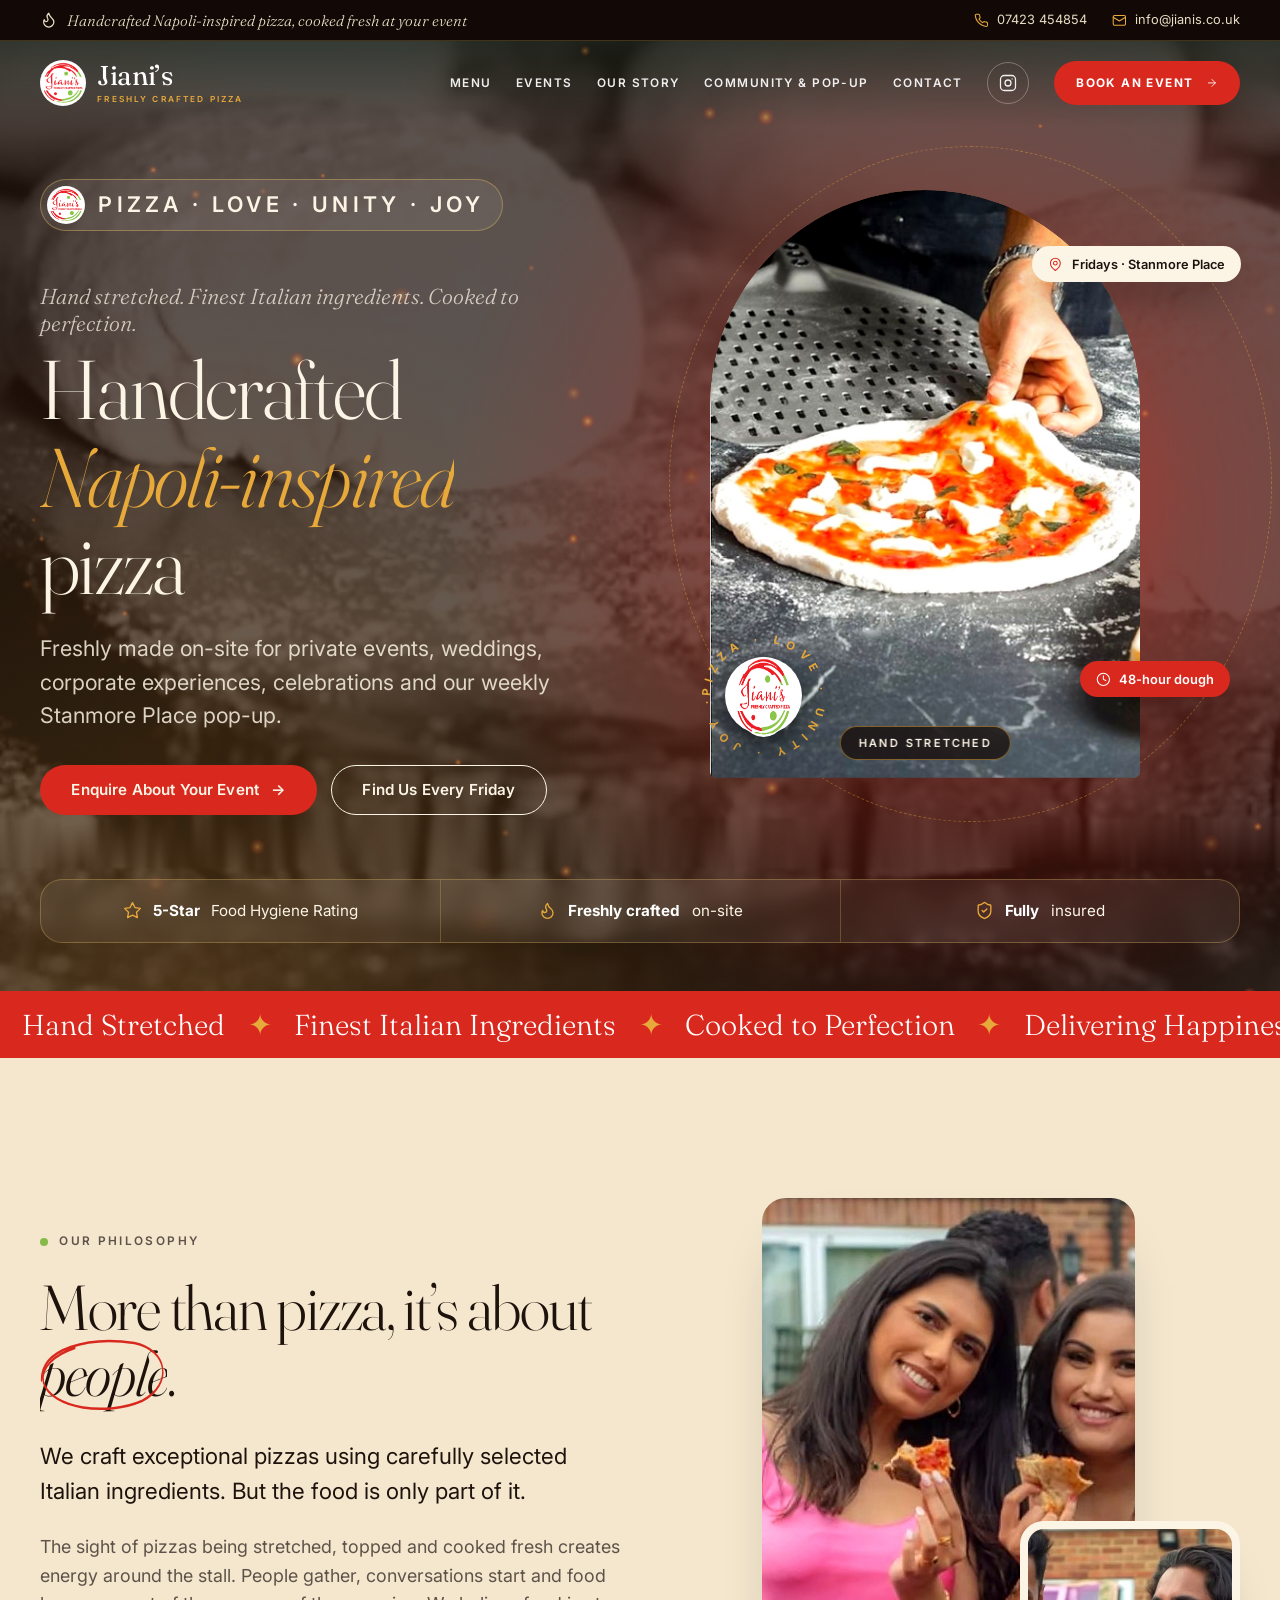
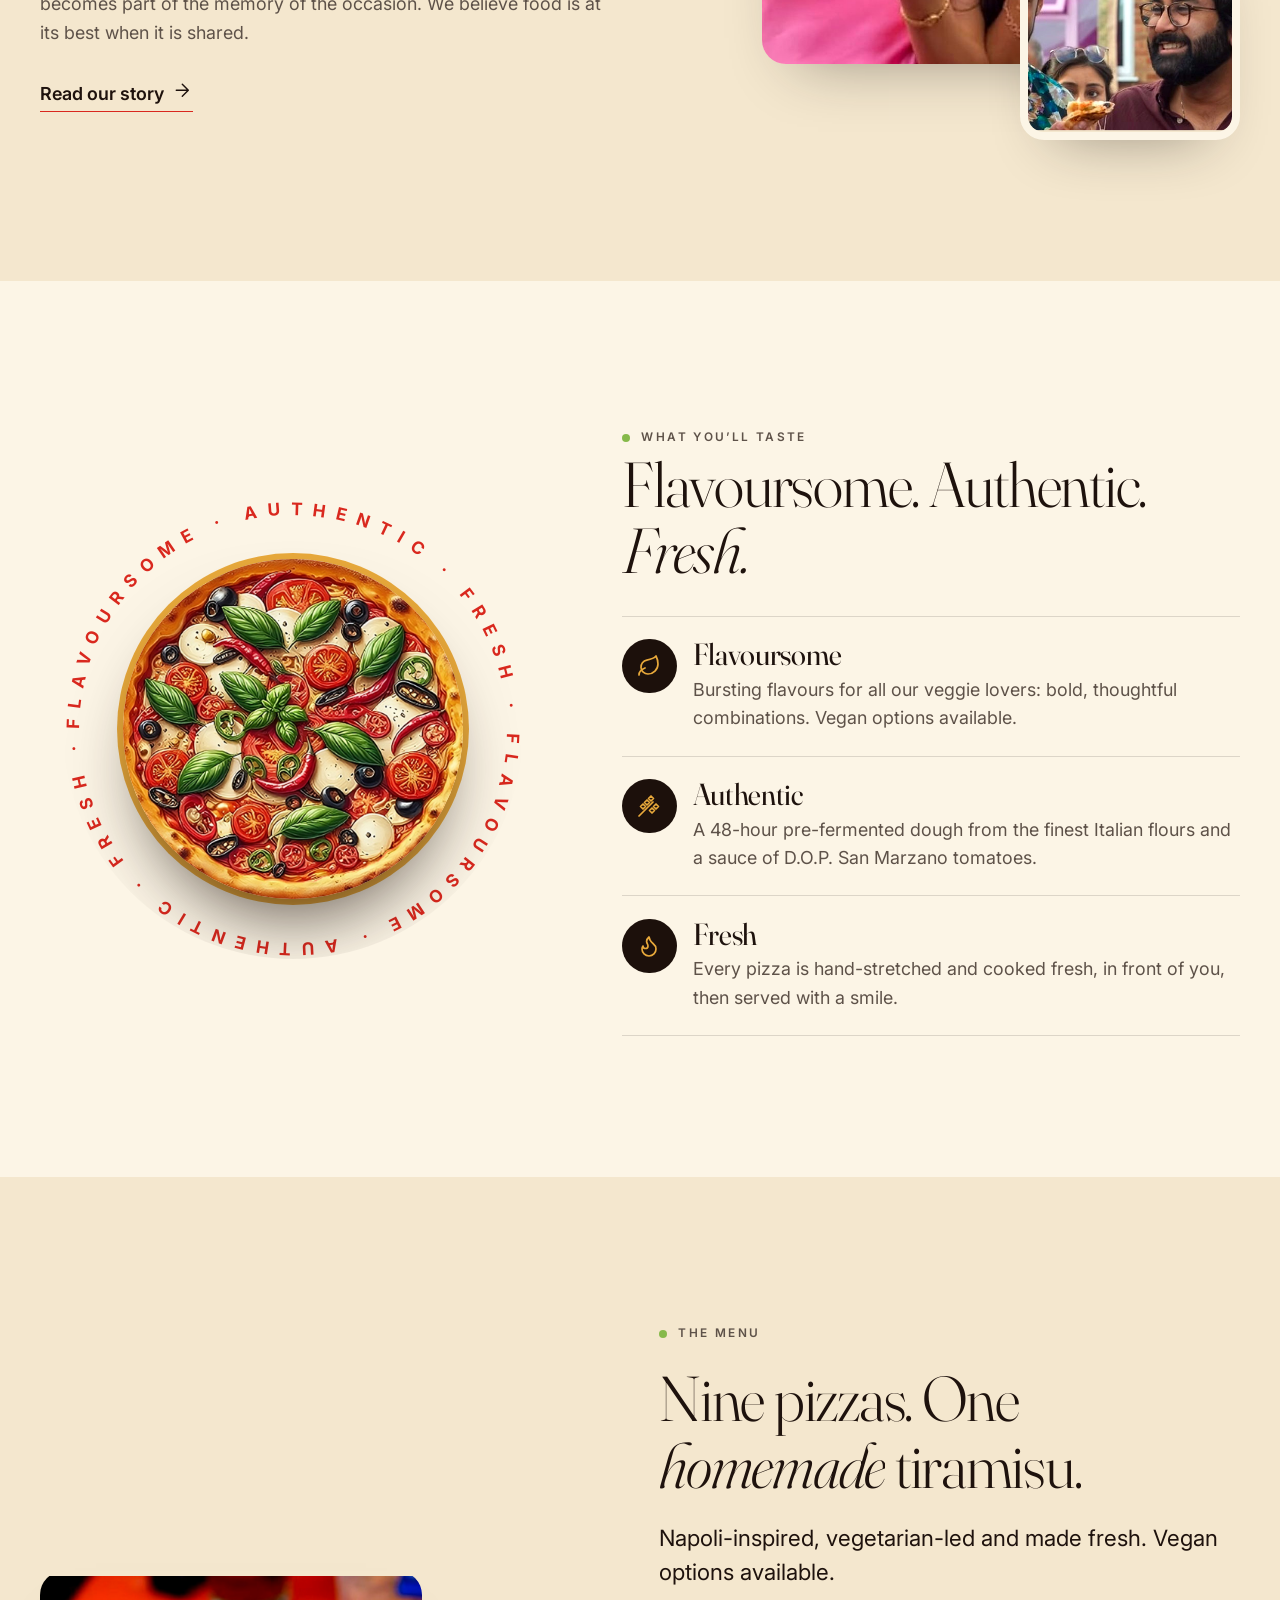
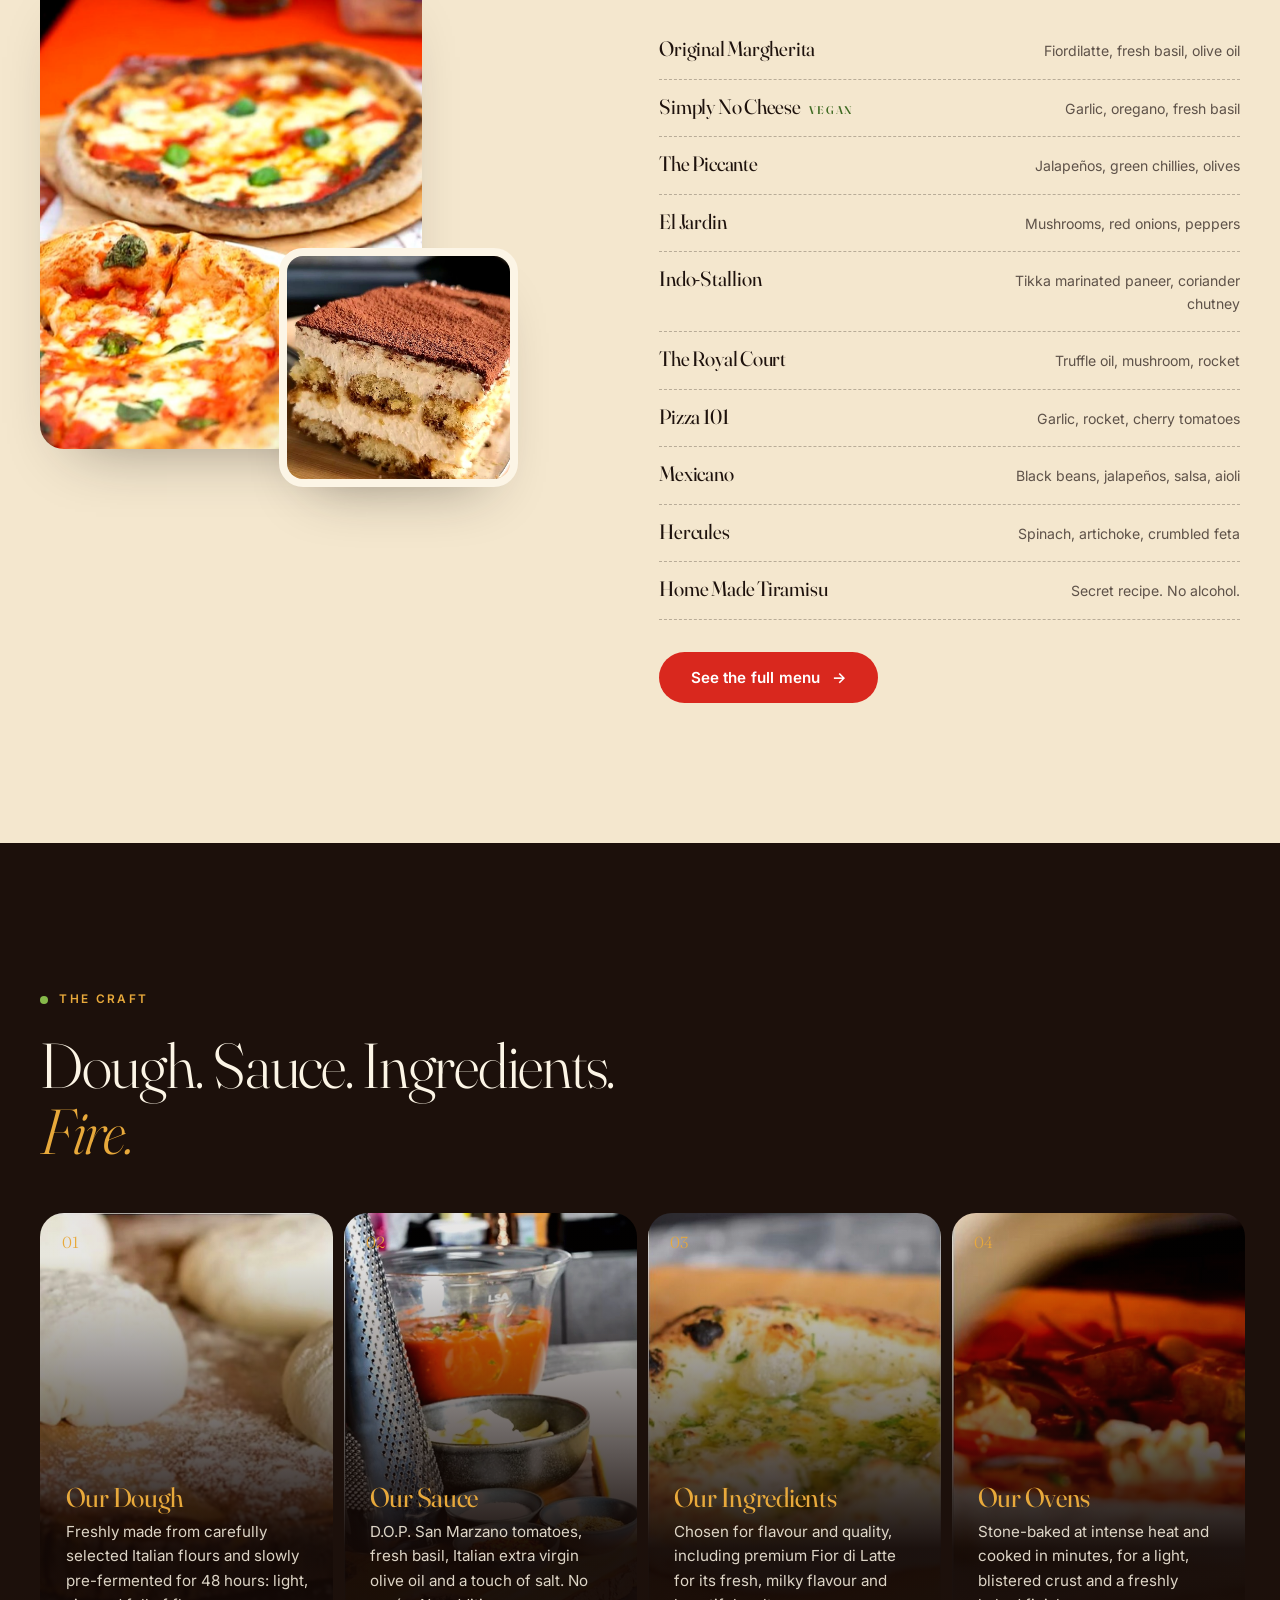
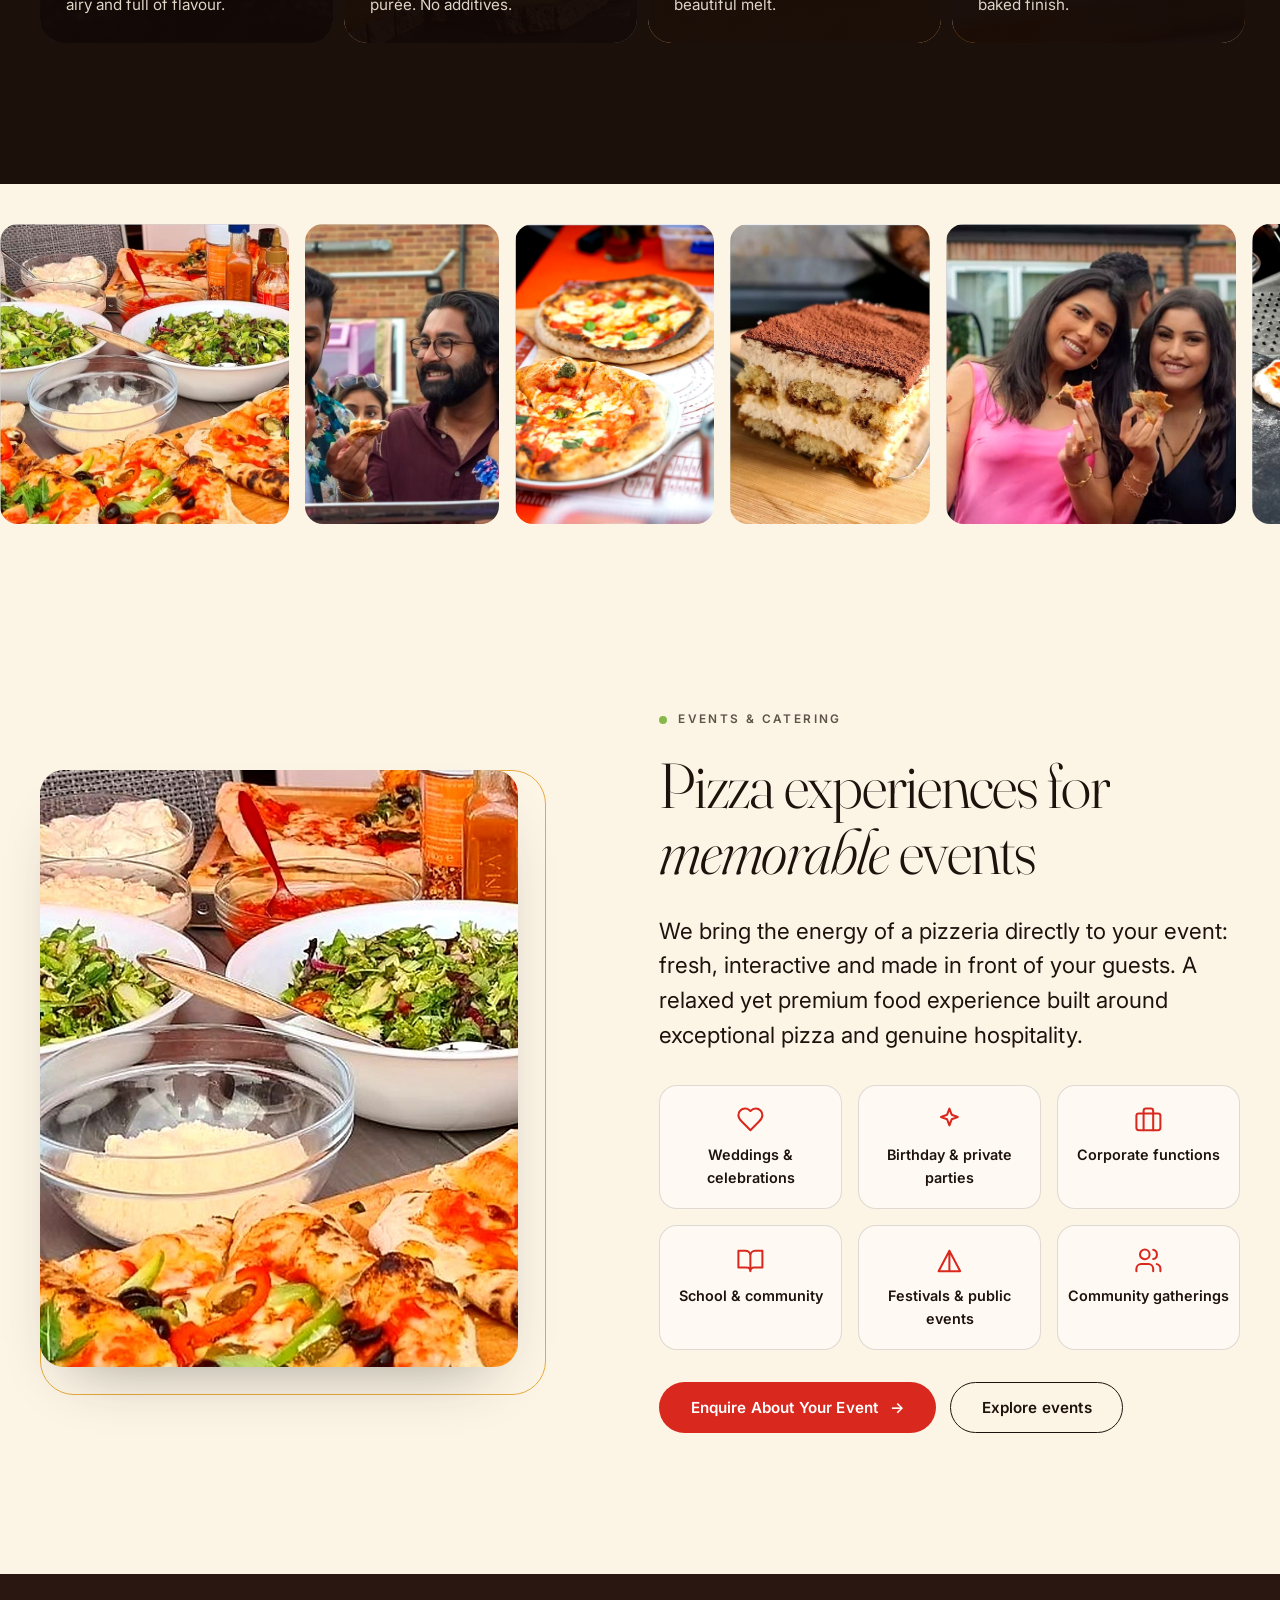
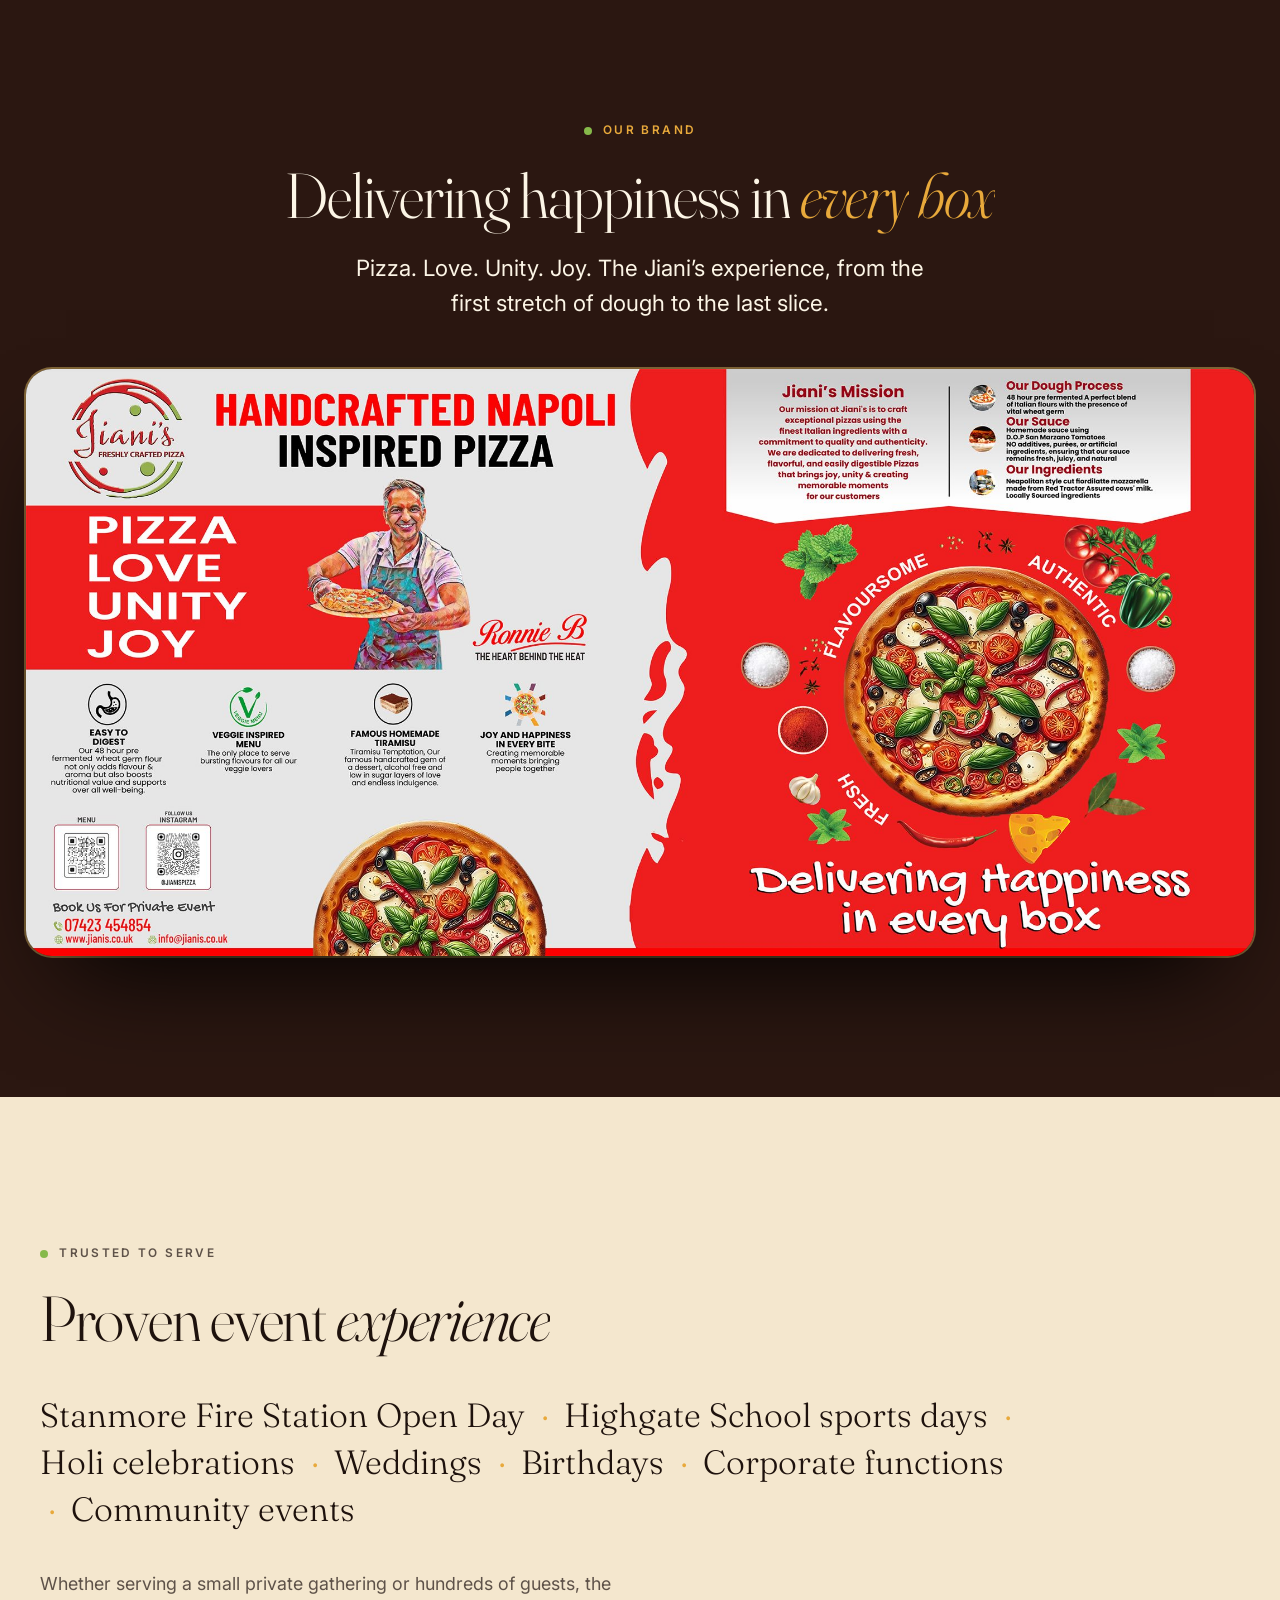
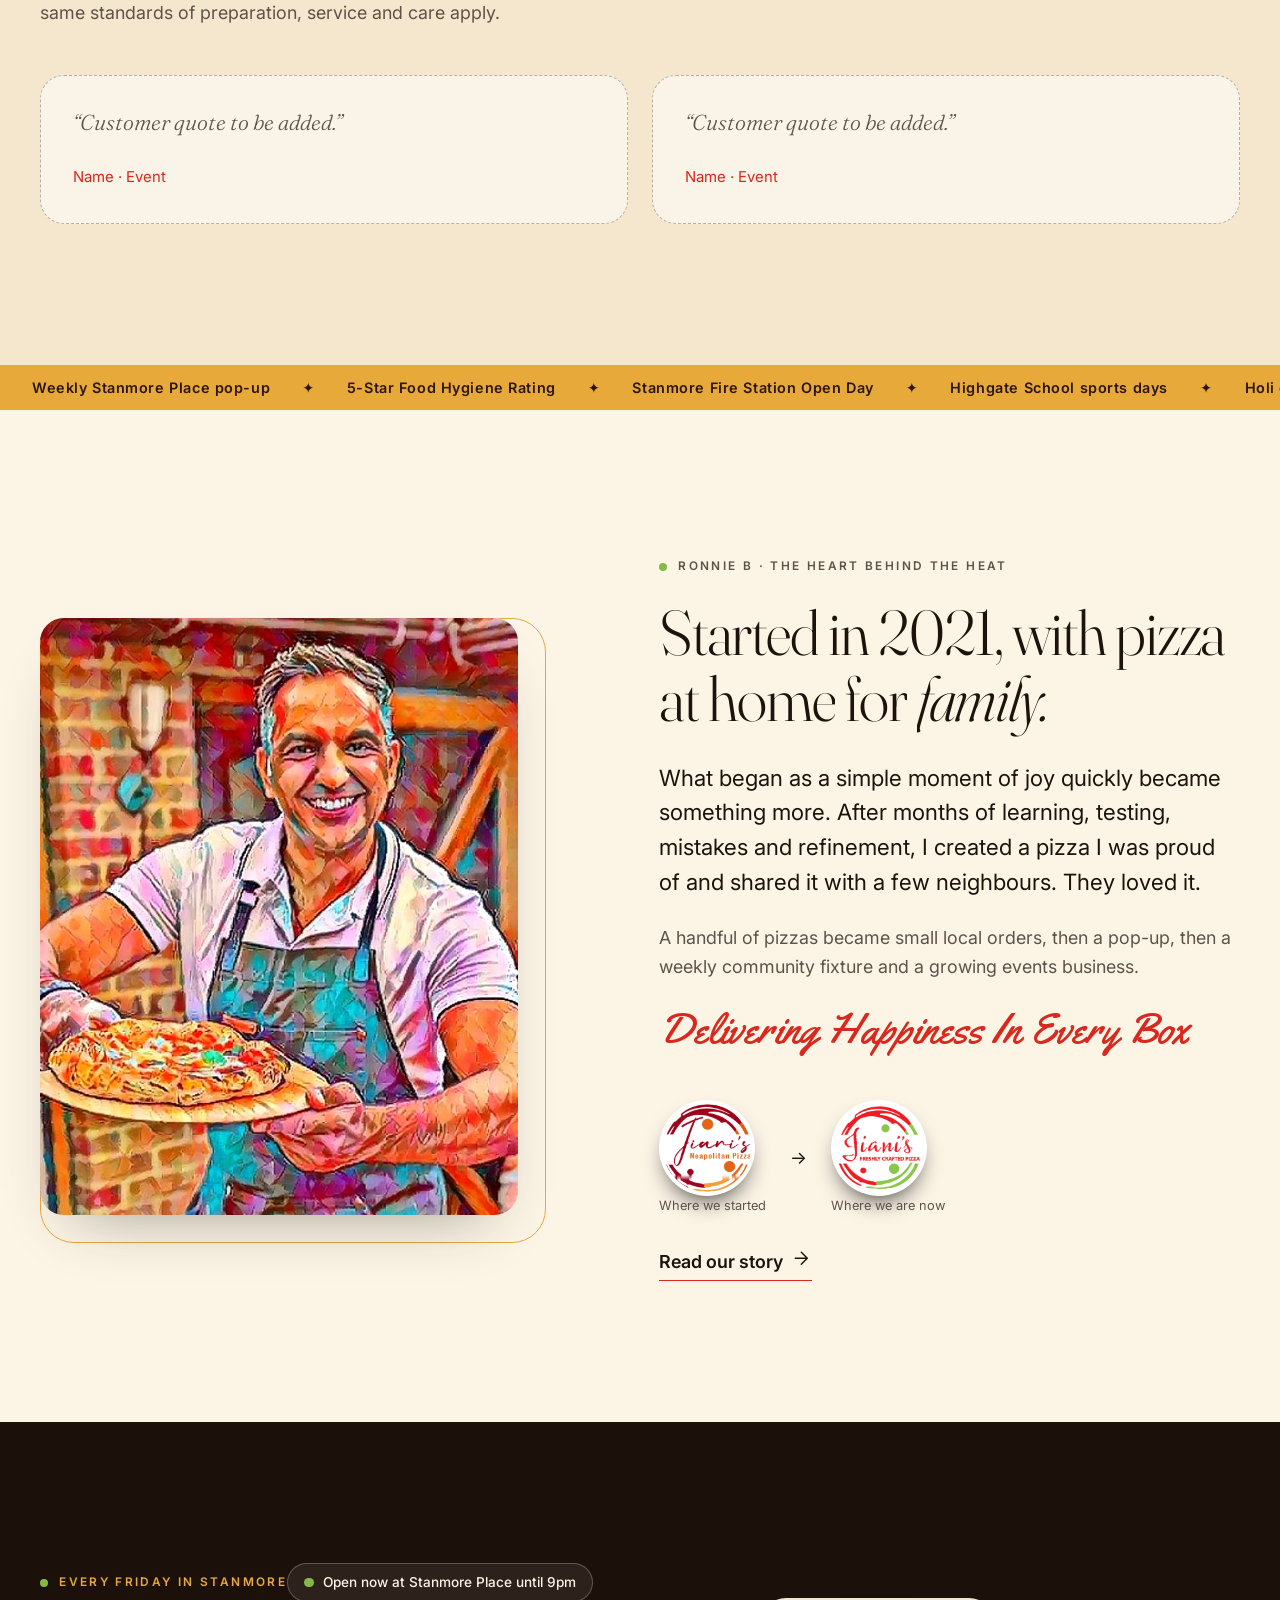
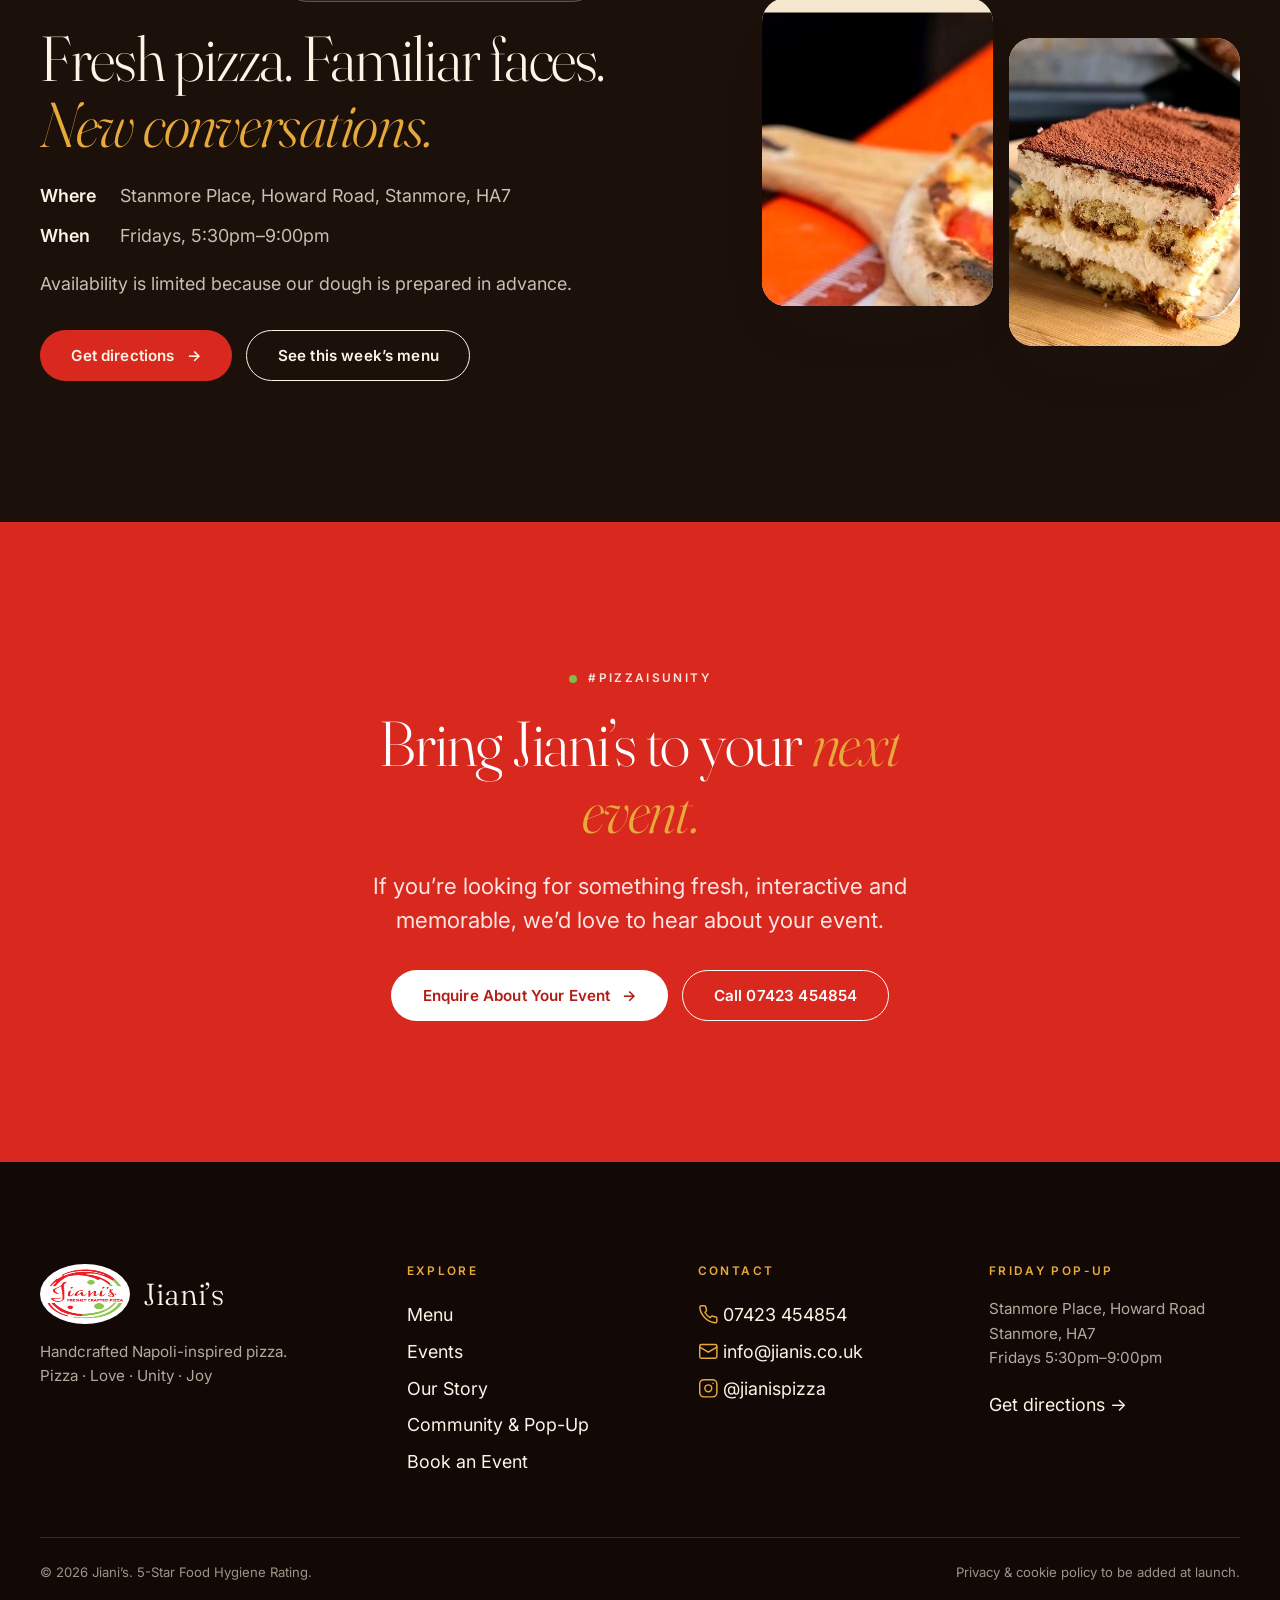
<file: index.html>
<!DOCTYPE html>
<html lang="en-GB"><head><meta charset="utf-8"><meta name="viewport" content="width=device-width,initial-scale=1">
<title>Jiani’s | Handcrafted Napoli-Inspired Pizza Catering, London</title><meta name="description" content="Freshly made Napoli-inspired pizza for weddings, private parties and corporate events across North West London, plus a weekly Friday pop-up in Stanmore.">
<meta property="og:type" content="website"><meta property="og:title" content="Jiani’s | Handcrafted Napoli-Inspired Pizza Catering, London"><meta property="og:description" content="Freshly made Napoli-inspired pizza for weddings, private parties and corporate events across North West London, plus a weekly Friday pop-up in Stanmore."><meta property="og:image" content="assets/og.jpg"><meta property="og:locale" content="en_GB"><meta name="theme-color" content="#FBF7F0">
<link rel="icon" href="assets/favicon.png"><link rel="preconnect" href="https://fonts.googleapis.com"><link rel="preconnect" href="https://fonts.gstatic.com" crossorigin>
<link href="https://fonts.googleapis.com/css2?family=Fraunces:ital,opsz,wght@0,9..144,300;0,9..144,400;1,9..144,300&family=Inter:wght@400;500;600&family=Yellowtail&display=swap" rel="stylesheet">
<link rel="stylesheet" href="css/style.css"><script type="application/ld+json">{"@context": "https://schema.org", "@type": "FoodEstablishment", "name": "Jiani’s", "description": "Handcrafted Napoli-inspired pizza, cooked fresh on-site for private events, weddings, corporate functions and a weekly Friday pop-up.", "servesCuisine": "Pizza", "telephone": "+44 7423 454854", "email": "info@jianis.co.uk", "url": "https://www.jianis.co.uk/", "image": "https://www.jianis.co.uk/assets/og.jpg", "sameAs": ["https://www.instagram.com/jianispizza/"], "address": {"@type": "PostalAddress", "streetAddress": "Stanmore Place, Howard Road", "addressLocality": "Stanmore", "addressRegion": "London", "postalCode": "HA7", "addressCountry": "GB"}, "openingHoursSpecification": [{"@type": "OpeningHoursSpecification", "dayOfWeek": "Friday", "opens": "17:30", "closes": "21:00"}], "areaServed": "North West London and Hertfordshire"}</script></head>
<body><svg width="0" height="0" style="position:absolute" aria-hidden="true"><symbol id="i-phone" viewBox="0 0 24 24"><path d="M22 16.9v3a2 2 0 0 1-2.2 2 19.8 19.8 0 0 1-8.6-3.1 19.5 19.5 0 0 1-6-6A19.8 19.8 0 0 1 2.1 4.2 2 2 0 0 1 4.1 2h3a2 2 0 0 1 2 1.7c.1 1 .4 1.9.7 2.8a2 2 0 0 1-.5 2.1L8.1 9.9a16 16 0 0 0 6 6l1.3-1.3a2 2 0 0 1 2.1-.4c.9.3 1.8.6 2.8.7a2 2 0 0 1 1.7 2z"/></symbol><symbol id="i-mail" viewBox="0 0 24 24"><rect x="2" y="4" width="20" height="16" rx="2"/><path d="m22 7-10 6L2 7"/></symbol><symbol id="i-pin" viewBox="0 0 24 24"><path d="M20 10c0 6-8 12-8 12S4 16 4 10a8 8 0 0 1 16 0z"/><circle cx="12" cy="10" r="3"/></symbol><symbol id="i-insta" viewBox="0 0 24 24"><rect x="2" y="2" width="20" height="20" rx="5"/><circle cx="12" cy="12" r="4"/><path d="M17.5 6.5h.01"/></symbol><symbol id="i-flame" viewBox="0 0 24 24"><path d="M8.5 14.5A2.5 2.5 0 0 0 11 12c0-1.4-.5-2-1-3-1-2.1-.3-3.9 2-6 .5 2.5 2 4.9 4 6.5 2 1.6 3 3.5 3 5.5a7 7 0 1 1-14 0c0-1.2.4-2.4 1-3 0 1.4.8 2.5 2.5 2.5z"/></symbol><symbol id="i-leaf" viewBox="0 0 24 24"><path d="M11 20A7 7 0 0 1 9.8 6.1C15.5 5 17 4.5 19 2c1 2 2 4.2 2 8 0 5.5-4.8 10-10 10z"/><path d="M2 21c0-3 1.9-5.5 6-7"/></symbol><symbol id="i-shield" viewBox="0 0 24 24"><path d="M20 13c0 5-3.5 7.5-7.7 9a1 1 0 0 1-.6 0C7.5 20.5 4 18 4 13V6a1 1 0 0 1 1-1c2 0 4.5-1.2 6.2-2.7a1.2 1.2 0 0 1 1.6 0C14.5 3.8 17 5 19 5a1 1 0 0 1 1 1z"/><path d="m9 12 2 2 4-4"/></symbol><symbol id="i-star" viewBox="0 0 24 24"><path d="m12 2 3.1 6.3 6.9 1-5 4.9 1.2 6.8L12 17.8 5.8 21l1.2-6.8-5-4.9 6.9-1z"/></symbol><symbol id="i-wheat" viewBox="0 0 24 24"><path d="M2 22 16 8"/><path d="M3.5 12.5 6 15l2.5-2.5L6 10zM7.5 8.5 10 11l2.5-2.5L10 6zM11.5 4.5 14 7l2.5-2.5L14 2zM12.5 16.5 15 19l2.5-2.5L15 14zM16.5 12.5 19 15l2.5-2.5L19 10z"/></symbol><symbol id="i-dessert" viewBox="0 0 24 24"><rect x="3" y="9" width="18" height="11" rx="2"/><path d="M3 13.5h18M3 17h18M12 9V5m0 0a1.5 1.5 0 1 0 0-.01"/></symbol><symbol id="i-heart" viewBox="0 0 24 24"><path d="M19 14c1.5-1.5 3-3.2 3-5.5A5.5 5.5 0 0 0 16.5 3c-1.8 0-3 .5-4.5 2-1.5-1.5-2.7-2-4.5-2A5.5 5.5 0 0 0 2 8.5c0 2.3 1.5 4 3 5.5l7 7z"/></symbol><symbol id="i-smile" viewBox="0 0 24 24"><circle cx="12" cy="12" r="10"/><path d="M8 14s1.5 2 4 2 4-2 4-2M9 9h.01M15 9h.01"/></symbol><symbol id="i-arrow" viewBox="0 0 24 24"><path d="M5 12h14M12 5l7 7-7 7"/></symbol><symbol id="i-clock" viewBox="0 0 24 24"><circle cx="12" cy="12" r="10"/><path d="M12 6v6l4 2"/></symbol><symbol id="i-spark" viewBox="0 0 24 24"><path d="M12 3l1.9 5.1L19 10l-5.1 1.9L12 17l-1.9-5.1L5 10l5.1-1.9z"/></symbol><symbol id="i-brief" viewBox="0 0 24 24"><rect x="2" y="7" width="20" height="14" rx="2"/><path d="M16 21V5a2 2 0 0 0-2-2h-4a2 2 0 0 0-2 2v16"/></symbol><symbol id="i-book" viewBox="0 0 24 24"><path d="M2 4h6a4 4 0 0 1 4 4v13a3 3 0 0 0-3-3H2zM22 4h-6a4 4 0 0 0-4 4v13a3 3 0 0 1 3-3h7z"/></symbol><symbol id="i-tent" viewBox="0 0 24 24"><path d="M3 21 12 4l9 17zM12 4v17"/></symbol><symbol id="i-users" viewBox="0 0 24 24"><path d="M16 21v-2a4 4 0 0 0-4-4H6a4 4 0 0 0-4 4v2"/><circle cx="9" cy="7" r="4"/><path d="M22 21v-2a4 4 0 0 0-3-3.9M16 3.1a4 4 0 0 1 0 7.8"/></symbol><symbol id="i-slice" viewBox="0 0 24 24"><path d="M3 7c6-4 12-4 18 0L12 22z"/><circle cx="10" cy="11" r="1"/><circle cx="14" cy="13" r="1"/><circle cx="12" cy="17" r=".8"/></symbol></svg><div class="intro" id="intro" aria-hidden="true"><div class="pc"><div class="iw"><svg viewBox="0 0 100 100"><circle cx="50" cy="50" r="48.5" pathLength="1"/></svg><div class="lg"><img src="assets/logo-new.png" alt=""></div></div><p class="words"><span>Pizza</span><span>Love</span><span>Unity</span><span>Joy</span></p></div></div><script>try{if(sessionStorage.getItem("jv")){document.getElementById("intro").remove()}else{sessionStorage.setItem("jv",1)}}catch(e){}</script><a class="skip" href="#main">Skip to content</a>
<!-- SHARED HEADER -->
<header class="hdr"><div class="topbar"><div class="wrap tb"><p><svg class="i" aria-hidden="true"><use href="#i-flame"/></svg>Handcrafted Napoli-inspired pizza, cooked fresh at your event</p><div class="tbl"><a href="tel:07423454854"><svg class="i" aria-hidden="true"><use href="#i-phone"/></svg>07423 454854</a><a href="mailto:info@jianis.co.uk"><svg class="i" aria-hidden="true"><use href="#i-mail"/></svg>info@jianis.co.uk</a></div></div></div>
<div class="wrap hdr-in"><a class="brand" href="index.html" aria-label="Jiani’s home"><img src="assets/logo-new.png" alt="" width="46" height="46"><span>Jiani’s<small>Freshly crafted pizza</small></span></a>
<button class="burger" aria-label="Menu" aria-expanded="false" aria-controls="nav"><i></i><i></i></button>
<nav class="nav" id="nav" aria-label="Main"><a href="menu.html">Menu</a><a href="events.html">Events</a><a href="story.html">Our Story</a><a href="community.html">Community &amp; Pop-Up</a><a href="contact.html">Contact</a><a class="soc" href="https://www.instagram.com/jianispizza/" target="_blank" rel="noopener" aria-label="Jiani’s on Instagram"><svg class="i" aria-hidden="true"><use href="#i-insta"/></svg></a><a class="btn btn-p" href="contact.html">Book an Event <svg class="i" aria-hidden="true"><use href="#i-arrow"/></svg></a>
<div class="mc"><a href="tel:07423454854"><svg class="i" aria-hidden="true"><use href="#i-phone"/></svg>07423 454854</a><a href="mailto:info@jianis.co.uk"><svg class="i" aria-hidden="true"><use href="#i-mail"/></svg>info@jianis.co.uk</a><a href="https://www.instagram.com/jianispizza/" target="_blank" rel="noopener"><svg class="i" aria-hidden="true"><use href="#i-insta"/></svg>@jianispizza</a></div></nav></div></header>
<main id="main">
<section class="hero dk"><div class="hero-media"><img src="assets/hero-dough.jpg" alt="" width="1800" height="1425" style="object-position:50% 55%" fetchpriority="high"></div><canvas class="embers" aria-hidden="true"></canvas>
<div class="wrap hero-grid"><div><p class="eyebrow pill"><img src="assets/logo-new.png" alt="" width="38" height="38">Pizza · Love · Unity · Joy</p>
<p class="tagline">Hand stretched. Finest Italian ingredients. Cooked to perfection.</p>
<h1 data-split>Handcrafted <em>Napoli-inspired</em> pizza</h1>
<p class="sub lead" style="margin-top:1.5rem">Freshly made on-site for private events, weddings, corporate experiences, celebrations and our weekly Stanmore Place pop-up.</p>
<div class="btns"><a class="btn btn-p" href="contact.html">Enquire About Your Event<span class="ar" aria-hidden="true">→</span></a><a class="btn btn-s" href="community.html">Find Us Every Friday</a></div></div>
<div class="hvis"><figure class="arch" style="margin:0"><img class="on" src="assets/pizza-pair.jpg" alt="Two freshly baked Jiani’s pizzas" width="1000" height="1502" fetchpriority="high"><img src="assets/stretching.jpg" alt="Hand-stretched pizza dough being topped" width="900" height="1345"><img src="assets/tiramisu.jpg" alt="Homemade tiramisu" width="900" height="1350"><figcaption id="archcap">Stone-baked</figcaption></figure>
<div class="seal2"><svg viewBox="0 0 120 120" aria-hidden="true"><defs><path id="sp" d="M60,60 m-50,0 a50,50 0 1,1 100,0 a50,50 0 1,1 -100,0"/></defs><text><textPath href="#sp" textLength="312" lengthAdjust="spacing">PIZZA · LOVE · UNITY · JOY ·</textPath></text></svg><div><img src="assets/logo-new.png" alt="Jiani’s logo" width="80" height="80"></div></div>
<span class="chip c1"><svg class="i" aria-hidden="true"><use href="#i-pin"/></svg>Fridays · Stanmore Place</span><span class="chip c2"><svg class="i" aria-hidden="true"><use href="#i-clock"/></svg>48-hour dough</span></div></div>
<div class="wrap"><ul class="trust"><li><svg class="i" aria-hidden="true"><use href="#i-star"/></svg><b>5-Star</b> Food Hygiene Rating</li><li><svg class="i" aria-hidden="true"><use href="#i-flame"/></svg><b>Freshly crafted</b> on-site</li><li><svg class="i" aria-hidden="true"><use href="#i-shield"/></svg><b>Fully</b> insured</li></ul></div></section>
<div class="band mq" aria-hidden="true"><div><span>Hand Stretched</span><b>✦</b><span>Finest Italian Ingredients</span><b>✦</b><span>Cooked to Perfection</span><b>✦</b><span>Delivering Happiness In Every Box</span><b>✦</b><span>Hand Stretched</span><b>✦</b><span>Finest Italian Ingredients</span><b>✦</b><span>Cooked to Perfection</span><b>✦</b><span>Delivering Happiness In Every Box</span><b>✦</b><span>Hand Stretched</span><b>✦</b><span>Finest Italian Ingredients</span><b>✦</b><span>Cooked to Perfection</span><b>✦</b><span>Delivering Happiness In Every Box</span><b>✦</b></div></div>

<section class="alt"><div class="wrap grid" style="align-items:center">
<div style="grid-column:1/span 6"><p class="eyebrow">Our philosophy</p><h2 data-split>More than pizza, it’s about <span class="circled"><em>people</em><svg class="brush" viewBox="0 0 300 100" preserveAspectRatio="none" aria-hidden="true"><path pathLength="1" d="M20 58 C 18 20, 120 6, 215 14 C 285 22, 298 62, 232 82 C 160 100, 40 92, 24 60 C 18 42, 48 28, 90 20"/></svg></span>.</h2>
<p class="lead rv" style="margin-top:2rem">We craft exceptional pizzas using carefully selected Italian ingredients. But the food is only part of it.</p>
<p class="rv">The sight of pizzas being stretched, topped and cooked fresh creates energy around the stall. People gather, conversations start and food becomes part of the memory of the occasion. We believe food is at its best when it is shared.</p>
<div class="btns rv"><a class="tlink" href="story.html">Read our story <svg class="i" aria-hidden="true"><use href="#i-arrow"/></svg></a></div></div>
<div style="grid-column:8/span 5"><div class="collage"><div class="ph r45 imgrv " data-par><img src="assets/guests-women.jpg" alt="Two guests smiling and enjoying slices of Jiani’s pizza" width="1000" height="1035" style="object-position:50% 30%" loading="lazy" decoding="async"></div><div class="ph sm r11 imgrv" data-par><img src="assets/guests-men.jpg" alt="Guests enjoying pizza at an event" width="900" height="1397" style="object-position:50% 25%" loading="lazy" decoding="async"></div></div></div></div></section>

<section><div class="wrap flav"><div class="fring rv"><svg viewBox="0 0 400 400" aria-hidden="true"><defs><path id="fp" d="M200,200 m-186,0 a186,186 0 1,1 372,0 a186,186 0 1,1 -372,0"/></defs><text><textPath href="#fp" textLength="1160" lengthAdjust="spacing">FLAVOURSOME · AUTHENTIC · FRESH · FLAVOURSOME · AUTHENTIC · FRESH · </textPath></text></svg><div class="pz"><img src="assets/hero-pizza.jpg" alt="A Jiani’s pizza with basil, tomato, olives and mozzarella" width="900" height="900" loading="lazy"></div></div>
<div class="fl3"><p class="eyebrow">What you’ll taste</p><h2 data-split style="margin-bottom:2rem">Flavoursome. Authentic. <em>Fresh.</em></h2>
<div class="row rv"><div class="ic2"><svg class="i" aria-hidden="true"><use href="#i-leaf"/></svg></div><div><h3>Flavoursome</h3><p>Bursting flavours for all our veggie lovers: bold, thoughtful combinations. Vegan options available.</p></div></div>
<div class="row rv"><div class="ic2"><svg class="i" aria-hidden="true"><use href="#i-wheat"/></svg></div><div><h3>Authentic</h3><p>A 48-hour pre-fermented dough from the finest Italian flours and a sauce of D.O.P. San Marzano tomatoes.</p></div></div>
<div class="row rv"><div class="ic2"><svg class="i" aria-hidden="true"><use href="#i-flame"/></svg></div><div><h3>Fresh</h3><p>Every pizza is hand-stretched and cooked fresh, in front of you, then served with a smile.</p></div></div></div></div></section>

<section class="alt"><div class="wrap grid" style="align-items:center"><div style="grid-column:1/span 5"><div class="menuimg"><div class="ph r45 imgrv " data-par><img src="assets/pizza-pair.jpg" alt="Two freshly baked Jiani’s pizzas" width="1000" height="1502" style="object-position:50% 40%" loading="lazy" decoding="async"></div><div class="ph sm r11 imgrv"><img src="assets/tiramisu.jpg" alt="Homemade tiramisu" width="900" height="1350" style="object-position:50% 50%" loading="lazy" decoding="async"></div></div></div>
<div style="grid-column:7/span 6"><p class="eyebrow">The menu</p><h2 data-split>Nine pizzas. One <em>homemade</em> tiramisu.</h2><p class="lead rv" style="margin-top:1.4rem">Napoli-inspired, vegetarian-led and made fresh. Vegan options available.</p>
<div class="glancemenu" style="grid-template-columns:1fr"><div class="gm rv"><h3>Original Margherita</h3><span>Fiordilatte, fresh basil, olive oil</span></div><div class="gm rv"><h3>Simply No Cheese<em>Vegan</em></h3><span>Garlic, oregano, fresh basil</span></div><div class="gm rv"><h3>The Piccante</h3><span>Jalapeños, green chillies, olives</span></div><div class="gm rv"><h3>El Jardin</h3><span>Mushrooms, red onions, peppers</span></div><div class="gm rv"><h3>Indo-Stallion</h3><span>Tikka marinated paneer, coriander chutney</span></div><div class="gm rv"><h3>The Royal Court</h3><span>Truffle oil, mushroom, rocket</span></div><div class="gm rv"><h3>Pizza 101</h3><span>Garlic, rocket, cherry tomatoes</span></div><div class="gm rv"><h3>Mexicano</h3><span>Black beans, jalapeños, salsa, aioli</span></div><div class="gm rv"><h3>Hercules</h3><span>Spinach, artichoke, crumbled feta</span></div><div class="gm rv"><h3>Home Made Tiramisu</h3><span>Secret recipe. No alcohol.</span></div></div><div class="btns rv"><a class="btn btn-p" href="menu.html">See the full menu<span class="ar" aria-hidden="true">→</span></a></div></div></div></section>

<section class="dk"><div class="wrap"><div class="narrow"><p class="eyebrow">The craft</p><h2 data-split>Dough. Sauce. Ingredients. <em>Fire.</em></h2></div>
<div class="panels"><a class="panel rv" href="story.html"><img src="assets/dough.jpg" alt="Pre-fermented pizza dough on a wooden board" width="1200" height="950" loading="lazy"><b>01</b><div><h3>Our Dough</h3><p>Freshly made from carefully selected Italian flours and slowly pre-fermented for 48 hours: light, airy and full of flavour.</p></div></a>
<a class="panel rv" href="menu.html" style="--d:.1s"><img src="assets/sauce.jpg" alt="Homemade sauce and fresh ingredients" width="900" height="1343" loading="lazy"><b>02</b><div><h3>Our Sauce</h3><p>D.O.P. San Marzano tomatoes, fresh basil, Italian extra virgin olive oil and a touch of salt. No purée. No additives.</p></div></a>
<a class="panel rv" href="menu.html" style="--d:.2s"><img src="assets/ingredients.jpg" alt="A garlic and herb pizza" width="900" height="1350" loading="lazy"><b>03</b><div><h3>Our Ingredients</h3><p>Chosen for flavour and quality, including premium Fior di Latte for its fresh, milky flavour and beautiful melt.</p></div></a>
<a class="panel rv" href="events.html" style="--d:.3s"><img src="assets/oven.jpg" alt="A pizza cooking in the oven" width="900" height="2077" loading="lazy"><b>04</b><div><h3>Our Ovens</h3><p>Stone-baked at intense heat and cooked in minutes, for a light, blistered crust and a freshly baked finish.</p></div></a></div></div></section>
<div class="strip mq" aria-hidden="true"><div><img src="assets/catering-spread.jpg" alt="" loading="lazy"><img src="assets/guests-men.jpg" alt="" loading="lazy"><img src="assets/pizza-pair.jpg" alt="" loading="lazy"><img src="assets/tiramisu.jpg" alt="" loading="lazy"><img src="assets/guests-women.jpg" alt="" loading="lazy"><img src="assets/stretching.jpg" alt="" loading="lazy"><img src="assets/pizza-board.jpg" alt="" loading="lazy"><img src="assets/ingredients.jpg" alt="" loading="lazy"></div></div>
<section><div class="wrap grid" style="align-items:center">
<div style="grid-column:1/span 5" class="frame"><div class="ph r45 imgrv " data-par><img src="assets/catering-spread.jpg" alt="A Jiani’s catering spread of pizzas and salads" width="1200" height="1244" style="object-position:50% 40%" loading="lazy" decoding="async"></div></div>
<div style="grid-column:7/span 6"><p class="eyebrow">Events &amp; catering</p><h2 data-split>Pizza experiences for <em>memorable</em> events</h2>
<p class="lead rv" style="margin-top:1.8rem">We bring the energy of a pizzeria directly to your event: fresh, interactive and made in front of your guests. A relaxed yet premium food experience built around exceptional pizza and genuine hospitality.</p>
<div class="evi three rv"><div><svg class="i" aria-hidden="true"><use href="#i-heart"/></svg>Weddings &amp; celebrations</div><div><svg class="i" aria-hidden="true"><use href="#i-spark"/></svg>Birthday &amp; private parties</div><div><svg class="i" aria-hidden="true"><use href="#i-brief"/></svg>Corporate functions</div><div><svg class="i" aria-hidden="true"><use href="#i-book"/></svg>School &amp; community</div><div><svg class="i" aria-hidden="true"><use href="#i-tent"/></svg>Festivals &amp; public events</div><div><svg class="i" aria-hidden="true"><use href="#i-users"/></svg>Community gatherings</div></div>
<div class="btns rv"><a class="btn btn-p" href="contact.html">Enquire About Your Event<span class="ar" aria-hidden="true">→</span></a><a class="btn btn-s" href="events.html" style="color:var(--ink)">Explore events</a></div></div></div></section>

<section class="dk d2"><div class="wrap center"><p class="eyebrow">Our brand</p><h2 data-split>Delivering happiness in <em>every box</em></h2><p class="lead rv mx narrow" style="margin-top:1.4rem">Pizza. Love. Unity. Joy. The Jiani’s experience, from the first stretch of dough to the last slice.</p></div>
<div class="bn rv"><img src="assets/banner-full.jpg" alt="The Jiani’s brand banner: Handcrafted Napoli Inspired Pizza. Pizza, Love, Unity, Joy. Ronnie B, the heart behind the heat. Delivering happiness in every box." width="2200" height="1052" loading="lazy"></div><p class="swipe" aria-hidden="true">Swipe to explore ↔</p></section>

<section class="alt"><div class="wrap"><div class="narrow"><p class="eyebrow">Trusted to serve</p><h2 data-split>Proven event <em>experience</em></h2></div>
<p class="names rv" style="margin-top:2.5rem;max-width:62rem;color:var(--ink)">Stanmore Fire Station Open Day <span>·</span> Highgate School sports days <span>·</span> Holi celebrations <span>·</span> Weddings <span>·</span> Birthdays <span>·</span> Corporate functions <span>·</span> Community events</p>
<p class="rv narrow" style="margin-top:1.5rem">Whether serving a small private gathering or hundreds of guests, the same standards of preparation, service and care apply.</p>
<div class="quotes"><div class="quote rv" style="border-color:rgba(30,18,13,.3);background:rgba(255,255,255,.5)"><p style="color:var(--grey)">“Customer quote to be added.”</p><small style="color:var(--red)">Name · Event</small></div><div class="quote rv" style="--d:.1s;border-color:rgba(30,18,13,.3);background:rgba(255,255,255,.5)"><p style="color:var(--grey)">“Customer quote to be added.”</p><small style="color:var(--red)">Name · Event</small></div></div></div></section>
<div class="glance mq" aria-hidden="true"><div><span>Weekly Stanmore Place pop-up</span><b>✦</b><span>5-Star Food Hygiene Rating</span><b>✦</b><span>Stanmore Fire Station Open Day</span><b>✦</b><span>Highgate School sports days</span><b>✦</b><span>Holi celebrations</span><b>✦</b><span>Young volunteers gaining experience</span><b>✦</b><span>Bringing people together through pizza</span><b>✦</b><span>Weekly Stanmore Place pop-up</span><b>✦</b><span>5-Star Food Hygiene Rating</span><b>✦</b><span>Stanmore Fire Station Open Day</span><b>✦</b><span>Highgate School sports days</span><b>✦</b><span>Holi celebrations</span><b>✦</b><span>Young volunteers gaining experience</span><b>✦</b><span>Bringing people together through pizza</span><b>✦</b></div></div>

<section><div class="wrap grid" style="align-items:center"><div style="grid-column:1/span 5" class="frame"><div class="ph r45 imgrv " data-par><img src="assets/ronnie.jpg" alt="Ronnie B serving a freshly baked pizza" width="1000" height="1279" style="object-position:50% 30%" loading="lazy" decoding="async"></div></div>
<div style="grid-column:7/span 6"><p class="eyebrow">Ronnie B · The heart behind the heat</p><h2 data-split>Started in 2021, with pizza at home for <em>family.</em></h2>
<p class="lead rv" style="margin-top:1.8rem">What began as a simple moment of joy quickly became something more. After months of learning, testing, mistakes and refinement, I created a pizza I was proud of and shared it with a few neighbours. They loved it.</p>
<p class="rv">A handful of pizzas became small local orders, then a pop-up, then a weekly community fixture and a growing events business.</p>
<p class="script sig rv">Delivering Happiness In Every Box</p>
<div class="tn rv"><figure><img src="assets/logo.png" alt="Original Jiani’s Neapolitan Pizza logo" width="96" height="96" loading="lazy"><figcaption>Where we started</figcaption></figure><span aria-hidden="true">→</span><figure><img src="assets/logo-new.png" alt="Current Jiani’s Freshly Crafted Pizza logo" width="96" height="96" loading="lazy"><figcaption>Where we are now</figcaption></figure></div>
<div class="btns rv"><a class="tlink" href="story.html">Read our story <svg class="i" aria-hidden="true"><use href="#i-arrow"/></svg></a></div></div></div></section>

<section class="dk"><div class="wrap grid" style="align-items:center"><div style="grid-column:1/span 6"><p class="eyebrow">Every Friday in Stanmore</p><div class="live"><i></i><span id="lv">Every Friday</span></div><h2 data-split>Fresh pizza. Familiar faces. <em>New conversations.</em></h2>
<dl class="facts rv"><dt>Where</dt><dd>Stanmore Place, Howard Road, Stanmore, HA7</dd><dt>When</dt><dd>Fridays, 5:30pm–9:00pm</dd></dl>
<p class="rv" style="margin-top:1.2rem">Availability is limited because our dough is prepared in advance.</p>
<div class="btns rv"><a class="btn btn-p" href="https://www.google.com/maps/search/?api=1&query=Stanmore+Place+Howard+Road+Stanmore+HA7">Get directions<span class="ar" aria-hidden="true">→</span></a><a class="btn btn-s" href="menu.html">See this week’s menu</a></div></div>
<div style="grid-column:8/span 5;display:grid;grid-template-columns:1fr 1fr;gap:1rem"><div class="ph r34 imgrv " data-par><img src="assets/pizza-board.jpg" alt="Pizza at the Friday pop-up" width="900" height="1952" style="object-position:50% 30%" loading="lazy" decoding="async"></div><div class="ph r34 imgrv " style="margin-top:2.5rem"><img src="assets/tiramisu.jpg" alt="Homemade tiramisu" width="900" height="1350" style="object-position:50% 50%" loading="lazy" decoding="async"></div></div></div></section>
<section class="final"><div class="wrap center"><p class="eyebrow" style="color:#fff">#PizzaIsUnity</p><h2 data-split>Bring Jiani’s to your <em>next event.</em></h2><p class="lead rv mx narrow" style="margin-top:1.6rem">If you’re looking for something fresh, interactive and memorable, we’d love to hear about your event.</p><div class="btns rv" style="justify-content:center"><a class="btn btn-w" href="contact.html">Enquire About Your Event <span class="ar" aria-hidden="true">→</span></a><a class="btn btn-s" href="tel:07423454854">Call 07423 454854</a></div></div></section>
</main>
<!-- SHARED FOOTER -->
<footer><div class="wrap"><div class="fgrid"><div><div class="fbrand"><img src="assets/logo-new.png" alt="Jiani’s Freshly Crafted Pizza logo" width="60" height="60" loading="lazy">Jiani’s</div><p>Handcrafted Napoli-inspired pizza.<br>Pizza · Love · Unity · Joy</p></div>
<div><h4>Explore</h4><a href="menu.html">Menu</a><a href="events.html">Events</a><a href="story.html">Our Story</a><a href="community.html">Community &amp; Pop-Up</a><a href="contact.html">Book an Event</a></div>
<div><h4>Contact</h4><a href="tel:07423454854"><svg class="i" aria-hidden="true"><use href="#i-phone"/></svg> 07423 454854</a><a href="mailto:info@jianis.co.uk"><svg class="i" aria-hidden="true"><use href="#i-mail"/></svg> info@jianis.co.uk</a><a href="https://www.instagram.com/jianispizza/" target="_blank" rel="noopener"><svg class="i" aria-hidden="true"><use href="#i-insta"/></svg> @jianispizza</a></div>
<div><h4>Friday pop-up</h4><p>Stanmore Place, Howard Road<br>Stanmore, HA7<br>Fridays 5:30pm–9:00pm</p><a href="https://www.google.com/maps/search/?api=1&query=Stanmore+Place+Howard+Road+Stanmore+HA7" target="_blank" rel="noopener">Get directions →</a></div></div>
<div class="legal"><span>© 2026 Jiani’s. 5-Star Food Hygiene Rating.</span><span>Privacy &amp; cookie policy to be added at launch.</span></div></div></footer>
<script src="js/main.js" defer></script></body></html>
</file>
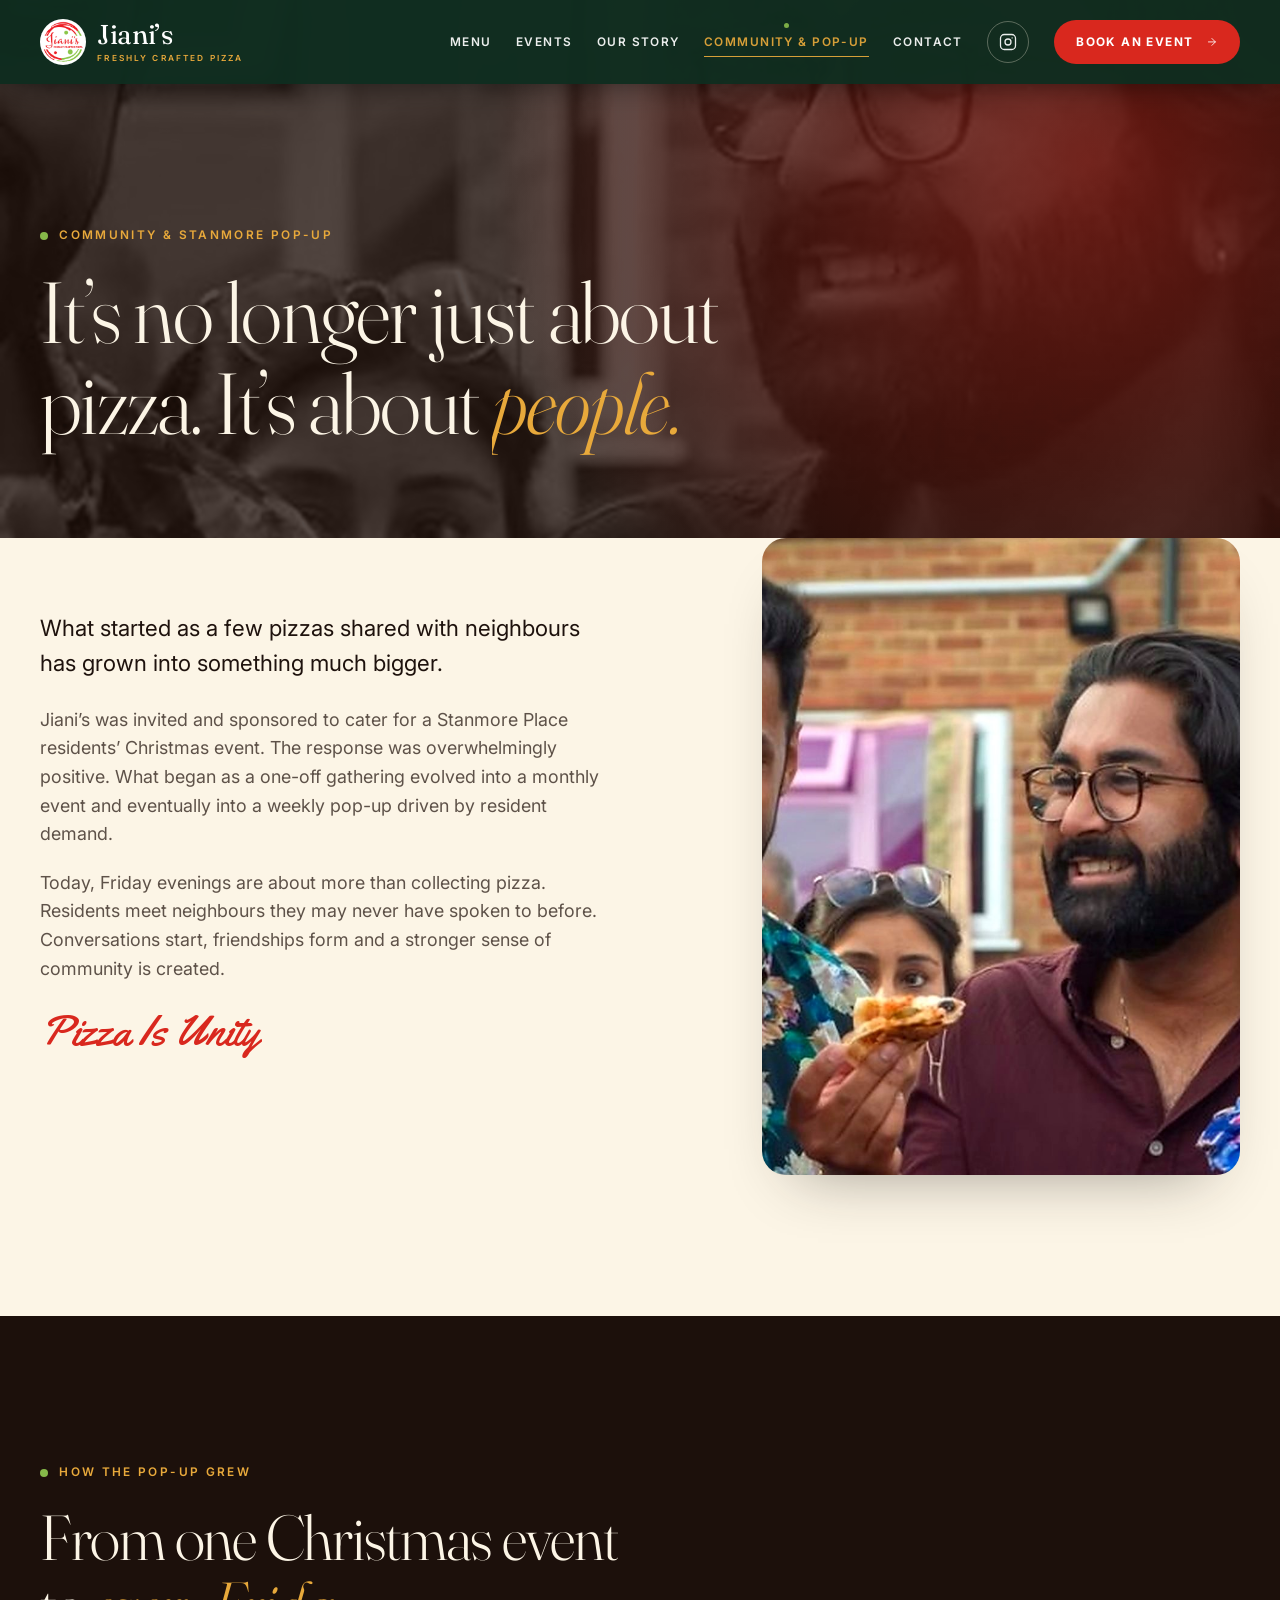
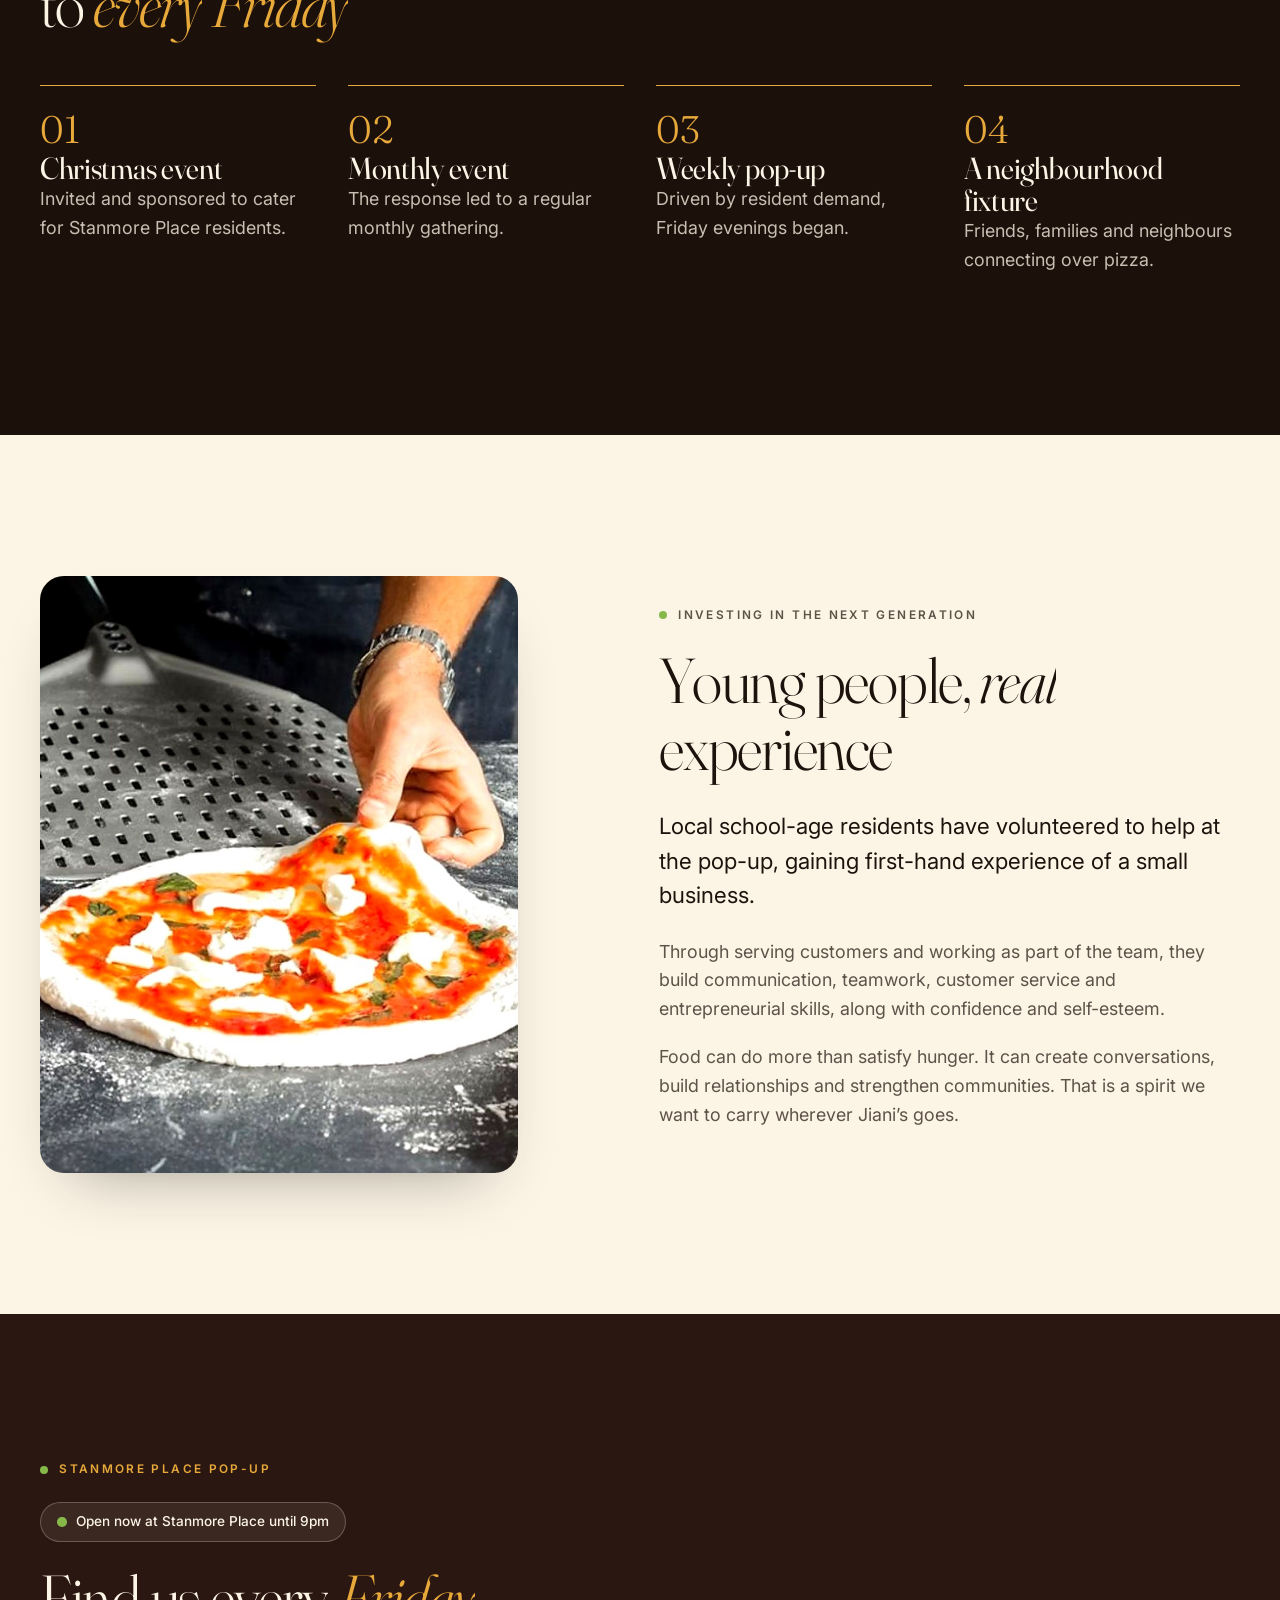
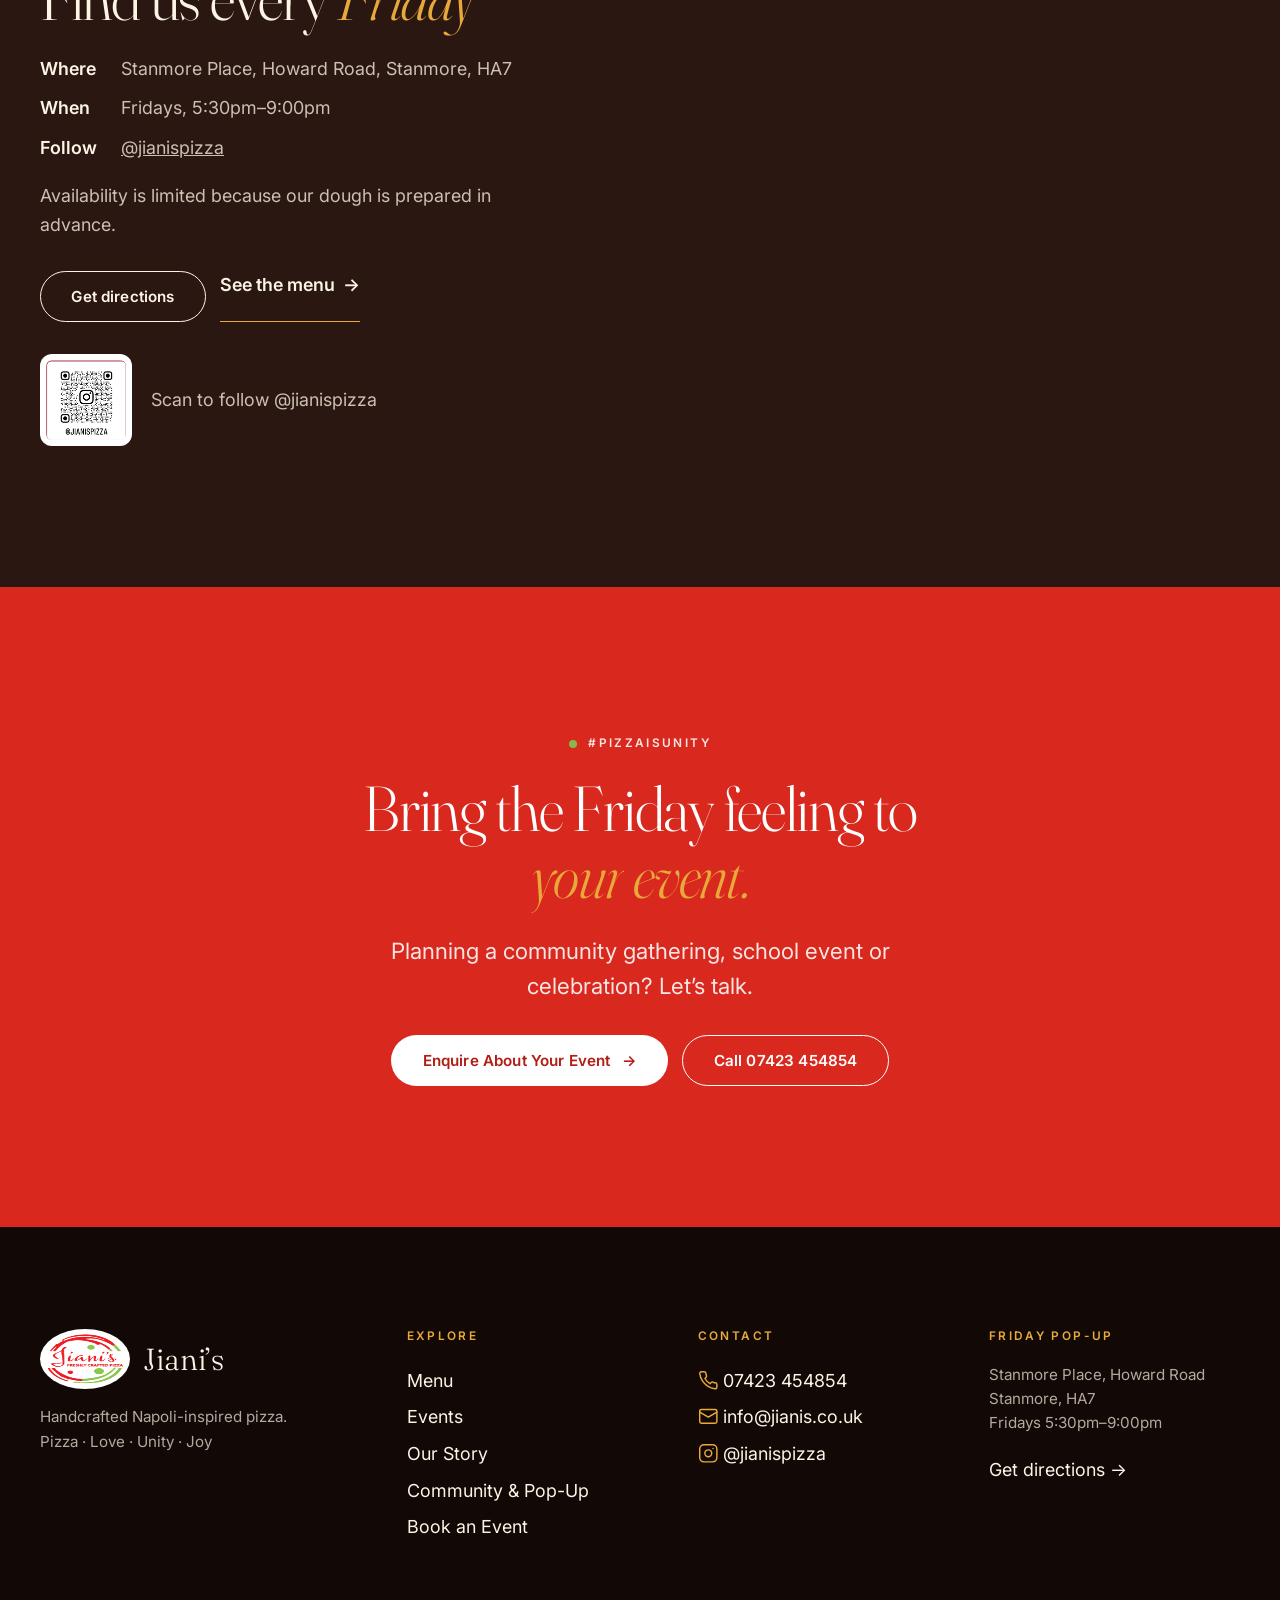
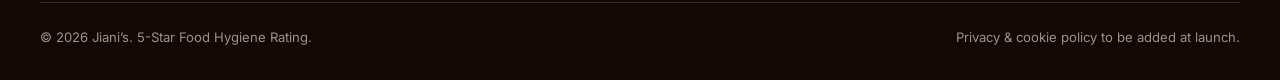
<file: community.html>
<!DOCTYPE html>
<html lang="en-GB"><head><meta charset="utf-8"><meta name="viewport" content="width=device-width,initial-scale=1">
<title>Community & Stanmore Pop-Up | Jiani’s</title><meta name="description" content="Join us every Friday 5:30pm–9pm at Stanmore Place, Howard Road, Stanmore HA7. The story of the Jiani’s community pop-up.">
<meta property="og:type" content="website"><meta property="og:title" content="Community & Stanmore Pop-Up | Jiani’s"><meta property="og:description" content="Join us every Friday 5:30pm–9pm at Stanmore Place, Howard Road, Stanmore HA7. The story of the Jiani’s community pop-up."><meta property="og:image" content="assets/og.jpg"><meta property="og:locale" content="en_GB"><meta name="theme-color" content="#FBF7F0">
<link rel="icon" href="assets/favicon.png"><link rel="preconnect" href="https://fonts.googleapis.com"><link rel="preconnect" href="https://fonts.gstatic.com" crossorigin>
<link href="https://fonts.googleapis.com/css2?family=Fraunces:ital,opsz,wght@0,9..144,300;0,9..144,400;1,9..144,300&family=Inter:wght@400;500;600&family=Yellowtail&display=swap" rel="stylesheet">
<link rel="stylesheet" href="css/style.css"><script type="application/ld+json">{"@context": "https://schema.org", "@type": "FoodEstablishment", "name": "Jiani’s", "description": "Handcrafted Napoli-inspired pizza, cooked fresh on-site for private events, weddings, corporate functions and a weekly Friday pop-up.", "servesCuisine": "Pizza", "telephone": "+44 7423 454854", "email": "info@jianis.co.uk", "url": "https://www.jianis.co.uk/", "image": "https://www.jianis.co.uk/assets/og.jpg", "sameAs": ["https://www.instagram.com/jianispizza/"], "address": {"@type": "PostalAddress", "streetAddress": "Stanmore Place, Howard Road", "addressLocality": "Stanmore", "addressRegion": "London", "postalCode": "HA7", "addressCountry": "GB"}, "openingHoursSpecification": [{"@type": "OpeningHoursSpecification", "dayOfWeek": "Friday", "opens": "17:30", "closes": "21:00"}], "areaServed": "North West London and Hertfordshire"}</script></head>
<body><svg width="0" height="0" style="position:absolute" aria-hidden="true"><symbol id="i-phone" viewBox="0 0 24 24"><path d="M22 16.9v3a2 2 0 0 1-2.2 2 19.8 19.8 0 0 1-8.6-3.1 19.5 19.5 0 0 1-6-6A19.8 19.8 0 0 1 2.1 4.2 2 2 0 0 1 4.1 2h3a2 2 0 0 1 2 1.7c.1 1 .4 1.9.7 2.8a2 2 0 0 1-.5 2.1L8.1 9.9a16 16 0 0 0 6 6l1.3-1.3a2 2 0 0 1 2.1-.4c.9.3 1.8.6 2.8.7a2 2 0 0 1 1.7 2z"/></symbol><symbol id="i-mail" viewBox="0 0 24 24"><rect x="2" y="4" width="20" height="16" rx="2"/><path d="m22 7-10 6L2 7"/></symbol><symbol id="i-pin" viewBox="0 0 24 24"><path d="M20 10c0 6-8 12-8 12S4 16 4 10a8 8 0 0 1 16 0z"/><circle cx="12" cy="10" r="3"/></symbol><symbol id="i-insta" viewBox="0 0 24 24"><rect x="2" y="2" width="20" height="20" rx="5"/><circle cx="12" cy="12" r="4"/><path d="M17.5 6.5h.01"/></symbol><symbol id="i-flame" viewBox="0 0 24 24"><path d="M8.5 14.5A2.5 2.5 0 0 0 11 12c0-1.4-.5-2-1-3-1-2.1-.3-3.9 2-6 .5 2.5 2 4.9 4 6.5 2 1.6 3 3.5 3 5.5a7 7 0 1 1-14 0c0-1.2.4-2.4 1-3 0 1.4.8 2.5 2.5 2.5z"/></symbol><symbol id="i-leaf" viewBox="0 0 24 24"><path d="M11 20A7 7 0 0 1 9.8 6.1C15.5 5 17 4.5 19 2c1 2 2 4.2 2 8 0 5.5-4.8 10-10 10z"/><path d="M2 21c0-3 1.9-5.5 6-7"/></symbol><symbol id="i-shield" viewBox="0 0 24 24"><path d="M20 13c0 5-3.5 7.5-7.7 9a1 1 0 0 1-.6 0C7.5 20.5 4 18 4 13V6a1 1 0 0 1 1-1c2 0 4.5-1.2 6.2-2.7a1.2 1.2 0 0 1 1.6 0C14.5 3.8 17 5 19 5a1 1 0 0 1 1 1z"/><path d="m9 12 2 2 4-4"/></symbol><symbol id="i-star" viewBox="0 0 24 24"><path d="m12 2 3.1 6.3 6.9 1-5 4.9 1.2 6.8L12 17.8 5.8 21l1.2-6.8-5-4.9 6.9-1z"/></symbol><symbol id="i-wheat" viewBox="0 0 24 24"><path d="M2 22 16 8"/><path d="M3.5 12.5 6 15l2.5-2.5L6 10zM7.5 8.5 10 11l2.5-2.5L10 6zM11.5 4.5 14 7l2.5-2.5L14 2zM12.5 16.5 15 19l2.5-2.5L15 14zM16.5 12.5 19 15l2.5-2.5L19 10z"/></symbol><symbol id="i-dessert" viewBox="0 0 24 24"><rect x="3" y="9" width="18" height="11" rx="2"/><path d="M3 13.5h18M3 17h18M12 9V5m0 0a1.5 1.5 0 1 0 0-.01"/></symbol><symbol id="i-heart" viewBox="0 0 24 24"><path d="M19 14c1.5-1.5 3-3.2 3-5.5A5.5 5.5 0 0 0 16.5 3c-1.8 0-3 .5-4.5 2-1.5-1.5-2.7-2-4.5-2A5.5 5.5 0 0 0 2 8.5c0 2.3 1.5 4 3 5.5l7 7z"/></symbol><symbol id="i-smile" viewBox="0 0 24 24"><circle cx="12" cy="12" r="10"/><path d="M8 14s1.5 2 4 2 4-2 4-2M9 9h.01M15 9h.01"/></symbol><symbol id="i-arrow" viewBox="0 0 24 24"><path d="M5 12h14M12 5l7 7-7 7"/></symbol><symbol id="i-clock" viewBox="0 0 24 24"><circle cx="12" cy="12" r="10"/><path d="M12 6v6l4 2"/></symbol><symbol id="i-spark" viewBox="0 0 24 24"><path d="M12 3l1.9 5.1L19 10l-5.1 1.9L12 17l-1.9-5.1L5 10l5.1-1.9z"/></symbol><symbol id="i-brief" viewBox="0 0 24 24"><rect x="2" y="7" width="20" height="14" rx="2"/><path d="M16 21V5a2 2 0 0 0-2-2h-4a2 2 0 0 0-2 2v16"/></symbol><symbol id="i-book" viewBox="0 0 24 24"><path d="M2 4h6a4 4 0 0 1 4 4v13a3 3 0 0 0-3-3H2zM22 4h-6a4 4 0 0 0-4 4v13a3 3 0 0 1 3-3h7z"/></symbol><symbol id="i-tent" viewBox="0 0 24 24"><path d="M3 21 12 4l9 17zM12 4v17"/></symbol><symbol id="i-users" viewBox="0 0 24 24"><path d="M16 21v-2a4 4 0 0 0-4-4H6a4 4 0 0 0-4 4v2"/><circle cx="9" cy="7" r="4"/><path d="M22 21v-2a4 4 0 0 0-3-3.9M16 3.1a4 4 0 0 1 0 7.8"/></symbol><symbol id="i-slice" viewBox="0 0 24 24"><path d="M3 7c6-4 12-4 18 0L12 22z"/><circle cx="10" cy="11" r="1"/><circle cx="14" cy="13" r="1"/><circle cx="12" cy="17" r=".8"/></symbol></svg><div class="intro" id="intro" aria-hidden="true"><div class="pc"><div class="iw"><svg viewBox="0 0 100 100"><circle cx="50" cy="50" r="48.5" pathLength="1"/></svg><div class="lg"><img src="assets/logo-new.png" alt=""></div></div><p class="words"><span>Pizza</span><span>Love</span><span>Unity</span><span>Joy</span></p></div></div><script>try{if(sessionStorage.getItem("jv")){document.getElementById("intro").remove()}else{sessionStorage.setItem("jv",1)}}catch(e){}</script><a class="skip" href="#main">Skip to content</a>
<!-- SHARED HEADER -->
<header class="hdr"><div class="topbar"><div class="wrap tb"><p><svg class="i" aria-hidden="true"><use href="#i-flame"/></svg>Handcrafted Napoli-inspired pizza, cooked fresh at your event</p><div class="tbl"><a href="tel:07423454854"><svg class="i" aria-hidden="true"><use href="#i-phone"/></svg>07423 454854</a><a href="mailto:info@jianis.co.uk"><svg class="i" aria-hidden="true"><use href="#i-mail"/></svg>info@jianis.co.uk</a></div></div></div>
<div class="wrap hdr-in"><a class="brand" href="index.html" aria-label="Jiani’s home"><img src="assets/logo-new.png" alt="" width="46" height="46"><span>Jiani’s<small>Freshly crafted pizza</small></span></a>
<button class="burger" aria-label="Menu" aria-expanded="false" aria-controls="nav"><i></i><i></i></button>
<nav class="nav" id="nav" aria-label="Main"><a href="menu.html">Menu</a><a href="events.html">Events</a><a href="story.html">Our Story</a><a href="community.html" aria-current="page">Community &amp; Pop-Up</a><a href="contact.html">Contact</a><a class="soc" href="https://www.instagram.com/jianispizza/" target="_blank" rel="noopener" aria-label="Jiani’s on Instagram"><svg class="i" aria-hidden="true"><use href="#i-insta"/></svg></a><a class="btn btn-p" href="contact.html">Book an Event <svg class="i" aria-hidden="true"><use href="#i-arrow"/></svg></a>
<div class="mc"><a href="tel:07423454854"><svg class="i" aria-hidden="true"><use href="#i-phone"/></svg>07423 454854</a><a href="mailto:info@jianis.co.uk"><svg class="i" aria-hidden="true"><use href="#i-mail"/></svg>info@jianis.co.uk</a><a href="https://www.instagram.com/jianispizza/" target="_blank" rel="noopener"><svg class="i" aria-hidden="true"><use href="#i-insta"/></svg>@jianispizza</a></div></nav></div></header>
<main id="main">
<section class="pagehead dk"><div class="ph-bg"><img src="assets/guests-men.jpg" alt="" width="900" height="1397" style="object-position:50% 50%" loading="lazy" decoding="async"></div><div class="wrap"><p class="eyebrow">Community &amp; Stanmore pop-up</p><h1 data-split>It’s no longer just about pizza. It’s about <em>people.</em></h1></div></section>
<section style="padding-top:0"><div class="wrap grid" style="align-items:center"><div style="grid-column:1/span 6"><p class="lead rv">What started as a few pizzas shared with neighbours has grown into something much bigger.</p>
<p class="rv">Jiani’s was invited and sponsored to cater for a Stanmore Place residents’ Christmas event. The response was overwhelmingly positive. What began as a one-off gathering evolved into a monthly event and eventually into a weekly pop-up driven by resident demand.</p>
<p class="rv">Today, Friday evenings are about more than collecting pizza. Residents meet neighbours they may never have spoken to before. Conversations start, friendships form and a stronger sense of community is created.</p><p class="script sig rv">Pizza Is Unity</p></div>
<div style="grid-column:8/span 5"><div class="ph r34 imgrv " data-par><img src="assets/guests-men.jpg" alt="Neighbours sharing pizza at a Jiani’s event" width="900" height="1397" style="object-position:50% 20%" loading="lazy" decoding="async"></div></div></div></section>
<section class="dk"><div class="wrap"><div class="narrow"><p class="eyebrow">How the pop-up grew</p><h2 data-split>From one Christmas event to <em>every Friday</em></h2></div>
<div class="steps"><div class="rv"><b>01</b><h3>Christmas event</h3><p>Invited and sponsored to cater for Stanmore Place residents.</p></div><div class="rv" style="--d:.1s"><b>02</b><h3>Monthly event</h3><p>The response led to a regular monthly gathering.</p></div><div class="rv" style="--d:.2s"><b>03</b><h3>Weekly pop-up</h3><p>Driven by resident demand, Friday evenings began.</p></div><div class="rv" style="--d:.3s"><b>04</b><h3>A neighbourhood fixture</h3><p>Friends, families and neighbours connecting over pizza.</p></div></div></div></section>
<section><div class="wrap grid" style="align-items:center"><div style="grid-column:1/span 5"><div class="ph r45 imgrv " data-par><img src="assets/stretching.jpg" alt="Hands stretching pizza dough" width="900" height="1345" style="object-position:50% 40%" loading="lazy" decoding="async"></div></div><div style="grid-column:7/span 6"><p class="eyebrow">Investing in the next generation</p><h2 data-split>Young people, <em>real</em> experience</h2>
<p class="lead rv" style="margin-top:1.8rem">Local school-age residents have volunteered to help at the pop-up, gaining first-hand experience of a small business.</p><p class="rv">Through serving customers and working as part of the team, they build communication, teamwork, customer service and entrepreneurial skills, along with confidence and self-esteem.</p><p class="rv">Food can do more than satisfy hunger. It can create conversations, build relationships and strengthen communities. That is a spirit we want to carry wherever Jiani’s goes.</p></div></div></section>
<section class="dk d2" id="popup"><div class="wrap grid" style="align-items:start"><div style="grid-column:1/span 5"><p class="eyebrow">Stanmore Place pop-up</p><div class="live"><i></i><span id="lv">Every Friday</span></div><h2 data-split>Find us every <em>Friday</em></h2>
<dl class="facts rv"><dt>Where</dt><dd>Stanmore Place, Howard Road, Stanmore, HA7</dd><dt>When</dt><dd>Fridays, 5:30pm–9:00pm</dd><dt>Follow</dt><dd><a href="https://www.instagram.com/jianispizza/" target="_blank" rel="noopener">@jianispizza</a></dd></dl>
<p class="rv" style="margin-top:1.2rem">Availability is limited because our dough is prepared in advance.</p><div class="btns rv"><a class="btn btn-s" href="https://www.google.com/maps/search/?api=1&query=Stanmore+Place+Howard+Road+Stanmore+HA7" target="_blank" rel="noopener">Get directions</a><a class="tlink" href="menu.html">See the menu <span aria-hidden="true">→</span></a></div>
<div class="qr rv" style="margin-top:2rem"><img src="assets/qr-insta.png" alt="QR code to follow Jiani’s on Instagram" width="92" height="92" loading="lazy"><p style="margin:0">Scan to follow @jianispizza</p></div></div>
<div style="grid-column:7/span 6"><iframe class="map rv" title="Map of Stanmore Place, Howard Road, Stanmore" loading="lazy" referrerpolicy="no-referrer-when-downgrade" src="https://www.google.com/maps?q=Stanmore+Place+Howard+Road+Stanmore+HA7&output=embed"></iframe></div></div></section>
<section class="final"><div class="wrap center"><p class="eyebrow" style="color:#fff">#PizzaIsUnity</p><h2 data-split>Bring the Friday feeling to <em>your event.</em></h2><p class="lead rv mx narrow" style="margin-top:1.6rem">Planning a community gathering, school event or celebration? Let’s talk.</p><div class="btns rv" style="justify-content:center"><a class="btn btn-w" href="contact.html">Enquire About Your Event <span class="ar" aria-hidden="true">→</span></a><a class="btn btn-s" href="tel:07423454854">Call 07423 454854</a></div></div></section>
</main>
<!-- SHARED FOOTER -->
<footer><div class="wrap"><div class="fgrid"><div><div class="fbrand"><img src="assets/logo-new.png" alt="Jiani’s Freshly Crafted Pizza logo" width="60" height="60" loading="lazy">Jiani’s</div><p>Handcrafted Napoli-inspired pizza.<br>Pizza · Love · Unity · Joy</p></div>
<div><h4>Explore</h4><a href="menu.html">Menu</a><a href="events.html">Events</a><a href="story.html">Our Story</a><a href="community.html">Community &amp; Pop-Up</a><a href="contact.html">Book an Event</a></div>
<div><h4>Contact</h4><a href="tel:07423454854"><svg class="i" aria-hidden="true"><use href="#i-phone"/></svg> 07423 454854</a><a href="mailto:info@jianis.co.uk"><svg class="i" aria-hidden="true"><use href="#i-mail"/></svg> info@jianis.co.uk</a><a href="https://www.instagram.com/jianispizza/" target="_blank" rel="noopener"><svg class="i" aria-hidden="true"><use href="#i-insta"/></svg> @jianispizza</a></div>
<div><h4>Friday pop-up</h4><p>Stanmore Place, Howard Road<br>Stanmore, HA7<br>Fridays 5:30pm–9:00pm</p><a href="https://www.google.com/maps/search/?api=1&query=Stanmore+Place+Howard+Road+Stanmore+HA7" target="_blank" rel="noopener">Get directions →</a></div></div>
<div class="legal"><span>© 2026 Jiani’s. 5-Star Food Hygiene Rating.</span><span>Privacy &amp; cookie policy to be added at launch.</span></div></div></footer>
<script src="js/main.js" defer></script></body></html>
</file>
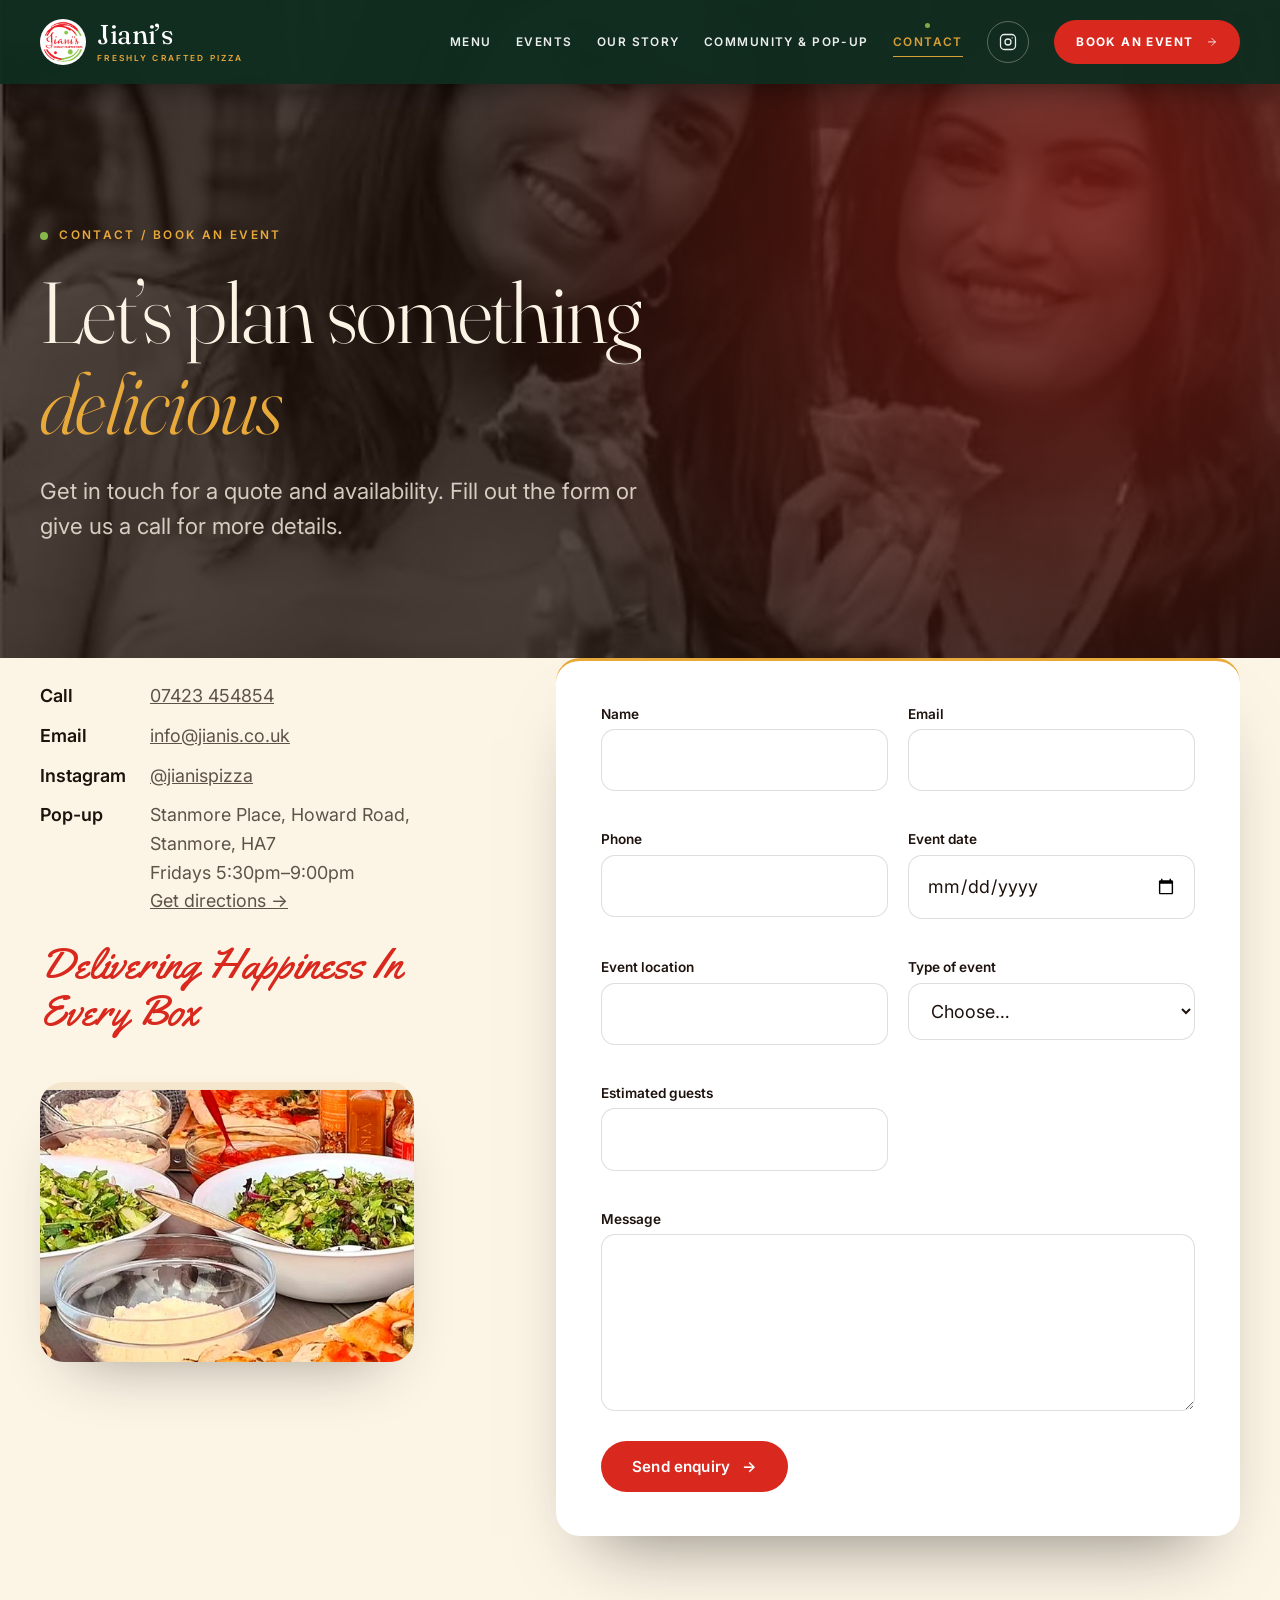
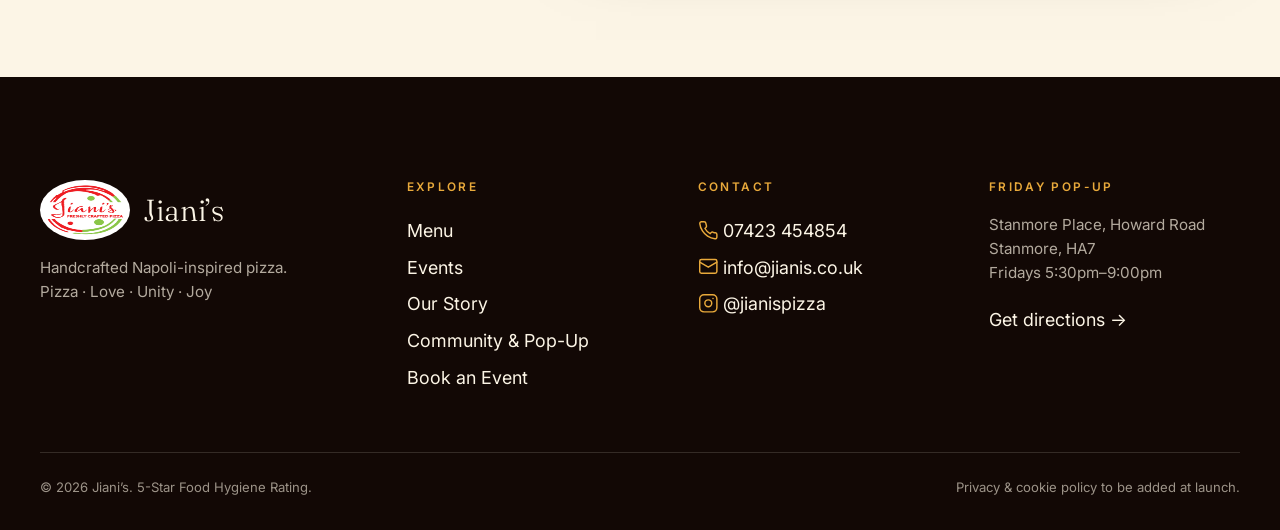
<file: contact.html>
<!DOCTYPE html>
<html lang="en-GB"><head><meta charset="utf-8"><meta name="viewport" content="width=device-width,initial-scale=1">
<title>Book Your Event | Contact Jiani’s</title><meta name="description" content="Enquire about pizza catering for your event. Call 07423 454854 or email info@jianis.co.uk for a quote and availability.">
<meta property="og:type" content="website"><meta property="og:title" content="Book Your Event | Contact Jiani’s"><meta property="og:description" content="Enquire about pizza catering for your event. Call 07423 454854 or email info@jianis.co.uk for a quote and availability."><meta property="og:image" content="assets/og.jpg"><meta property="og:locale" content="en_GB"><meta name="theme-color" content="#FBF7F0">
<link rel="icon" href="assets/favicon.png"><link rel="preconnect" href="https://fonts.googleapis.com"><link rel="preconnect" href="https://fonts.gstatic.com" crossorigin>
<link href="https://fonts.googleapis.com/css2?family=Fraunces:ital,opsz,wght@0,9..144,300;0,9..144,400;1,9..144,300&family=Inter:wght@400;500;600&family=Yellowtail&display=swap" rel="stylesheet">
<link rel="stylesheet" href="css/style.css"><script type="application/ld+json">{"@context": "https://schema.org", "@type": "FoodEstablishment", "name": "Jiani’s", "description": "Handcrafted Napoli-inspired pizza, cooked fresh on-site for private events, weddings, corporate functions and a weekly Friday pop-up.", "servesCuisine": "Pizza", "telephone": "+44 7423 454854", "email": "info@jianis.co.uk", "url": "https://www.jianis.co.uk/", "image": "https://www.jianis.co.uk/assets/og.jpg", "sameAs": ["https://www.instagram.com/jianispizza/"], "address": {"@type": "PostalAddress", "streetAddress": "Stanmore Place, Howard Road", "addressLocality": "Stanmore", "addressRegion": "London", "postalCode": "HA7", "addressCountry": "GB"}, "openingHoursSpecification": [{"@type": "OpeningHoursSpecification", "dayOfWeek": "Friday", "opens": "17:30", "closes": "21:00"}], "areaServed": "North West London and Hertfordshire"}</script></head>
<body><svg width="0" height="0" style="position:absolute" aria-hidden="true"><symbol id="i-phone" viewBox="0 0 24 24"><path d="M22 16.9v3a2 2 0 0 1-2.2 2 19.8 19.8 0 0 1-8.6-3.1 19.5 19.5 0 0 1-6-6A19.8 19.8 0 0 1 2.1 4.2 2 2 0 0 1 4.1 2h3a2 2 0 0 1 2 1.7c.1 1 .4 1.9.7 2.8a2 2 0 0 1-.5 2.1L8.1 9.9a16 16 0 0 0 6 6l1.3-1.3a2 2 0 0 1 2.1-.4c.9.3 1.8.6 2.8.7a2 2 0 0 1 1.7 2z"/></symbol><symbol id="i-mail" viewBox="0 0 24 24"><rect x="2" y="4" width="20" height="16" rx="2"/><path d="m22 7-10 6L2 7"/></symbol><symbol id="i-pin" viewBox="0 0 24 24"><path d="M20 10c0 6-8 12-8 12S4 16 4 10a8 8 0 0 1 16 0z"/><circle cx="12" cy="10" r="3"/></symbol><symbol id="i-insta" viewBox="0 0 24 24"><rect x="2" y="2" width="20" height="20" rx="5"/><circle cx="12" cy="12" r="4"/><path d="M17.5 6.5h.01"/></symbol><symbol id="i-flame" viewBox="0 0 24 24"><path d="M8.5 14.5A2.5 2.5 0 0 0 11 12c0-1.4-.5-2-1-3-1-2.1-.3-3.9 2-6 .5 2.5 2 4.9 4 6.5 2 1.6 3 3.5 3 5.5a7 7 0 1 1-14 0c0-1.2.4-2.4 1-3 0 1.4.8 2.5 2.5 2.5z"/></symbol><symbol id="i-leaf" viewBox="0 0 24 24"><path d="M11 20A7 7 0 0 1 9.8 6.1C15.5 5 17 4.5 19 2c1 2 2 4.2 2 8 0 5.5-4.8 10-10 10z"/><path d="M2 21c0-3 1.9-5.5 6-7"/></symbol><symbol id="i-shield" viewBox="0 0 24 24"><path d="M20 13c0 5-3.5 7.5-7.7 9a1 1 0 0 1-.6 0C7.5 20.5 4 18 4 13V6a1 1 0 0 1 1-1c2 0 4.5-1.2 6.2-2.7a1.2 1.2 0 0 1 1.6 0C14.5 3.8 17 5 19 5a1 1 0 0 1 1 1z"/><path d="m9 12 2 2 4-4"/></symbol><symbol id="i-star" viewBox="0 0 24 24"><path d="m12 2 3.1 6.3 6.9 1-5 4.9 1.2 6.8L12 17.8 5.8 21l1.2-6.8-5-4.9 6.9-1z"/></symbol><symbol id="i-wheat" viewBox="0 0 24 24"><path d="M2 22 16 8"/><path d="M3.5 12.5 6 15l2.5-2.5L6 10zM7.5 8.5 10 11l2.5-2.5L10 6zM11.5 4.5 14 7l2.5-2.5L14 2zM12.5 16.5 15 19l2.5-2.5L15 14zM16.5 12.5 19 15l2.5-2.5L19 10z"/></symbol><symbol id="i-dessert" viewBox="0 0 24 24"><rect x="3" y="9" width="18" height="11" rx="2"/><path d="M3 13.5h18M3 17h18M12 9V5m0 0a1.5 1.5 0 1 0 0-.01"/></symbol><symbol id="i-heart" viewBox="0 0 24 24"><path d="M19 14c1.5-1.5 3-3.2 3-5.5A5.5 5.5 0 0 0 16.5 3c-1.8 0-3 .5-4.5 2-1.5-1.5-2.7-2-4.5-2A5.5 5.5 0 0 0 2 8.5c0 2.3 1.5 4 3 5.5l7 7z"/></symbol><symbol id="i-smile" viewBox="0 0 24 24"><circle cx="12" cy="12" r="10"/><path d="M8 14s1.5 2 4 2 4-2 4-2M9 9h.01M15 9h.01"/></symbol><symbol id="i-arrow" viewBox="0 0 24 24"><path d="M5 12h14M12 5l7 7-7 7"/></symbol><symbol id="i-clock" viewBox="0 0 24 24"><circle cx="12" cy="12" r="10"/><path d="M12 6v6l4 2"/></symbol><symbol id="i-spark" viewBox="0 0 24 24"><path d="M12 3l1.9 5.1L19 10l-5.1 1.9L12 17l-1.9-5.1L5 10l5.1-1.9z"/></symbol><symbol id="i-brief" viewBox="0 0 24 24"><rect x="2" y="7" width="20" height="14" rx="2"/><path d="M16 21V5a2 2 0 0 0-2-2h-4a2 2 0 0 0-2 2v16"/></symbol><symbol id="i-book" viewBox="0 0 24 24"><path d="M2 4h6a4 4 0 0 1 4 4v13a3 3 0 0 0-3-3H2zM22 4h-6a4 4 0 0 0-4 4v13a3 3 0 0 1 3-3h7z"/></symbol><symbol id="i-tent" viewBox="0 0 24 24"><path d="M3 21 12 4l9 17zM12 4v17"/></symbol><symbol id="i-users" viewBox="0 0 24 24"><path d="M16 21v-2a4 4 0 0 0-4-4H6a4 4 0 0 0-4 4v2"/><circle cx="9" cy="7" r="4"/><path d="M22 21v-2a4 4 0 0 0-3-3.9M16 3.1a4 4 0 0 1 0 7.8"/></symbol><symbol id="i-slice" viewBox="0 0 24 24"><path d="M3 7c6-4 12-4 18 0L12 22z"/><circle cx="10" cy="11" r="1"/><circle cx="14" cy="13" r="1"/><circle cx="12" cy="17" r=".8"/></symbol></svg><div class="intro" id="intro" aria-hidden="true"><div class="pc"><div class="iw"><svg viewBox="0 0 100 100"><circle cx="50" cy="50" r="48.5" pathLength="1"/></svg><div class="lg"><img src="assets/logo-new.png" alt=""></div></div><p class="words"><span>Pizza</span><span>Love</span><span>Unity</span><span>Joy</span></p></div></div><script>try{if(sessionStorage.getItem("jv")){document.getElementById("intro").remove()}else{sessionStorage.setItem("jv",1)}}catch(e){}</script><a class="skip" href="#main">Skip to content</a>
<!-- SHARED HEADER -->
<header class="hdr"><div class="topbar"><div class="wrap tb"><p><svg class="i" aria-hidden="true"><use href="#i-flame"/></svg>Handcrafted Napoli-inspired pizza, cooked fresh at your event</p><div class="tbl"><a href="tel:07423454854"><svg class="i" aria-hidden="true"><use href="#i-phone"/></svg>07423 454854</a><a href="mailto:info@jianis.co.uk"><svg class="i" aria-hidden="true"><use href="#i-mail"/></svg>info@jianis.co.uk</a></div></div></div>
<div class="wrap hdr-in"><a class="brand" href="index.html" aria-label="Jiani’s home"><img src="assets/logo-new.png" alt="" width="46" height="46"><span>Jiani’s<small>Freshly crafted pizza</small></span></a>
<button class="burger" aria-label="Menu" aria-expanded="false" aria-controls="nav"><i></i><i></i></button>
<nav class="nav" id="nav" aria-label="Main"><a href="menu.html">Menu</a><a href="events.html">Events</a><a href="story.html">Our Story</a><a href="community.html">Community &amp; Pop-Up</a><a href="contact.html" aria-current="page">Contact</a><a class="soc" href="https://www.instagram.com/jianispizza/" target="_blank" rel="noopener" aria-label="Jiani’s on Instagram"><svg class="i" aria-hidden="true"><use href="#i-insta"/></svg></a><a class="btn btn-p" href="contact.html">Book an Event <svg class="i" aria-hidden="true"><use href="#i-arrow"/></svg></a>
<div class="mc"><a href="tel:07423454854"><svg class="i" aria-hidden="true"><use href="#i-phone"/></svg>07423 454854</a><a href="mailto:info@jianis.co.uk"><svg class="i" aria-hidden="true"><use href="#i-mail"/></svg>info@jianis.co.uk</a><a href="https://www.instagram.com/jianispizza/" target="_blank" rel="noopener"><svg class="i" aria-hidden="true"><use href="#i-insta"/></svg>@jianispizza</a></div></nav></div></header>
<main id="main">
<section class="pagehead dk"><div class="ph-bg"><img src="assets/guests-women.jpg" alt="" width="1000" height="1035" style="object-position:50% 50%" loading="lazy" decoding="async"></div><div class="wrap"><p class="eyebrow">Contact / Book an event</p><h1 data-split>Let’s plan something <em>delicious</em></h1><p class="lead rv">Get in touch for a quote and availability. Fill out the form or give us a call for more details.</p></div></section>
<section style="padding-top:0"><div class="wrap grid"><div style="grid-column:1/span 4"><dl class="facts rv"><dt>Call</dt><dd><a href="tel:07423454854">07423 454854</a></dd><dt>Email</dt><dd><a href="mailto:info@jianis.co.uk">info@jianis.co.uk</a></dd><dt>Instagram</dt><dd><a href="https://www.instagram.com/jianispizza/" target="_blank" rel="noopener">@jianispizza</a></dd><dt>Pop-up</dt><dd>Stanmore Place, Howard Road, Stanmore, HA7<br>Fridays 5:30pm–9:00pm<br><a href="https://www.google.com/maps/search/?api=1&query=Stanmore+Place+Howard+Road+Stanmore+HA7" target="_blank" rel="noopener">Get directions →</a></dd></dl><p class="script sig rv">Delivering Happiness In Every Box</p><div class="ph r43 imgrv " data-par><img src="assets/catering-spread.jpg" alt="Jiani’s catering spread" width="1200" height="1244" style="object-position:50% 40%" loading="lazy" decoding="async"></div></div>
<div style="grid-column:6/span 7" class="formcard"><div id="done" tabindex="-1" role="status"><h3>Thank you.</h3><p style="margin:.8rem 0 0">We’ve received your enquiry and will reply with availability and a quote shortly. If it’s urgent, call <a href="tel:07423454854">07423 454854</a>.</p></div>
<form id="fm" novalidate><p class="hp" aria-hidden="true"><label>Leave blank<input name="website" tabindex="-1" autocomplete="off"></label></p>
<div><label for="name">Name</label><input id="name" name="name" type="text"  aria-describedby="e-name" autocomplete="name"><span class="err" id="e-name" role="alert"></span></div><div><label for="email">Email</label><input id="email" name="email" type="email"  aria-describedby="e-email" autocomplete="email"><span class="err" id="e-email" role="alert"></span></div><div><label for="phone">Phone</label><input id="phone" name="phone" type="tel"  aria-describedby="e-phone" autocomplete="tel"><span class="err" id="e-phone" role="alert"></span></div><div><label for="date">Event date</label><input id="date" name="date" type="date"  aria-describedby="e-date" autocomplete="off"><span class="err" id="e-date" role="alert"></span></div><div><label for="loc">Event location</label><input id="loc" name="loc" type="text"  aria-describedby="e-loc" autocomplete="off"><span class="err" id="e-loc" role="alert"></span></div>
<div><label for="type">Type of event</label><select id="type" name="type" aria-describedby="e-type"><option value="">Choose…</option><option>Wedding or celebration</option><option>Birthday or private party</option><option>Corporate function</option><option>School or community event</option><option>Festival or public event</option><option>Other</option></select><span class="err" id="e-type" role="alert"></span></div>
<div><label for="guests">Estimated guests</label><input id="guests" name="guests" type="number" min="1" aria-describedby="e-guests" autocomplete="off"><span class="err" id="e-guests" role="alert"></span></div>
<div class="f"><label for="msg">Message</label><textarea id="msg" name="msg" rows="5"></textarea></div>
<div class="f"><button class="btn btn-p" type="submit">Send enquiry <span class="ar" aria-hidden="true">→</span></button></div></form></div></div></section>
</main>
<!-- SHARED FOOTER -->
<footer><div class="wrap"><div class="fgrid"><div><div class="fbrand"><img src="assets/logo-new.png" alt="Jiani’s Freshly Crafted Pizza logo" width="60" height="60" loading="lazy">Jiani’s</div><p>Handcrafted Napoli-inspired pizza.<br>Pizza · Love · Unity · Joy</p></div>
<div><h4>Explore</h4><a href="menu.html">Menu</a><a href="events.html">Events</a><a href="story.html">Our Story</a><a href="community.html">Community &amp; Pop-Up</a><a href="contact.html">Book an Event</a></div>
<div><h4>Contact</h4><a href="tel:07423454854"><svg class="i" aria-hidden="true"><use href="#i-phone"/></svg> 07423 454854</a><a href="mailto:info@jianis.co.uk"><svg class="i" aria-hidden="true"><use href="#i-mail"/></svg> info@jianis.co.uk</a><a href="https://www.instagram.com/jianispizza/" target="_blank" rel="noopener"><svg class="i" aria-hidden="true"><use href="#i-insta"/></svg> @jianispizza</a></div>
<div><h4>Friday pop-up</h4><p>Stanmore Place, Howard Road<br>Stanmore, HA7<br>Fridays 5:30pm–9:00pm</p><a href="https://www.google.com/maps/search/?api=1&query=Stanmore+Place+Howard+Road+Stanmore+HA7" target="_blank" rel="noopener">Get directions →</a></div></div>
<div class="legal"><span>© 2026 Jiani’s. 5-Star Food Hygiene Rating.</span><span>Privacy &amp; cookie policy to be added at launch.</span></div></div></footer>
<script src="js/main.js" defer></script></body></html>
</file>
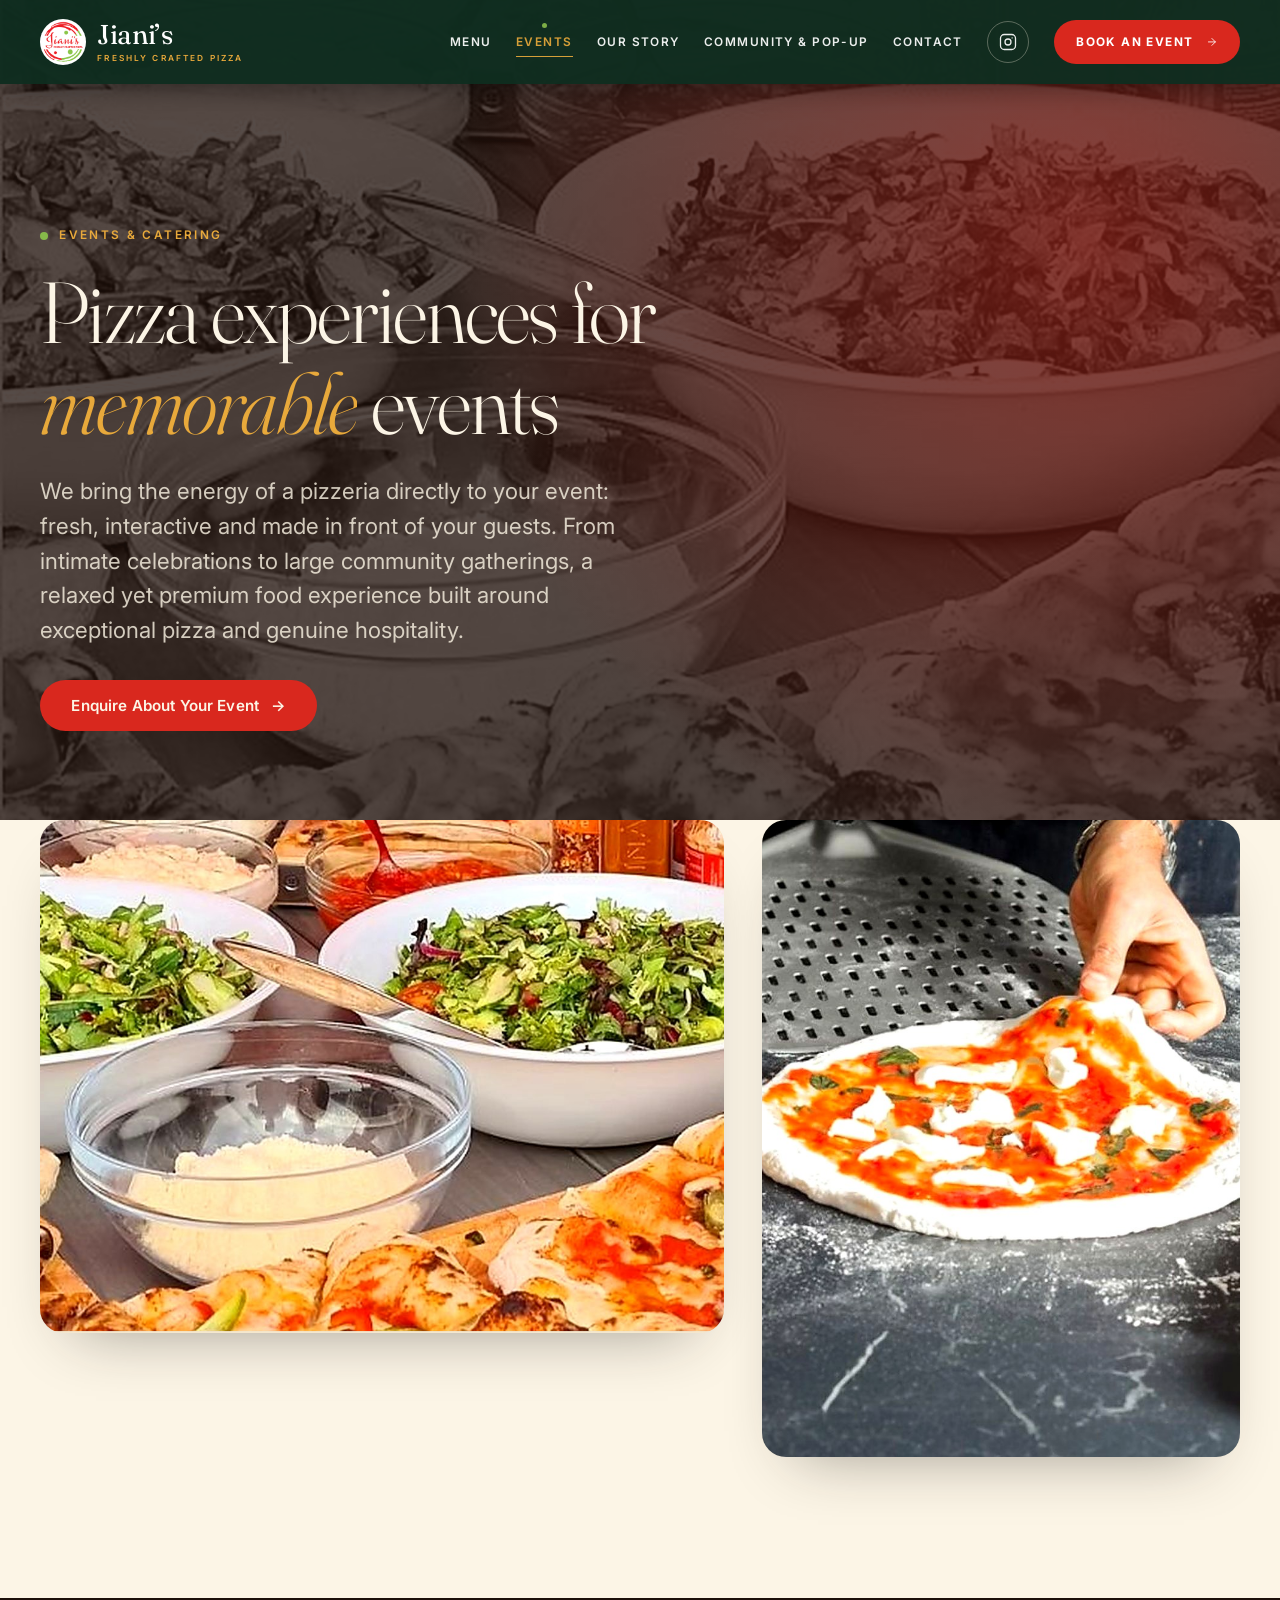
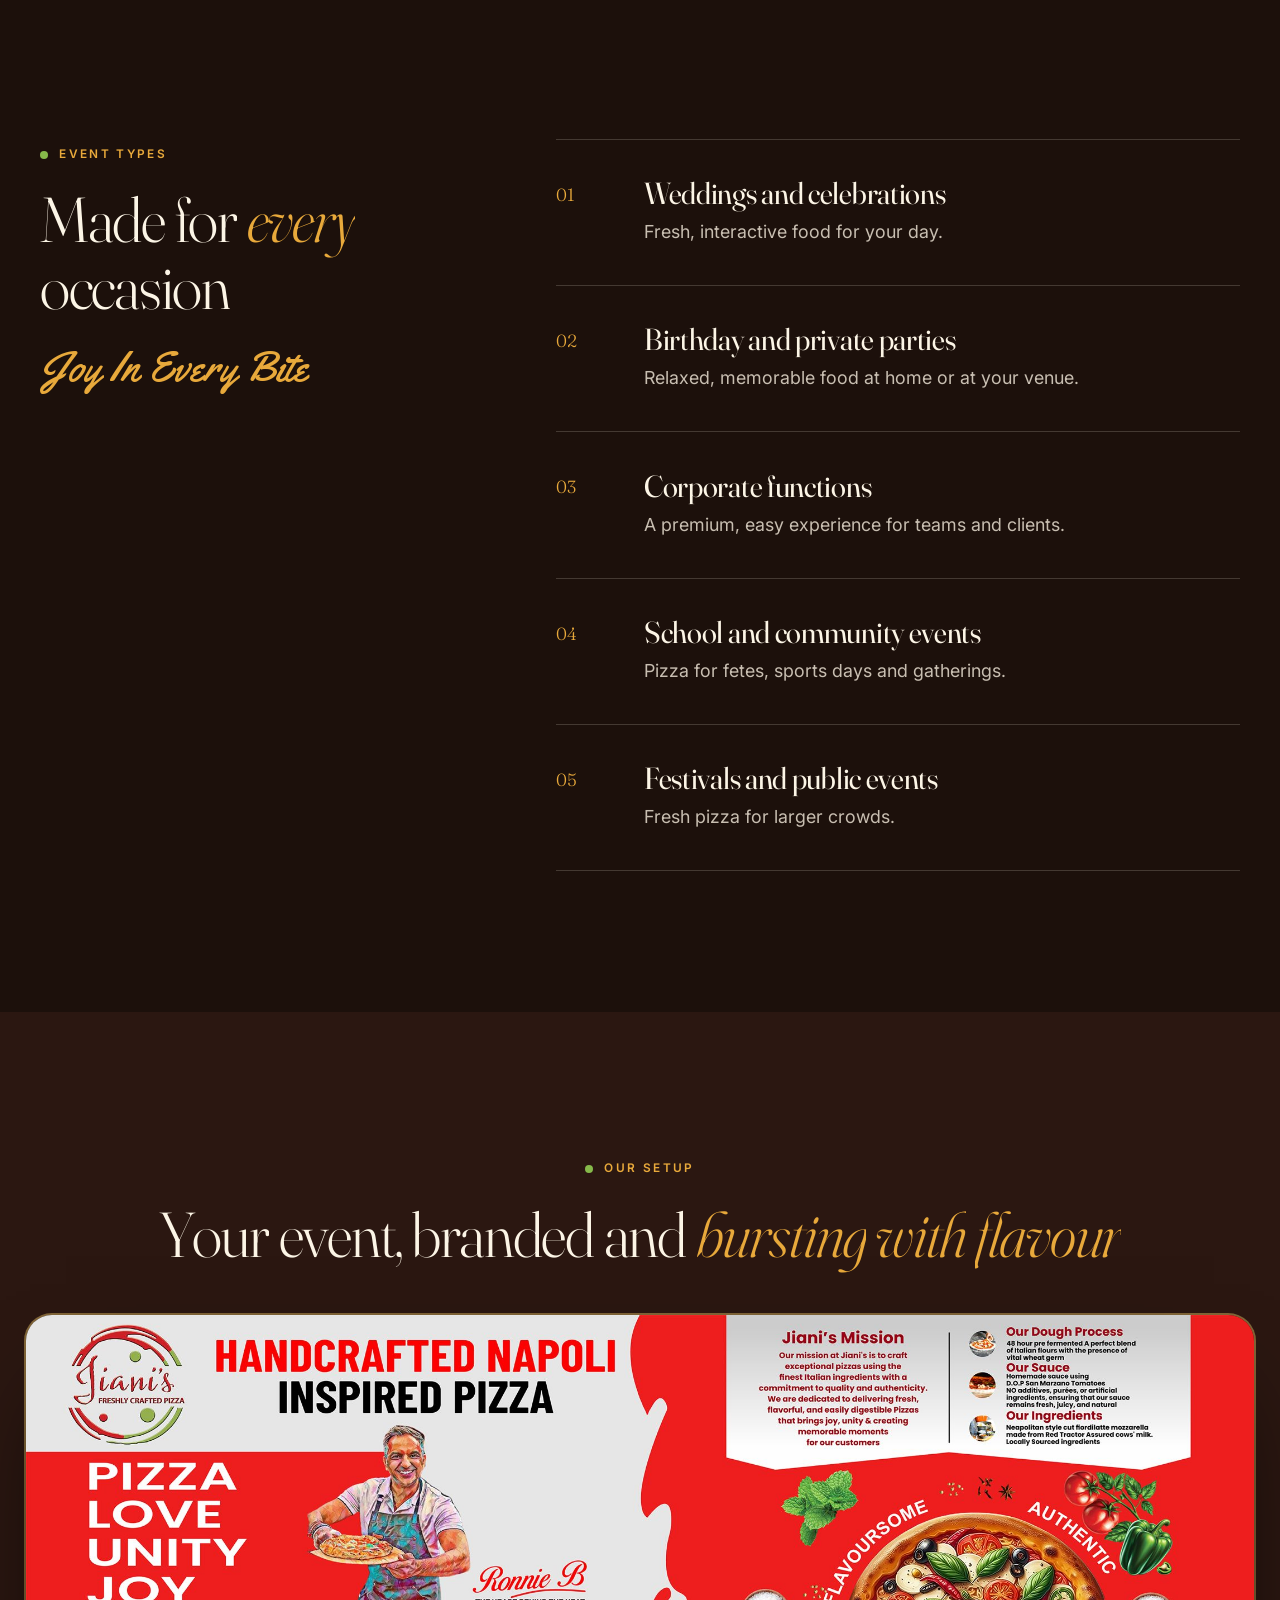
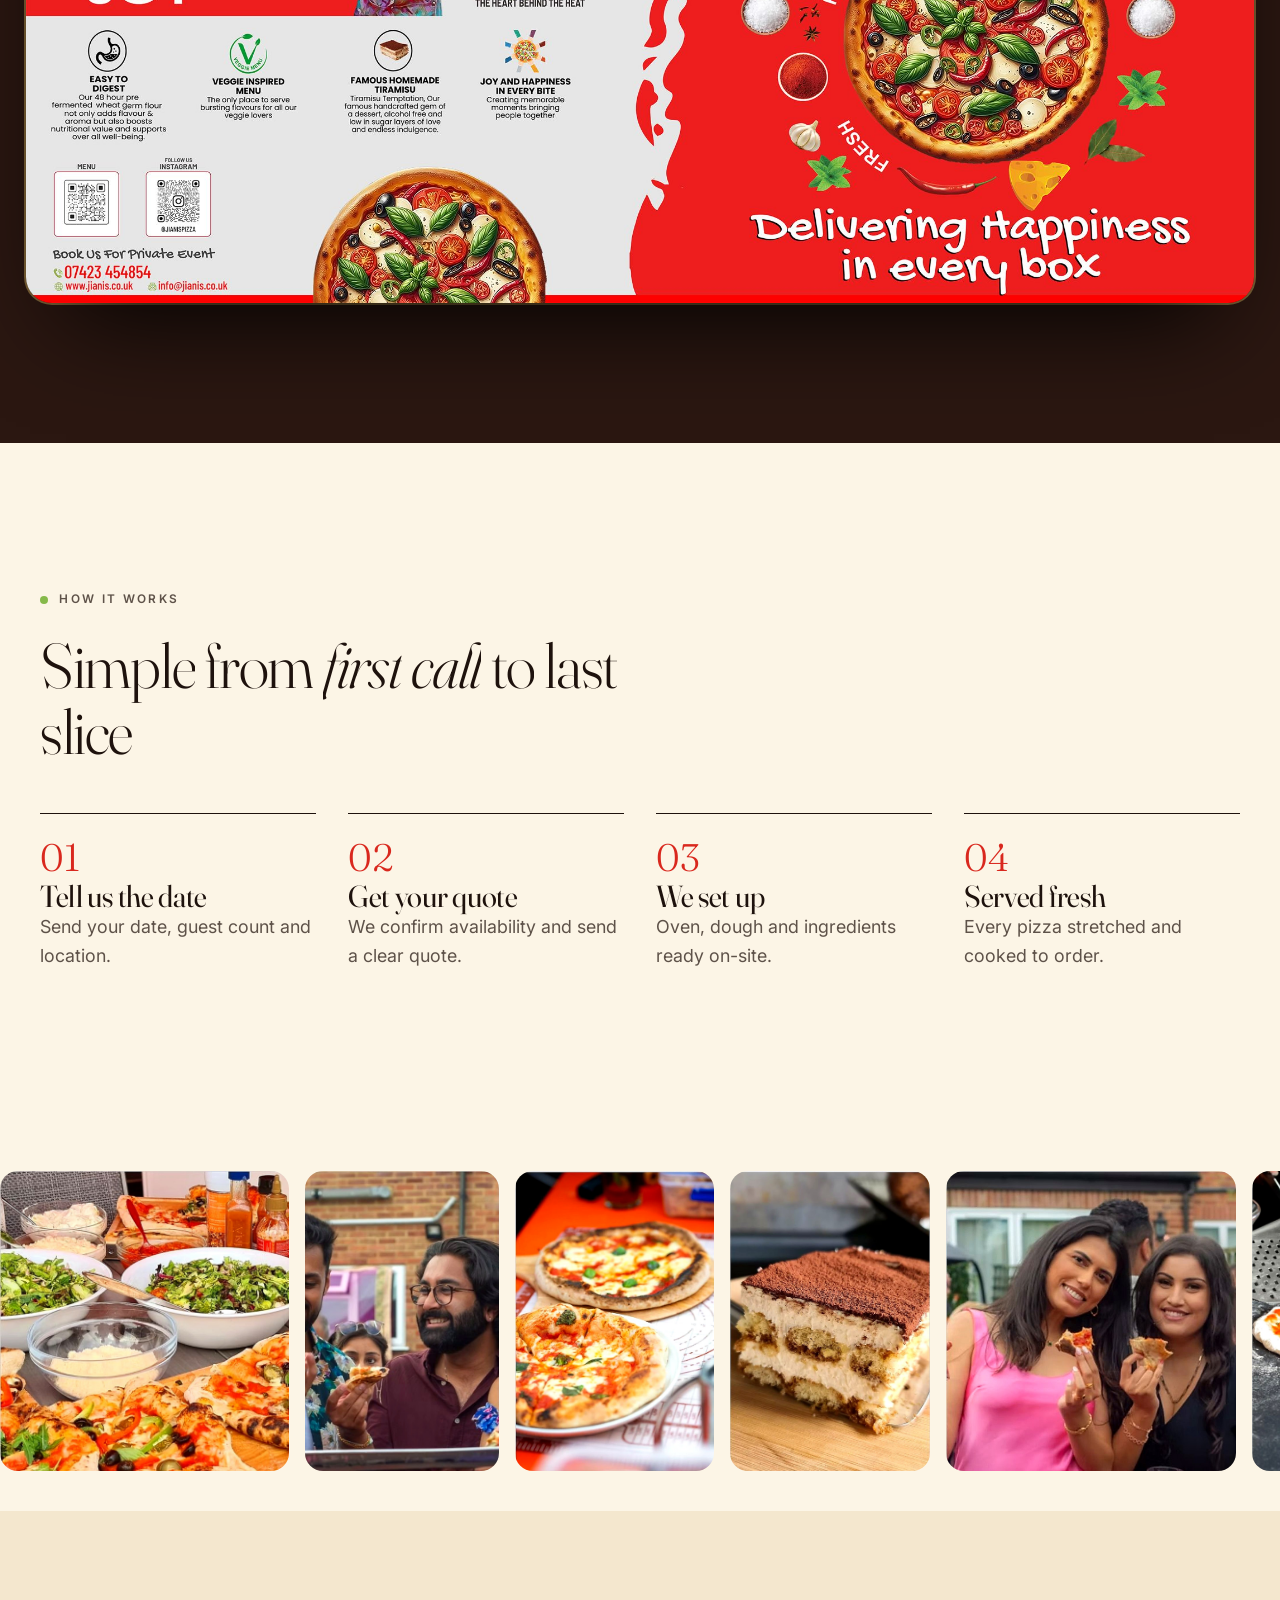
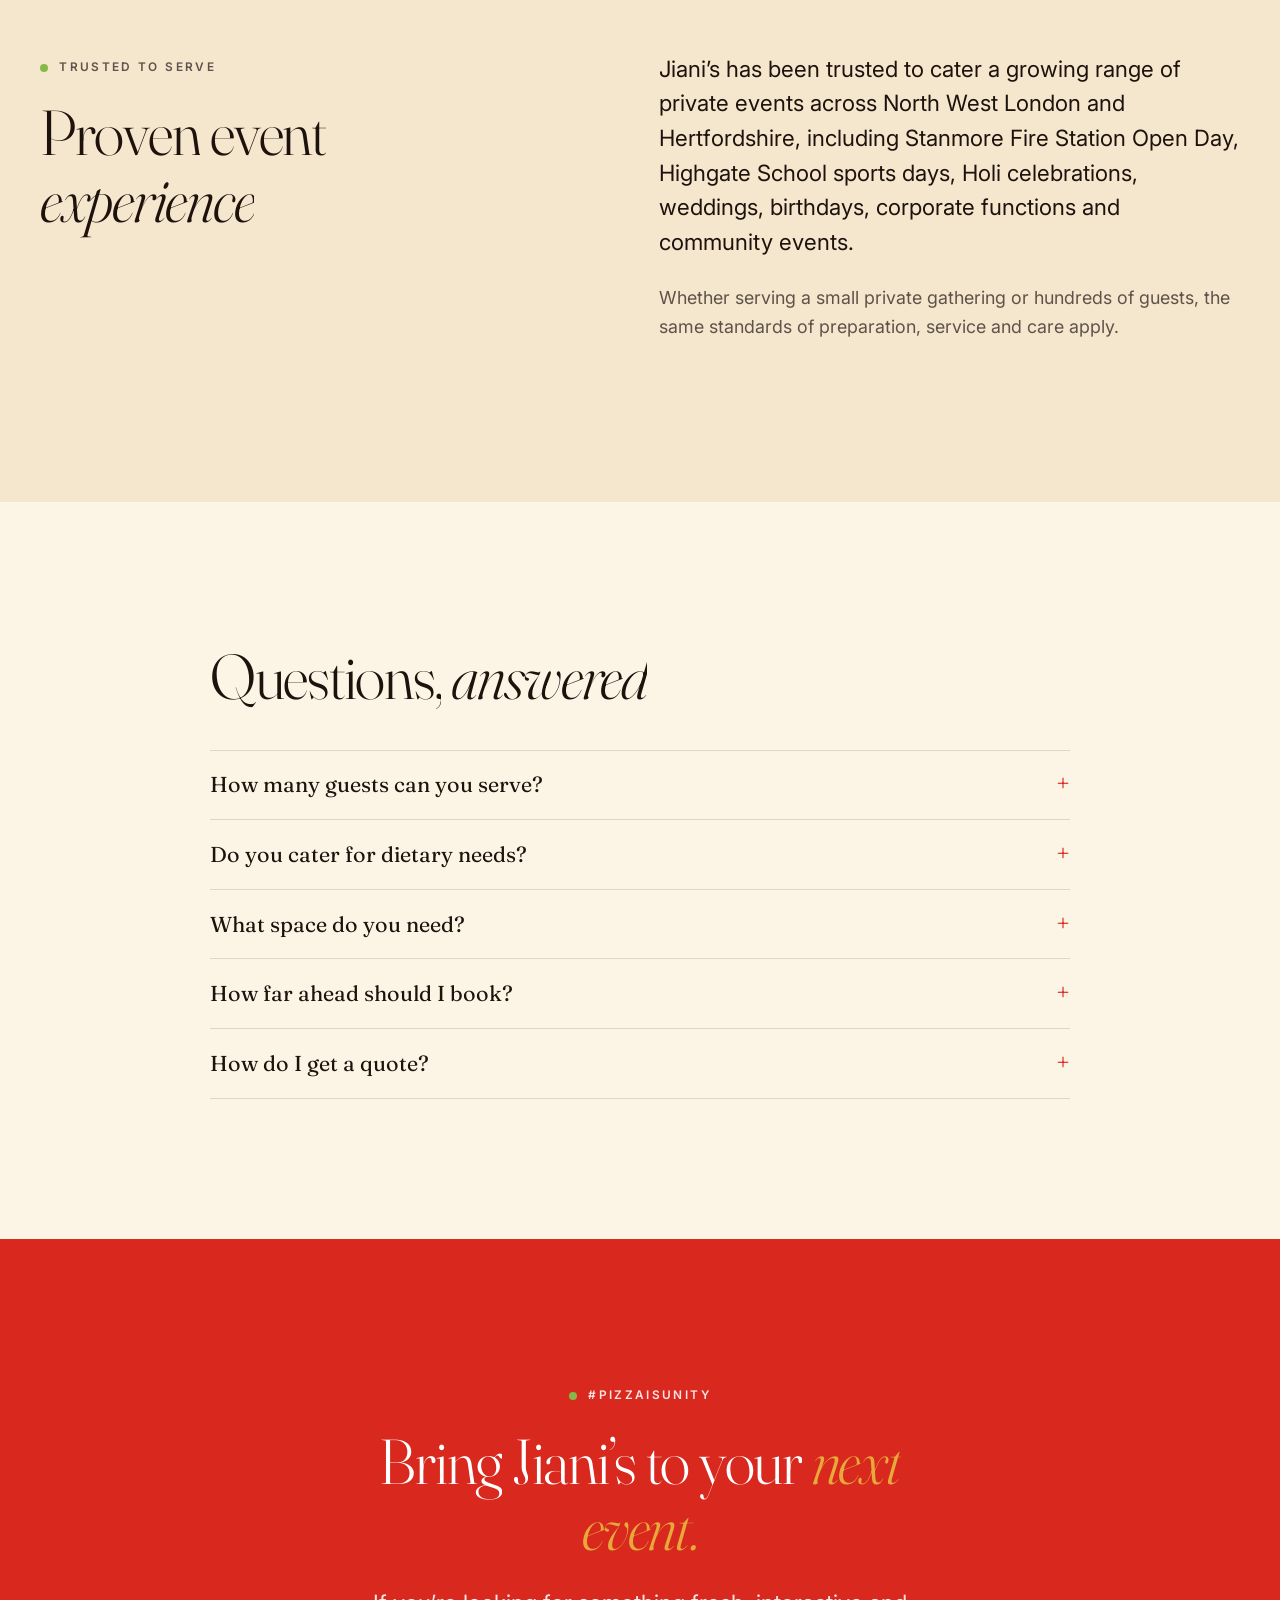
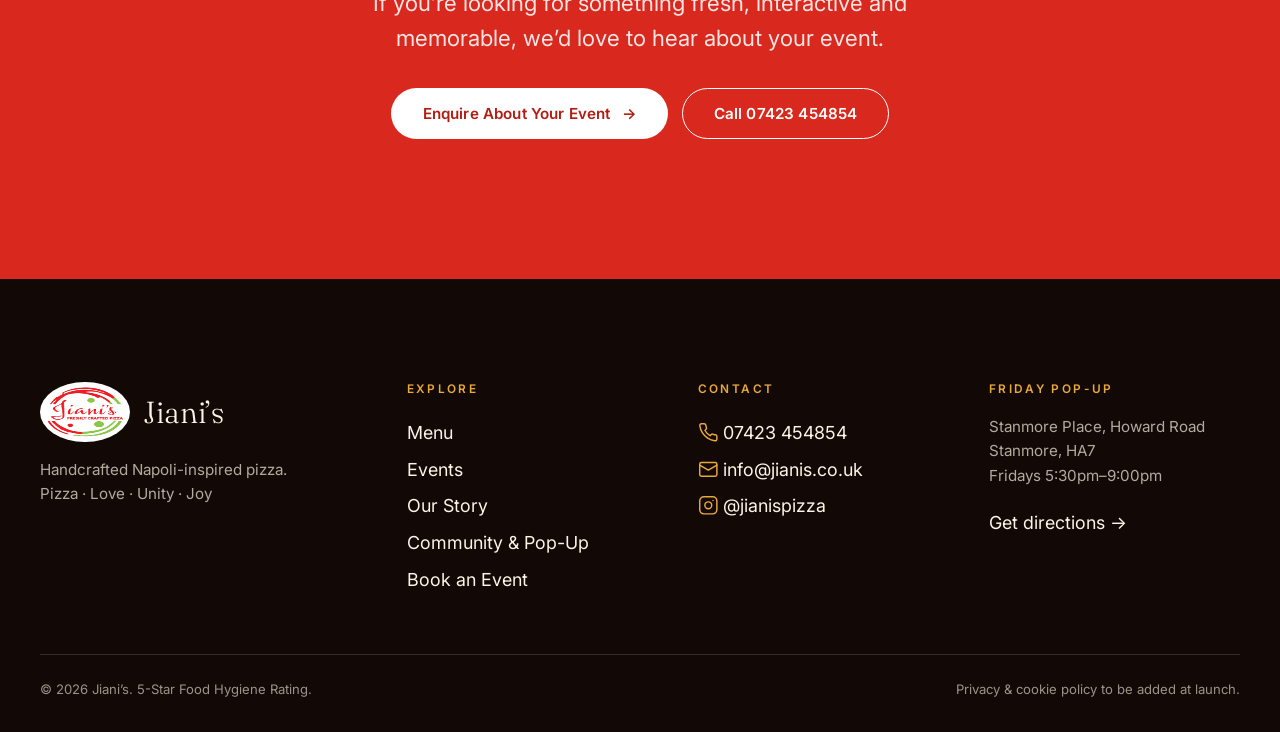
<file: events.html>
<!DOCTYPE html>
<html lang="en-GB"><head><meta charset="utf-8"><meta name="viewport" content="width=device-width,initial-scale=1">
<title>Events & Catering | Jiani’s Pizza, London</title><meta name="description" content="Live, fresh pizza catering for weddings, parties, corporate functions, schools and festivals across North West London.">
<meta property="og:type" content="website"><meta property="og:title" content="Events & Catering | Jiani’s Pizza, London"><meta property="og:description" content="Live, fresh pizza catering for weddings, parties, corporate functions, schools and festivals across North West London."><meta property="og:image" content="assets/og.jpg"><meta property="og:locale" content="en_GB"><meta name="theme-color" content="#FBF7F0">
<link rel="icon" href="assets/favicon.png"><link rel="preconnect" href="https://fonts.googleapis.com"><link rel="preconnect" href="https://fonts.gstatic.com" crossorigin>
<link href="https://fonts.googleapis.com/css2?family=Fraunces:ital,opsz,wght@0,9..144,300;0,9..144,400;1,9..144,300&family=Inter:wght@400;500;600&family=Yellowtail&display=swap" rel="stylesheet">
<link rel="stylesheet" href="css/style.css"><script type="application/ld+json">{"@context": "https://schema.org", "@type": "FoodEstablishment", "name": "Jiani’s", "description": "Handcrafted Napoli-inspired pizza, cooked fresh on-site for private events, weddings, corporate functions and a weekly Friday pop-up.", "servesCuisine": "Pizza", "telephone": "+44 7423 454854", "email": "info@jianis.co.uk", "url": "https://www.jianis.co.uk/", "image": "https://www.jianis.co.uk/assets/og.jpg", "sameAs": ["https://www.instagram.com/jianispizza/"], "address": {"@type": "PostalAddress", "streetAddress": "Stanmore Place, Howard Road", "addressLocality": "Stanmore", "addressRegion": "London", "postalCode": "HA7", "addressCountry": "GB"}, "openingHoursSpecification": [{"@type": "OpeningHoursSpecification", "dayOfWeek": "Friday", "opens": "17:30", "closes": "21:00"}], "areaServed": "North West London and Hertfordshire"}</script></head>
<body><svg width="0" height="0" style="position:absolute" aria-hidden="true"><symbol id="i-phone" viewBox="0 0 24 24"><path d="M22 16.9v3a2 2 0 0 1-2.2 2 19.8 19.8 0 0 1-8.6-3.1 19.5 19.5 0 0 1-6-6A19.8 19.8 0 0 1 2.1 4.2 2 2 0 0 1 4.1 2h3a2 2 0 0 1 2 1.7c.1 1 .4 1.9.7 2.8a2 2 0 0 1-.5 2.1L8.1 9.9a16 16 0 0 0 6 6l1.3-1.3a2 2 0 0 1 2.1-.4c.9.3 1.8.6 2.8.7a2 2 0 0 1 1.7 2z"/></symbol><symbol id="i-mail" viewBox="0 0 24 24"><rect x="2" y="4" width="20" height="16" rx="2"/><path d="m22 7-10 6L2 7"/></symbol><symbol id="i-pin" viewBox="0 0 24 24"><path d="M20 10c0 6-8 12-8 12S4 16 4 10a8 8 0 0 1 16 0z"/><circle cx="12" cy="10" r="3"/></symbol><symbol id="i-insta" viewBox="0 0 24 24"><rect x="2" y="2" width="20" height="20" rx="5"/><circle cx="12" cy="12" r="4"/><path d="M17.5 6.5h.01"/></symbol><symbol id="i-flame" viewBox="0 0 24 24"><path d="M8.5 14.5A2.5 2.5 0 0 0 11 12c0-1.4-.5-2-1-3-1-2.1-.3-3.9 2-6 .5 2.5 2 4.9 4 6.5 2 1.6 3 3.5 3 5.5a7 7 0 1 1-14 0c0-1.2.4-2.4 1-3 0 1.4.8 2.5 2.5 2.5z"/></symbol><symbol id="i-leaf" viewBox="0 0 24 24"><path d="M11 20A7 7 0 0 1 9.8 6.1C15.5 5 17 4.5 19 2c1 2 2 4.2 2 8 0 5.5-4.8 10-10 10z"/><path d="M2 21c0-3 1.9-5.5 6-7"/></symbol><symbol id="i-shield" viewBox="0 0 24 24"><path d="M20 13c0 5-3.5 7.5-7.7 9a1 1 0 0 1-.6 0C7.5 20.5 4 18 4 13V6a1 1 0 0 1 1-1c2 0 4.5-1.2 6.2-2.7a1.2 1.2 0 0 1 1.6 0C14.5 3.8 17 5 19 5a1 1 0 0 1 1 1z"/><path d="m9 12 2 2 4-4"/></symbol><symbol id="i-star" viewBox="0 0 24 24"><path d="m12 2 3.1 6.3 6.9 1-5 4.9 1.2 6.8L12 17.8 5.8 21l1.2-6.8-5-4.9 6.9-1z"/></symbol><symbol id="i-wheat" viewBox="0 0 24 24"><path d="M2 22 16 8"/><path d="M3.5 12.5 6 15l2.5-2.5L6 10zM7.5 8.5 10 11l2.5-2.5L10 6zM11.5 4.5 14 7l2.5-2.5L14 2zM12.5 16.5 15 19l2.5-2.5L15 14zM16.5 12.5 19 15l2.5-2.5L19 10z"/></symbol><symbol id="i-dessert" viewBox="0 0 24 24"><rect x="3" y="9" width="18" height="11" rx="2"/><path d="M3 13.5h18M3 17h18M12 9V5m0 0a1.5 1.5 0 1 0 0-.01"/></symbol><symbol id="i-heart" viewBox="0 0 24 24"><path d="M19 14c1.5-1.5 3-3.2 3-5.5A5.5 5.5 0 0 0 16.5 3c-1.8 0-3 .5-4.5 2-1.5-1.5-2.7-2-4.5-2A5.5 5.5 0 0 0 2 8.5c0 2.3 1.5 4 3 5.5l7 7z"/></symbol><symbol id="i-smile" viewBox="0 0 24 24"><circle cx="12" cy="12" r="10"/><path d="M8 14s1.5 2 4 2 4-2 4-2M9 9h.01M15 9h.01"/></symbol><symbol id="i-arrow" viewBox="0 0 24 24"><path d="M5 12h14M12 5l7 7-7 7"/></symbol><symbol id="i-clock" viewBox="0 0 24 24"><circle cx="12" cy="12" r="10"/><path d="M12 6v6l4 2"/></symbol><symbol id="i-spark" viewBox="0 0 24 24"><path d="M12 3l1.9 5.1L19 10l-5.1 1.9L12 17l-1.9-5.1L5 10l5.1-1.9z"/></symbol><symbol id="i-brief" viewBox="0 0 24 24"><rect x="2" y="7" width="20" height="14" rx="2"/><path d="M16 21V5a2 2 0 0 0-2-2h-4a2 2 0 0 0-2 2v16"/></symbol><symbol id="i-book" viewBox="0 0 24 24"><path d="M2 4h6a4 4 0 0 1 4 4v13a3 3 0 0 0-3-3H2zM22 4h-6a4 4 0 0 0-4 4v13a3 3 0 0 1 3-3h7z"/></symbol><symbol id="i-tent" viewBox="0 0 24 24"><path d="M3 21 12 4l9 17zM12 4v17"/></symbol><symbol id="i-users" viewBox="0 0 24 24"><path d="M16 21v-2a4 4 0 0 0-4-4H6a4 4 0 0 0-4 4v2"/><circle cx="9" cy="7" r="4"/><path d="M22 21v-2a4 4 0 0 0-3-3.9M16 3.1a4 4 0 0 1 0 7.8"/></symbol><symbol id="i-slice" viewBox="0 0 24 24"><path d="M3 7c6-4 12-4 18 0L12 22z"/><circle cx="10" cy="11" r="1"/><circle cx="14" cy="13" r="1"/><circle cx="12" cy="17" r=".8"/></symbol></svg><div class="intro" id="intro" aria-hidden="true"><div class="pc"><div class="iw"><svg viewBox="0 0 100 100"><circle cx="50" cy="50" r="48.5" pathLength="1"/></svg><div class="lg"><img src="assets/logo-new.png" alt=""></div></div><p class="words"><span>Pizza</span><span>Love</span><span>Unity</span><span>Joy</span></p></div></div><script>try{if(sessionStorage.getItem("jv")){document.getElementById("intro").remove()}else{sessionStorage.setItem("jv",1)}}catch(e){}</script><a class="skip" href="#main">Skip to content</a>
<!-- SHARED HEADER -->
<header class="hdr"><div class="topbar"><div class="wrap tb"><p><svg class="i" aria-hidden="true"><use href="#i-flame"/></svg>Handcrafted Napoli-inspired pizza, cooked fresh at your event</p><div class="tbl"><a href="tel:07423454854"><svg class="i" aria-hidden="true"><use href="#i-phone"/></svg>07423 454854</a><a href="mailto:info@jianis.co.uk"><svg class="i" aria-hidden="true"><use href="#i-mail"/></svg>info@jianis.co.uk</a></div></div></div>
<div class="wrap hdr-in"><a class="brand" href="index.html" aria-label="Jiani’s home"><img src="assets/logo-new.png" alt="" width="46" height="46"><span>Jiani’s<small>Freshly crafted pizza</small></span></a>
<button class="burger" aria-label="Menu" aria-expanded="false" aria-controls="nav"><i></i><i></i></button>
<nav class="nav" id="nav" aria-label="Main"><a href="menu.html">Menu</a><a href="events.html" aria-current="page">Events</a><a href="story.html">Our Story</a><a href="community.html">Community &amp; Pop-Up</a><a href="contact.html">Contact</a><a class="soc" href="https://www.instagram.com/jianispizza/" target="_blank" rel="noopener" aria-label="Jiani’s on Instagram"><svg class="i" aria-hidden="true"><use href="#i-insta"/></svg></a><a class="btn btn-p" href="contact.html">Book an Event <svg class="i" aria-hidden="true"><use href="#i-arrow"/></svg></a>
<div class="mc"><a href="tel:07423454854"><svg class="i" aria-hidden="true"><use href="#i-phone"/></svg>07423 454854</a><a href="mailto:info@jianis.co.uk"><svg class="i" aria-hidden="true"><use href="#i-mail"/></svg>info@jianis.co.uk</a><a href="https://www.instagram.com/jianispizza/" target="_blank" rel="noopener"><svg class="i" aria-hidden="true"><use href="#i-insta"/></svg>@jianispizza</a></div></nav></div></header>
<main id="main">
<section class="pagehead dk"><div class="ph-bg"><img src="assets/catering-spread.jpg" alt="" width="1200" height="1244" style="object-position:50% 50%" loading="lazy" decoding="async"></div><div class="wrap"><p class="eyebrow">Events &amp; catering</p><h1 data-split>Pizza experiences for <em>memorable</em> events</h1><p class="lead rv">We bring the energy of a pizzeria directly to your event: fresh, interactive and made in front of your guests. From intimate celebrations to large community gatherings, a relaxed yet premium food experience built around exceptional pizza and genuine hospitality.</p><div class="btns rv"><a class="btn btn-p" href="contact.html">Enquire About Your Event<span class="ar" aria-hidden="true">→</span></a></div></div></section>
<section style="padding-top:0"><div class="wrap grid"><div style="grid-column:1/span 7"><div class="ph r43 imgrv " data-par><img src="assets/catering-spread.jpg" alt="A Jiani’s catering spread" width="1200" height="1244" style="object-position:50% 35%" loading="lazy" decoding="async"></div></div><div style="grid-column:8/span 5;align-self:end"><div class="ph r34 imgrv " data-par><img src="assets/stretching.jpg" alt="Hand-stretched pizza being topped" width="900" height="1345" style="object-position:50% 45%" loading="lazy" decoding="async"></div></div></div></section>
<section class="dk"><div class="wrap grid"><div style="grid-column:1/span 4"><p class="eyebrow">Event types</p><h2 data-split>Made for <em>every</em> occasion</h2><p class="script sig rv">Joy In Every Bite</p></div><ol class="nlist" style="grid-column:6/span 7"><li class="rv"><div><h3>Weddings and celebrations</h3><p>Fresh, interactive food for your day.</p></div></li><li class="rv"><div><h3>Birthday and private parties</h3><p>Relaxed, memorable food at home or at your venue.</p></div></li><li class="rv"><div><h3>Corporate functions</h3><p>A premium, easy experience for teams and clients.</p></div></li><li class="rv"><div><h3>School and community events</h3><p>Pizza for fetes, sports days and gatherings.</p></div></li><li class="rv"><div><h3>Festivals and public events</h3><p>Fresh pizza for larger crowds.</p></div></li></ol></div></section>
<section class="dk d2"><div class="wrap center"><p class="eyebrow">Our setup</p><h2 data-split>Your event, branded and <em>bursting with flavour</em></h2></div><div class="bn rv"><img src="assets/banner-full.jpg" alt="The Jiani’s event banner" width="2200" height="1052" loading="lazy"></div><p class="swipe" aria-hidden="true">Swipe to explore ↔</p></section><section><div class="wrap"><div class="narrow"><p class="eyebrow">How it works</p><h2 data-split>Simple from <em>first call</em> to last slice</h2></div>
<div class="steps"><div class="rv"><b>01</b><h3>Tell us the date</h3><p>Send your date, guest count and location.</p></div><div class="rv" style="--d:.1s"><b>02</b><h3>Get your quote</h3><p>We confirm availability and send a clear quote.</p></div><div class="rv" style="--d:.2s"><b>03</b><h3>We set up</h3><p>Oven, dough and ingredients ready on-site.</p></div><div class="rv" style="--d:.3s"><b>04</b><h3>Served fresh</h3><p>Every pizza stretched and cooked to order.</p></div></div></div></section>
<div class="strip mq" aria-hidden="true"><div><img src="assets/catering-spread.jpg" alt="" loading="lazy"><img src="assets/guests-men.jpg" alt="" loading="lazy"><img src="assets/pizza-pair.jpg" alt="" loading="lazy"><img src="assets/tiramisu.jpg" alt="" loading="lazy"><img src="assets/guests-women.jpg" alt="" loading="lazy"><img src="assets/stretching.jpg" alt="" loading="lazy"><img src="assets/pizza-board.jpg" alt="" loading="lazy"><img src="assets/ingredients.jpg" alt="" loading="lazy"></div></div><section class="alt"><div class="wrap grid"><div style="grid-column:1/span 5"><p class="eyebrow">Trusted to serve</p><h2 data-split>Proven event <em>experience</em></h2></div><div style="grid-column:7/span 6"><p class="lead rv">Jiani’s has been trusted to cater a growing range of private events across North West London and Hertfordshire, including Stanmore Fire Station Open Day, Highgate School sports days, Holi celebrations, weddings, birthdays, corporate functions and community events.</p><p class="rv">Whether serving a small private gathering or hundreds of guests, the same standards of preparation, service and care apply.</p></div></div></section>
<section><div class="wrap" style="max-width:860px"><h2 data-split style="margin-bottom:2.5rem">Questions, <em>answered</em></h2>
<details><summary>How many guests can you serve?</summary><p>From intimate gatherings to large events. Tell us your guest count and we’ll recommend the right setup.</p></details>
<details><summary>Do you cater for dietary needs?</summary><p>Our menu is vegetarian-inspired and we offer vegan options. Please tell us about allergies when you enquire.</p></details>
<details><summary>What space do you need?</summary><p>We’ll confirm space and access details after your enquiry.</p></details>
<details><summary>How far ahead should I book?</summary><p>As early as you can, especially for weekends and busy dates.</p></details>
<details><summary>How do I get a quote?</summary><p>Use the enquiry form or call 07423 454854. We’ll reply with availability and a quote.</p></details></div></section>
<section class="final"><div class="wrap center"><p class="eyebrow" style="color:#fff">#PizzaIsUnity</p><h2 data-split>Bring Jiani’s to your <em>next event.</em></h2><p class="lead rv mx narrow" style="margin-top:1.6rem">If you’re looking for something fresh, interactive and memorable, we’d love to hear about your event.</p><div class="btns rv" style="justify-content:center"><a class="btn btn-w" href="contact.html">Enquire About Your Event <span class="ar" aria-hidden="true">→</span></a><a class="btn btn-s" href="tel:07423454854">Call 07423 454854</a></div></div></section>
</main>
<!-- SHARED FOOTER -->
<footer><div class="wrap"><div class="fgrid"><div><div class="fbrand"><img src="assets/logo-new.png" alt="Jiani’s Freshly Crafted Pizza logo" width="60" height="60" loading="lazy">Jiani’s</div><p>Handcrafted Napoli-inspired pizza.<br>Pizza · Love · Unity · Joy</p></div>
<div><h4>Explore</h4><a href="menu.html">Menu</a><a href="events.html">Events</a><a href="story.html">Our Story</a><a href="community.html">Community &amp; Pop-Up</a><a href="contact.html">Book an Event</a></div>
<div><h4>Contact</h4><a href="tel:07423454854"><svg class="i" aria-hidden="true"><use href="#i-phone"/></svg> 07423 454854</a><a href="mailto:info@jianis.co.uk"><svg class="i" aria-hidden="true"><use href="#i-mail"/></svg> info@jianis.co.uk</a><a href="https://www.instagram.com/jianispizza/" target="_blank" rel="noopener"><svg class="i" aria-hidden="true"><use href="#i-insta"/></svg> @jianispizza</a></div>
<div><h4>Friday pop-up</h4><p>Stanmore Place, Howard Road<br>Stanmore, HA7<br>Fridays 5:30pm–9:00pm</p><a href="https://www.google.com/maps/search/?api=1&query=Stanmore+Place+Howard+Road+Stanmore+HA7" target="_blank" rel="noopener">Get directions →</a></div></div>
<div class="legal"><span>© 2026 Jiani’s. 5-Star Food Hygiene Rating.</span><span>Privacy &amp; cookie policy to be added at launch.</span></div></div></footer>
<script src="js/main.js" defer></script></body></html>
</file>
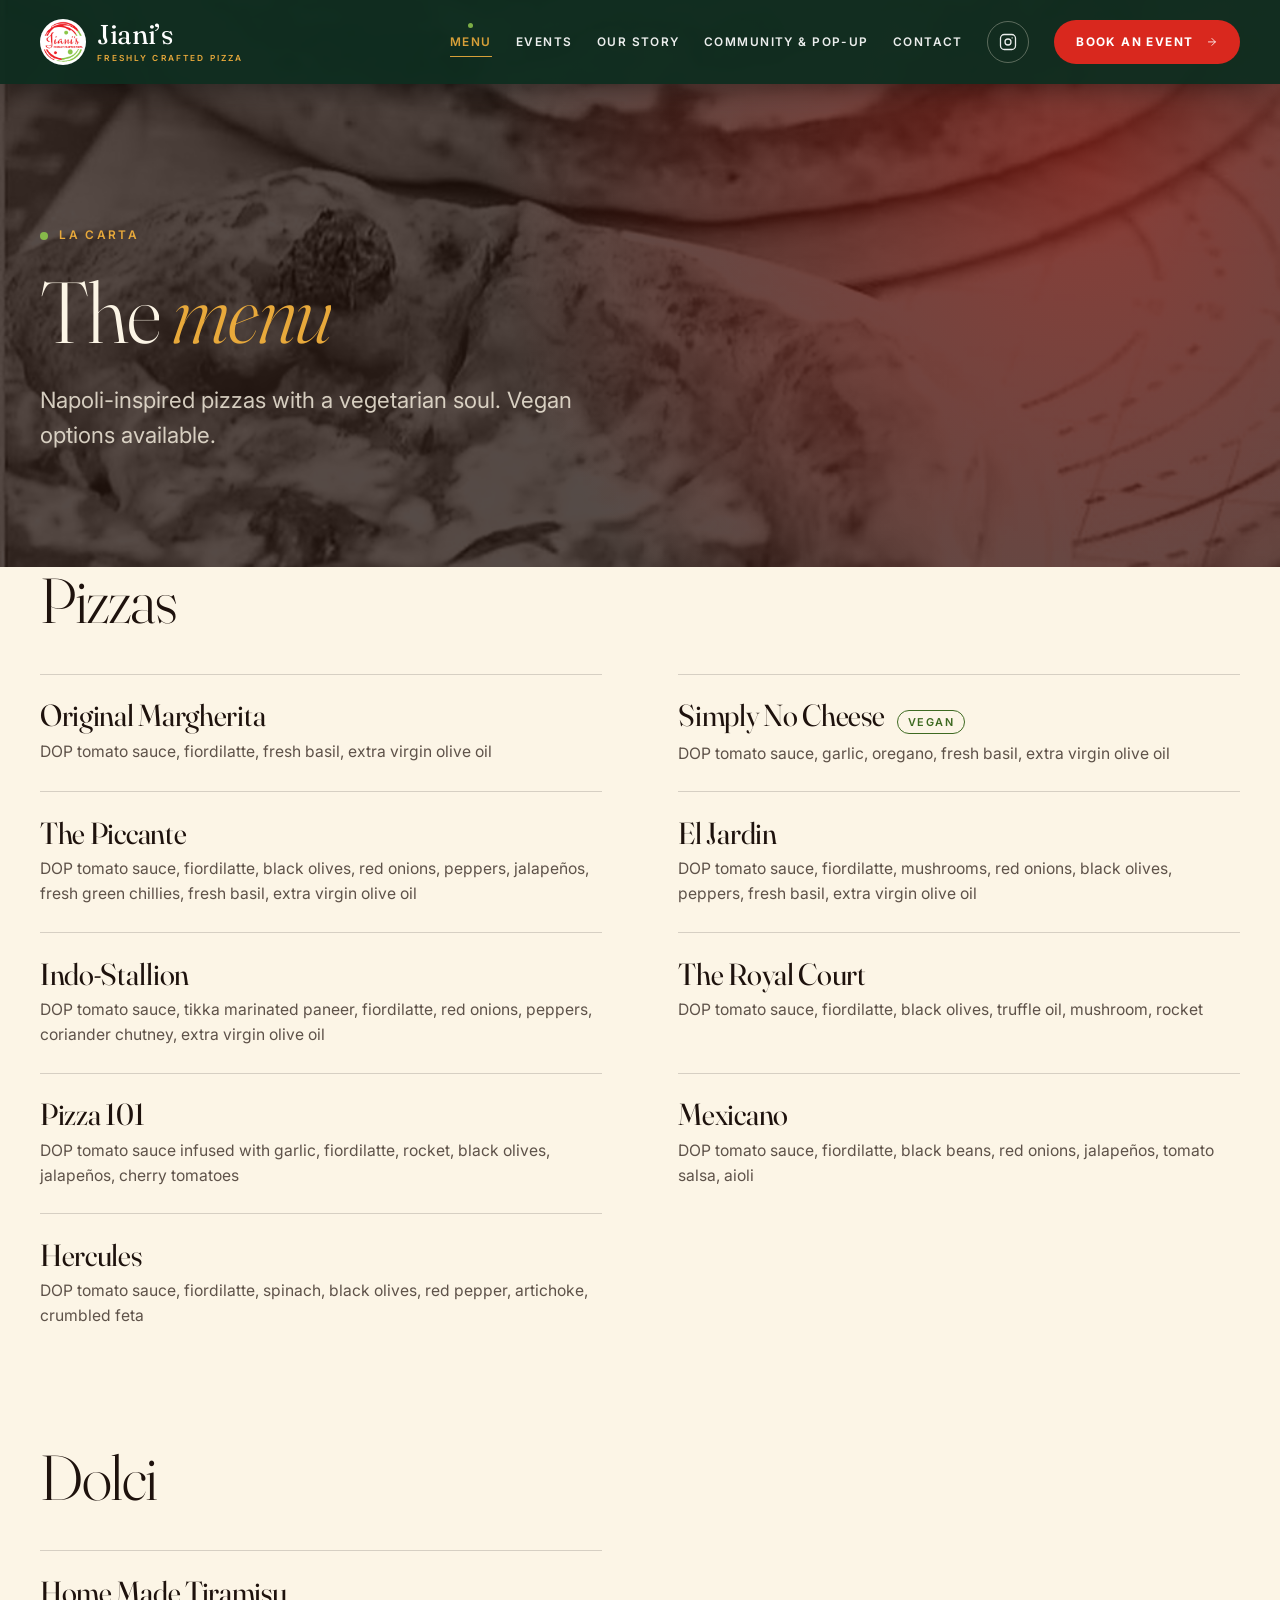
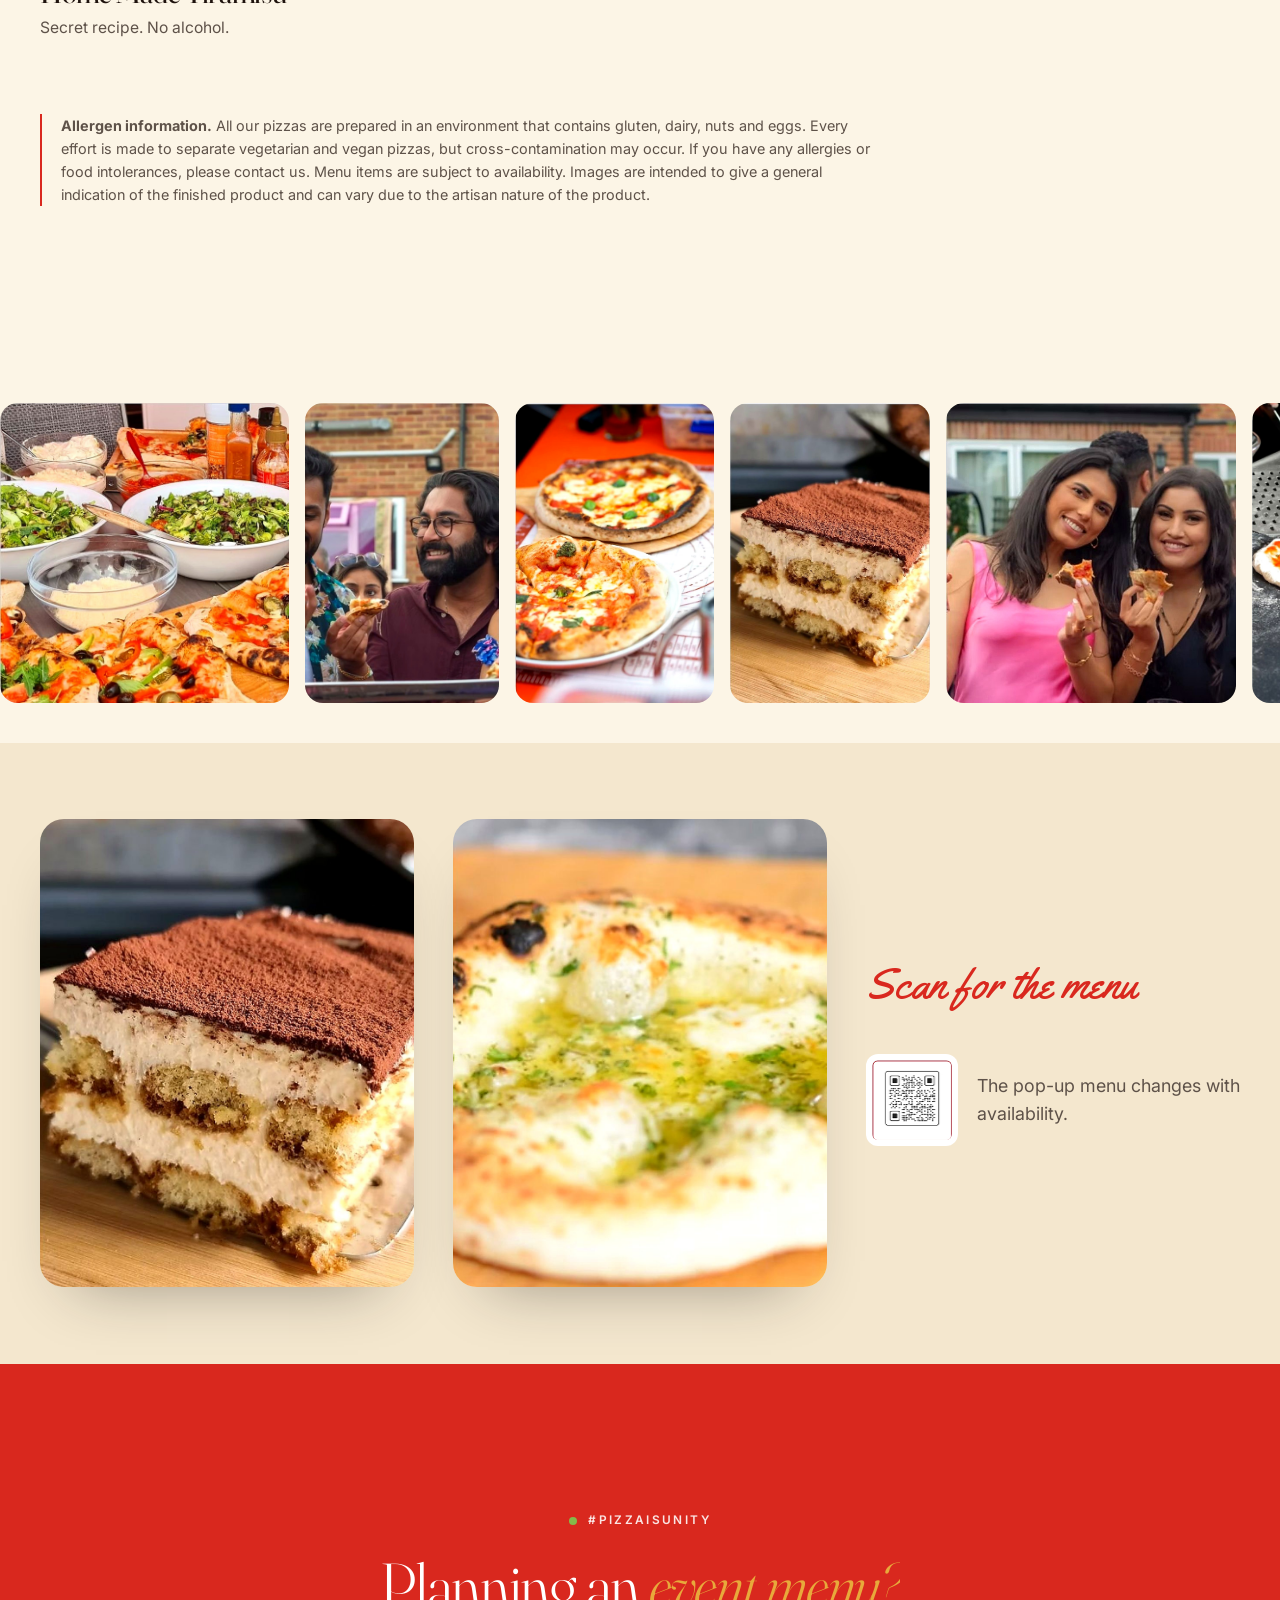
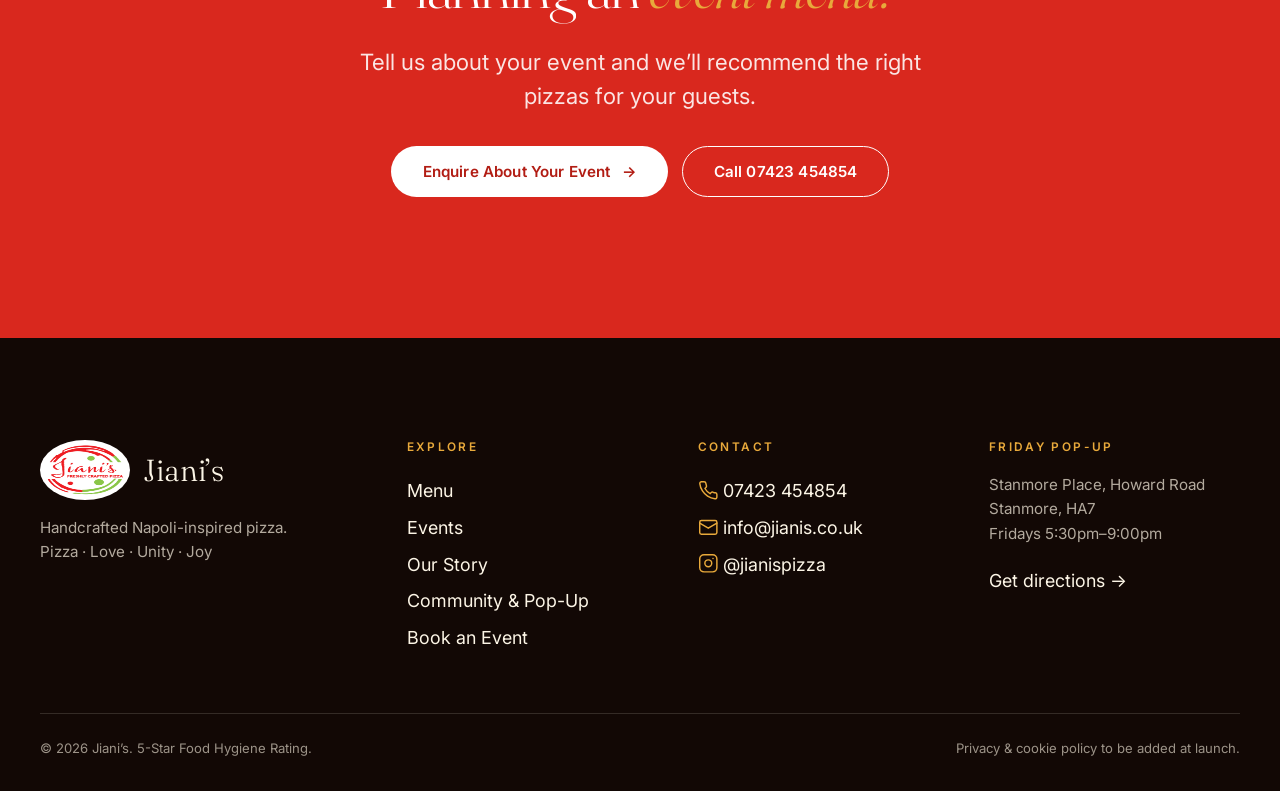
<file: menu.html>
<!DOCTYPE html>
<html lang="en-GB"><head><meta charset="utf-8"><meta name="viewport" content="width=device-width,initial-scale=1">
<title>Menu | Jiani’s Napoli-Inspired Pizza</title><meta name="description" content="Nine handcrafted Napoli-inspired pizzas, vegan options and homemade tiramisu from Jiani’s in Stanmore, London.">
<meta property="og:type" content="website"><meta property="og:title" content="Menu | Jiani’s Napoli-Inspired Pizza"><meta property="og:description" content="Nine handcrafted Napoli-inspired pizzas, vegan options and homemade tiramisu from Jiani’s in Stanmore, London."><meta property="og:image" content="assets/og.jpg"><meta property="og:locale" content="en_GB"><meta name="theme-color" content="#FBF7F0">
<link rel="icon" href="assets/favicon.png"><link rel="preconnect" href="https://fonts.googleapis.com"><link rel="preconnect" href="https://fonts.gstatic.com" crossorigin>
<link href="https://fonts.googleapis.com/css2?family=Fraunces:ital,opsz,wght@0,9..144,300;0,9..144,400;1,9..144,300&family=Inter:wght@400;500;600&family=Yellowtail&display=swap" rel="stylesheet">
<link rel="stylesheet" href="css/style.css"><script type="application/ld+json">{"@context": "https://schema.org", "@type": "FoodEstablishment", "name": "Jiani’s", "description": "Handcrafted Napoli-inspired pizza, cooked fresh on-site for private events, weddings, corporate functions and a weekly Friday pop-up.", "servesCuisine": "Pizza", "telephone": "+44 7423 454854", "email": "info@jianis.co.uk", "url": "https://www.jianis.co.uk/", "image": "https://www.jianis.co.uk/assets/og.jpg", "sameAs": ["https://www.instagram.com/jianispizza/"], "address": {"@type": "PostalAddress", "streetAddress": "Stanmore Place, Howard Road", "addressLocality": "Stanmore", "addressRegion": "London", "postalCode": "HA7", "addressCountry": "GB"}, "openingHoursSpecification": [{"@type": "OpeningHoursSpecification", "dayOfWeek": "Friday", "opens": "17:30", "closes": "21:00"}], "areaServed": "North West London and Hertfordshire"}</script></head>
<body><svg width="0" height="0" style="position:absolute" aria-hidden="true"><symbol id="i-phone" viewBox="0 0 24 24"><path d="M22 16.9v3a2 2 0 0 1-2.2 2 19.8 19.8 0 0 1-8.6-3.1 19.5 19.5 0 0 1-6-6A19.8 19.8 0 0 1 2.1 4.2 2 2 0 0 1 4.1 2h3a2 2 0 0 1 2 1.7c.1 1 .4 1.9.7 2.8a2 2 0 0 1-.5 2.1L8.1 9.9a16 16 0 0 0 6 6l1.3-1.3a2 2 0 0 1 2.1-.4c.9.3 1.8.6 2.8.7a2 2 0 0 1 1.7 2z"/></symbol><symbol id="i-mail" viewBox="0 0 24 24"><rect x="2" y="4" width="20" height="16" rx="2"/><path d="m22 7-10 6L2 7"/></symbol><symbol id="i-pin" viewBox="0 0 24 24"><path d="M20 10c0 6-8 12-8 12S4 16 4 10a8 8 0 0 1 16 0z"/><circle cx="12" cy="10" r="3"/></symbol><symbol id="i-insta" viewBox="0 0 24 24"><rect x="2" y="2" width="20" height="20" rx="5"/><circle cx="12" cy="12" r="4"/><path d="M17.5 6.5h.01"/></symbol><symbol id="i-flame" viewBox="0 0 24 24"><path d="M8.5 14.5A2.5 2.5 0 0 0 11 12c0-1.4-.5-2-1-3-1-2.1-.3-3.9 2-6 .5 2.5 2 4.9 4 6.5 2 1.6 3 3.5 3 5.5a7 7 0 1 1-14 0c0-1.2.4-2.4 1-3 0 1.4.8 2.5 2.5 2.5z"/></symbol><symbol id="i-leaf" viewBox="0 0 24 24"><path d="M11 20A7 7 0 0 1 9.8 6.1C15.5 5 17 4.5 19 2c1 2 2 4.2 2 8 0 5.5-4.8 10-10 10z"/><path d="M2 21c0-3 1.9-5.5 6-7"/></symbol><symbol id="i-shield" viewBox="0 0 24 24"><path d="M20 13c0 5-3.5 7.5-7.7 9a1 1 0 0 1-.6 0C7.5 20.5 4 18 4 13V6a1 1 0 0 1 1-1c2 0 4.5-1.2 6.2-2.7a1.2 1.2 0 0 1 1.6 0C14.5 3.8 17 5 19 5a1 1 0 0 1 1 1z"/><path d="m9 12 2 2 4-4"/></symbol><symbol id="i-star" viewBox="0 0 24 24"><path d="m12 2 3.1 6.3 6.9 1-5 4.9 1.2 6.8L12 17.8 5.8 21l1.2-6.8-5-4.9 6.9-1z"/></symbol><symbol id="i-wheat" viewBox="0 0 24 24"><path d="M2 22 16 8"/><path d="M3.5 12.5 6 15l2.5-2.5L6 10zM7.5 8.5 10 11l2.5-2.5L10 6zM11.5 4.5 14 7l2.5-2.5L14 2zM12.5 16.5 15 19l2.5-2.5L15 14zM16.5 12.5 19 15l2.5-2.5L19 10z"/></symbol><symbol id="i-dessert" viewBox="0 0 24 24"><rect x="3" y="9" width="18" height="11" rx="2"/><path d="M3 13.5h18M3 17h18M12 9V5m0 0a1.5 1.5 0 1 0 0-.01"/></symbol><symbol id="i-heart" viewBox="0 0 24 24"><path d="M19 14c1.5-1.5 3-3.2 3-5.5A5.5 5.5 0 0 0 16.5 3c-1.8 0-3 .5-4.5 2-1.5-1.5-2.7-2-4.5-2A5.5 5.5 0 0 0 2 8.5c0 2.3 1.5 4 3 5.5l7 7z"/></symbol><symbol id="i-smile" viewBox="0 0 24 24"><circle cx="12" cy="12" r="10"/><path d="M8 14s1.5 2 4 2 4-2 4-2M9 9h.01M15 9h.01"/></symbol><symbol id="i-arrow" viewBox="0 0 24 24"><path d="M5 12h14M12 5l7 7-7 7"/></symbol><symbol id="i-clock" viewBox="0 0 24 24"><circle cx="12" cy="12" r="10"/><path d="M12 6v6l4 2"/></symbol><symbol id="i-spark" viewBox="0 0 24 24"><path d="M12 3l1.9 5.1L19 10l-5.1 1.9L12 17l-1.9-5.1L5 10l5.1-1.9z"/></symbol><symbol id="i-brief" viewBox="0 0 24 24"><rect x="2" y="7" width="20" height="14" rx="2"/><path d="M16 21V5a2 2 0 0 0-2-2h-4a2 2 0 0 0-2 2v16"/></symbol><symbol id="i-book" viewBox="0 0 24 24"><path d="M2 4h6a4 4 0 0 1 4 4v13a3 3 0 0 0-3-3H2zM22 4h-6a4 4 0 0 0-4 4v13a3 3 0 0 1 3-3h7z"/></symbol><symbol id="i-tent" viewBox="0 0 24 24"><path d="M3 21 12 4l9 17zM12 4v17"/></symbol><symbol id="i-users" viewBox="0 0 24 24"><path d="M16 21v-2a4 4 0 0 0-4-4H6a4 4 0 0 0-4 4v2"/><circle cx="9" cy="7" r="4"/><path d="M22 21v-2a4 4 0 0 0-3-3.9M16 3.1a4 4 0 0 1 0 7.8"/></symbol><symbol id="i-slice" viewBox="0 0 24 24"><path d="M3 7c6-4 12-4 18 0L12 22z"/><circle cx="10" cy="11" r="1"/><circle cx="14" cy="13" r="1"/><circle cx="12" cy="17" r=".8"/></symbol></svg><div class="intro" id="intro" aria-hidden="true"><div class="pc"><div class="iw"><svg viewBox="0 0 100 100"><circle cx="50" cy="50" r="48.5" pathLength="1"/></svg><div class="lg"><img src="assets/logo-new.png" alt=""></div></div><p class="words"><span>Pizza</span><span>Love</span><span>Unity</span><span>Joy</span></p></div></div><script>try{if(sessionStorage.getItem("jv")){document.getElementById("intro").remove()}else{sessionStorage.setItem("jv",1)}}catch(e){}</script><a class="skip" href="#main">Skip to content</a>
<!-- SHARED HEADER -->
<header class="hdr"><div class="topbar"><div class="wrap tb"><p><svg class="i" aria-hidden="true"><use href="#i-flame"/></svg>Handcrafted Napoli-inspired pizza, cooked fresh at your event</p><div class="tbl"><a href="tel:07423454854"><svg class="i" aria-hidden="true"><use href="#i-phone"/></svg>07423 454854</a><a href="mailto:info@jianis.co.uk"><svg class="i" aria-hidden="true"><use href="#i-mail"/></svg>info@jianis.co.uk</a></div></div></div>
<div class="wrap hdr-in"><a class="brand" href="index.html" aria-label="Jiani’s home"><img src="assets/logo-new.png" alt="" width="46" height="46"><span>Jiani’s<small>Freshly crafted pizza</small></span></a>
<button class="burger" aria-label="Menu" aria-expanded="false" aria-controls="nav"><i></i><i></i></button>
<nav class="nav" id="nav" aria-label="Main"><a href="menu.html" aria-current="page">Menu</a><a href="events.html">Events</a><a href="story.html">Our Story</a><a href="community.html">Community &amp; Pop-Up</a><a href="contact.html">Contact</a><a class="soc" href="https://www.instagram.com/jianispizza/" target="_blank" rel="noopener" aria-label="Jiani’s on Instagram"><svg class="i" aria-hidden="true"><use href="#i-insta"/></svg></a><a class="btn btn-p" href="contact.html">Book an Event <svg class="i" aria-hidden="true"><use href="#i-arrow"/></svg></a>
<div class="mc"><a href="tel:07423454854"><svg class="i" aria-hidden="true"><use href="#i-phone"/></svg>07423 454854</a><a href="mailto:info@jianis.co.uk"><svg class="i" aria-hidden="true"><use href="#i-mail"/></svg>info@jianis.co.uk</a><a href="https://www.instagram.com/jianispizza/" target="_blank" rel="noopener"><svg class="i" aria-hidden="true"><use href="#i-insta"/></svg>@jianispizza</a></div></nav></div></header>
<main id="main">
<section class="pagehead dk"><div class="ph-bg"><img src="assets/pizza-pair.jpg" alt="" width="1000" height="1502" style="object-position:50% 50%" loading="lazy" decoding="async"></div><div class="wrap"><p class="eyebrow">La carta</p><h1 data-split>The <em>menu</em></h1><p class="lead rv">Napoli-inspired pizzas with a vegetarian soul. Vegan options available.</p></div></section>
<section style="padding-top:0"><div class="wrap"><h2 data-split style="margin-bottom:2.5rem">Pizzas</h2><div class="menu"><div class="item rv"><h3>Original Margherita</h3><p>DOP tomato sauce, fiordilatte, fresh basil, extra virgin olive oil</p></div><div class="item rv"><h3>Simply No Cheese<span class="tag">Vegan</span></h3><p>DOP tomato sauce, garlic, oregano, fresh basil, extra virgin olive oil</p></div><div class="item rv"><h3>The Piccante</h3><p>DOP tomato sauce, fiordilatte, black olives, red onions, peppers, jalapeños, fresh green chillies, fresh basil, extra virgin olive oil</p></div><div class="item rv"><h3>El Jardin</h3><p>DOP tomato sauce, fiordilatte, mushrooms, red onions, black olives, peppers, fresh basil, extra virgin olive oil</p></div><div class="item rv"><h3>Indo-Stallion</h3><p>DOP tomato sauce, tikka marinated paneer, fiordilatte, red onions, peppers, coriander chutney, extra virgin olive oil</p></div><div class="item rv"><h3>The Royal Court</h3><p>DOP tomato sauce, fiordilatte, black olives, truffle oil, mushroom, rocket</p></div><div class="item rv"><h3>Pizza 101</h3><p>DOP tomato sauce infused with garlic, fiordilatte, rocket, black olives, jalapeños, cherry tomatoes</p></div><div class="item rv"><h3>Mexicano</h3><p>DOP tomato sauce, fiordilatte, black beans, red onions, jalapeños, tomato salsa, aioli</p></div><div class="item rv"><h3>Hercules</h3><p>DOP tomato sauce, fiordilatte, spinach, black olives, red pepper, artichoke, crumbled feta</p></div></div>
<h2 data-split style="margin:clamp(3.5rem,7vw,6rem) 0 2.5rem">Dolci</h2><div class="menu"><div class="item rv"><h3>Home Made Tiramisu</h3><p>Secret recipe. No alcohol.</p></div></div>
<p class="note rv"><strong>Allergen information.</strong> All our pizzas are prepared in an environment that contains gluten, dairy, nuts and eggs. Every effort is made to separate vegetarian and vegan pizzas, but cross-contamination may occur. If you have any allergies or food intolerances, please contact us. Menu items are subject to availability. Images are intended to give a general indication of the finished product and can vary due to the artisan nature of the product.</p></div></section>
<div class="strip mq" aria-hidden="true"><div><img src="assets/catering-spread.jpg" alt="" loading="lazy"><img src="assets/guests-men.jpg" alt="" loading="lazy"><img src="assets/pizza-pair.jpg" alt="" loading="lazy"><img src="assets/tiramisu.jpg" alt="" loading="lazy"><img src="assets/guests-women.jpg" alt="" loading="lazy"><img src="assets/stretching.jpg" alt="" loading="lazy"><img src="assets/pizza-board.jpg" alt="" loading="lazy"><img src="assets/ingredients.jpg" alt="" loading="lazy"></div></div><section class="alt tight"><div class="wrap grid" style="align-items:center"><div style="grid-column:1/span 4"><div class="ph r45 imgrv "><img src="assets/tiramisu.jpg" alt="Homemade tiramisu" width="900" height="1350" style="object-position:50% 50%" loading="lazy" decoding="async"></div></div><div style="grid-column:5/span 4"><div class="ph r45 imgrv "><img src="assets/ingredients.jpg" alt="Garlic and herb pizza" width="900" height="1350" style="object-position:50% 40%" loading="lazy" decoding="async"></div></div>
<div style="grid-column:9/span 4"><p class="script">Scan for the menu</p><div class="qr rv"><img src="assets/qr-menu.png" alt="QR code linking to the Jiani’s menu" width="92" height="92" loading="lazy"><p style="margin:0">The pop-up menu changes with availability.</p></div></div></div></section>
<section class="final"><div class="wrap center"><p class="eyebrow" style="color:#fff">#PizzaIsUnity</p><h2 data-split>Planning an <em>event menu?</em></h2><p class="lead rv mx narrow" style="margin-top:1.6rem">Tell us about your event and we’ll recommend the right pizzas for your guests.</p><div class="btns rv" style="justify-content:center"><a class="btn btn-w" href="contact.html">Enquire About Your Event <span class="ar" aria-hidden="true">→</span></a><a class="btn btn-s" href="tel:07423454854">Call 07423 454854</a></div></div></section>
</main>
<!-- SHARED FOOTER -->
<footer><div class="wrap"><div class="fgrid"><div><div class="fbrand"><img src="assets/logo-new.png" alt="Jiani’s Freshly Crafted Pizza logo" width="60" height="60" loading="lazy">Jiani’s</div><p>Handcrafted Napoli-inspired pizza.<br>Pizza · Love · Unity · Joy</p></div>
<div><h4>Explore</h4><a href="menu.html">Menu</a><a href="events.html">Events</a><a href="story.html">Our Story</a><a href="community.html">Community &amp; Pop-Up</a><a href="contact.html">Book an Event</a></div>
<div><h4>Contact</h4><a href="tel:07423454854"><svg class="i" aria-hidden="true"><use href="#i-phone"/></svg> 07423 454854</a><a href="mailto:info@jianis.co.uk"><svg class="i" aria-hidden="true"><use href="#i-mail"/></svg> info@jianis.co.uk</a><a href="https://www.instagram.com/jianispizza/" target="_blank" rel="noopener"><svg class="i" aria-hidden="true"><use href="#i-insta"/></svg> @jianispizza</a></div>
<div><h4>Friday pop-up</h4><p>Stanmore Place, Howard Road<br>Stanmore, HA7<br>Fridays 5:30pm–9:00pm</p><a href="https://www.google.com/maps/search/?api=1&query=Stanmore+Place+Howard+Road+Stanmore+HA7" target="_blank" rel="noopener">Get directions →</a></div></div>
<div class="legal"><span>© 2026 Jiani’s. 5-Star Food Hygiene Rating.</span><span>Privacy &amp; cookie policy to be added at launch.</span></div></div></footer>
<script src="js/main.js" defer></script></body></html>
</file>
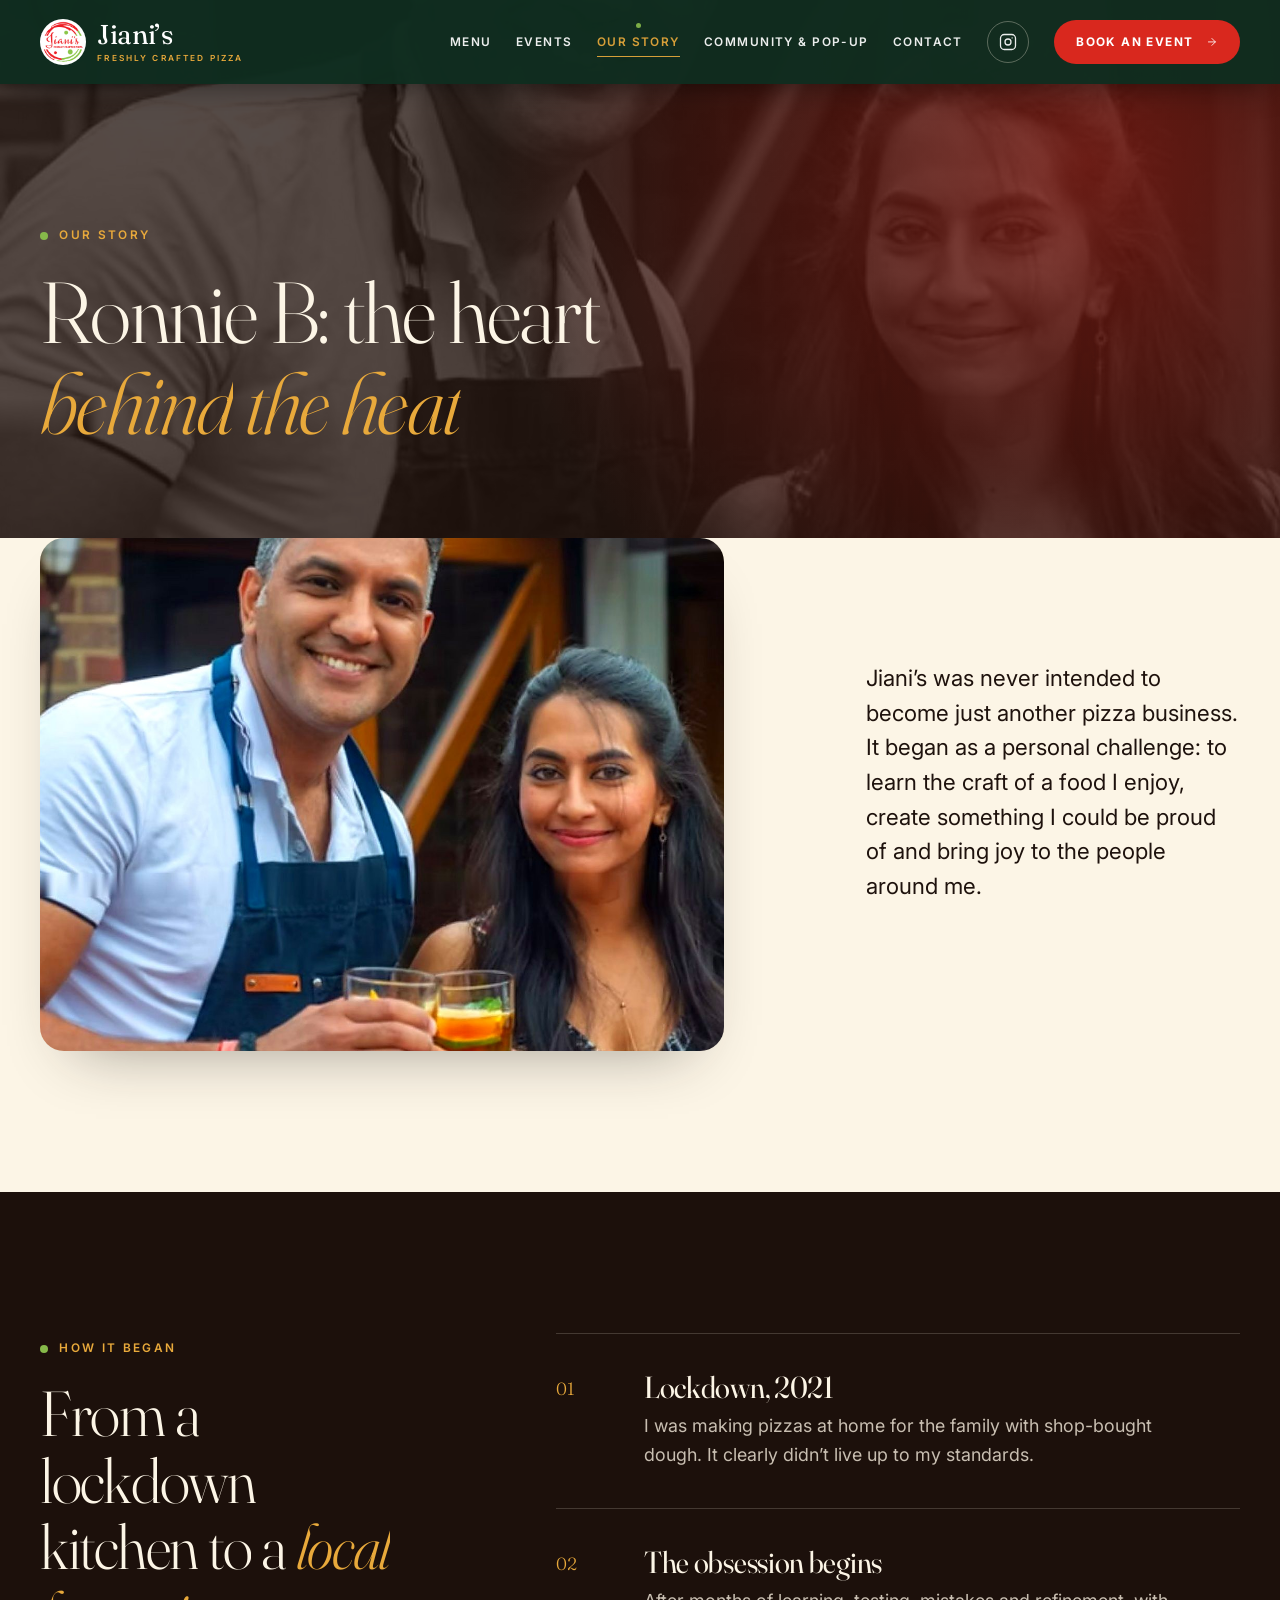
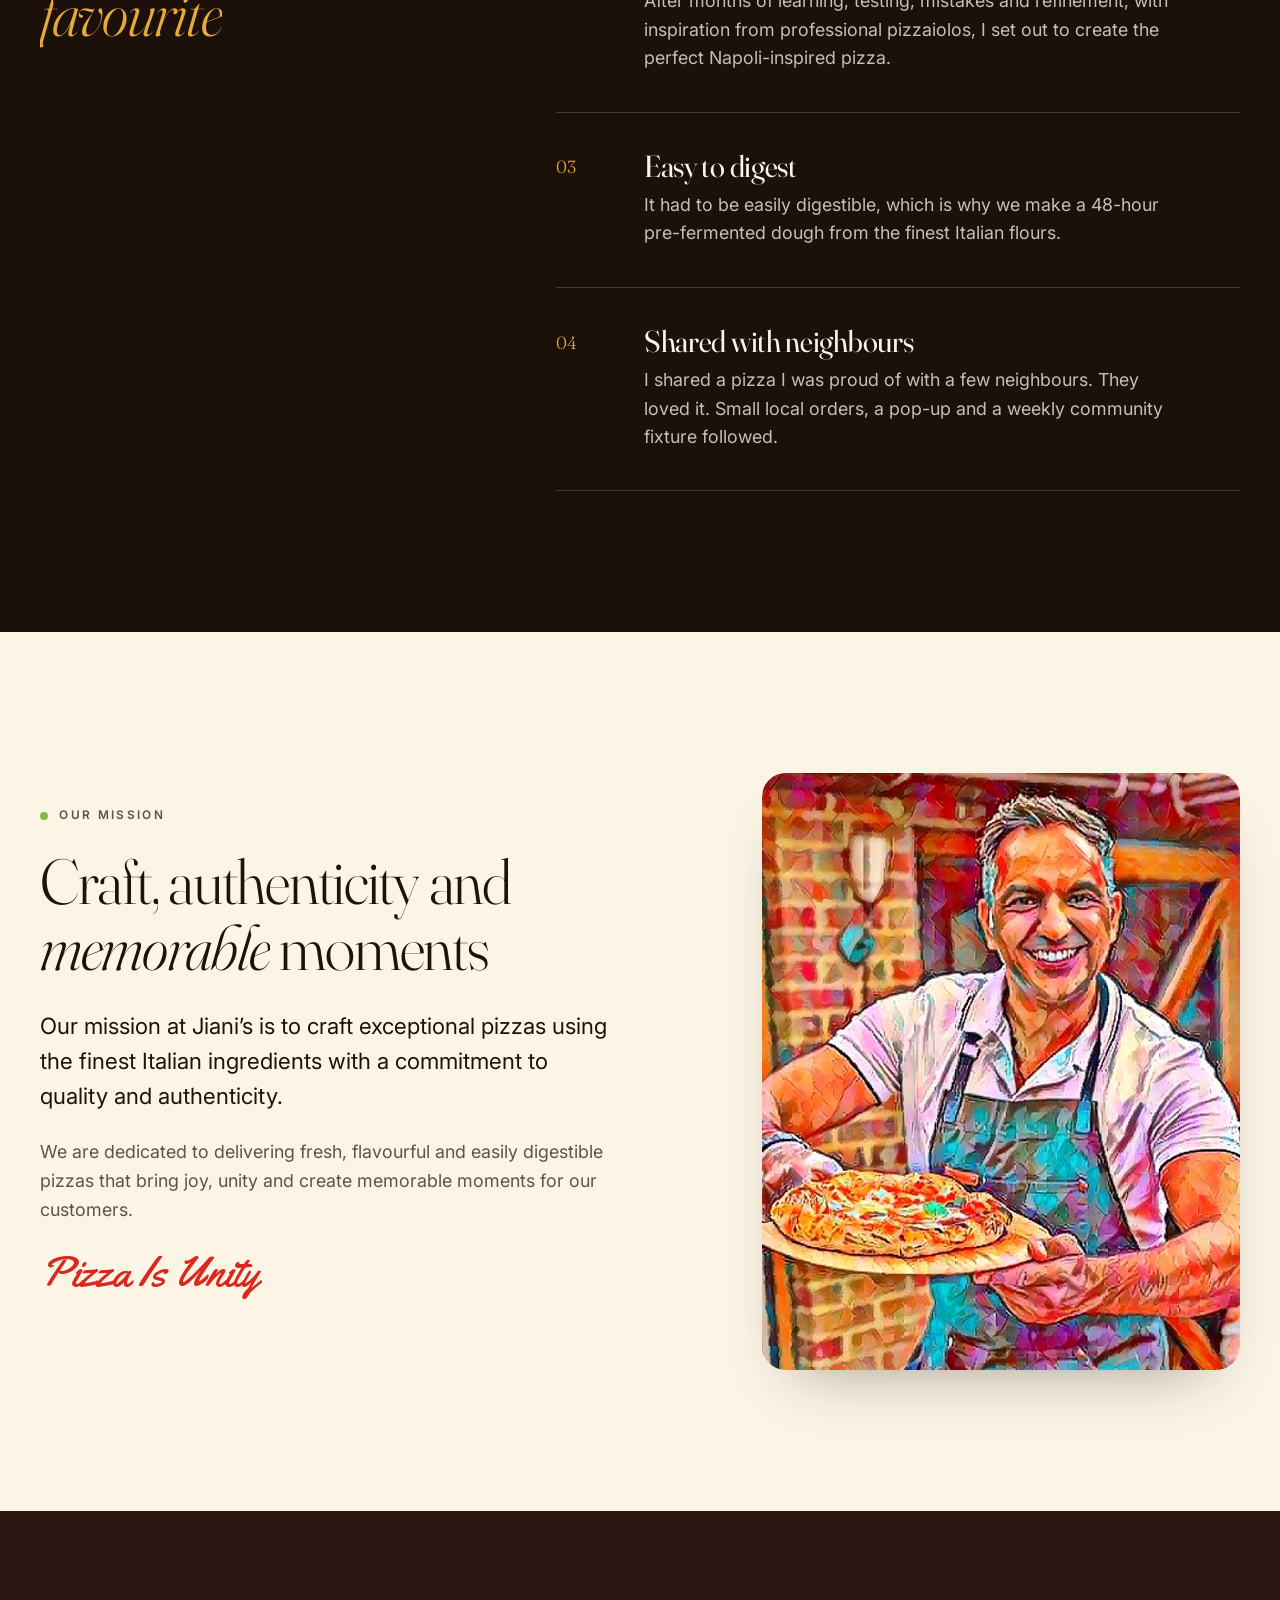
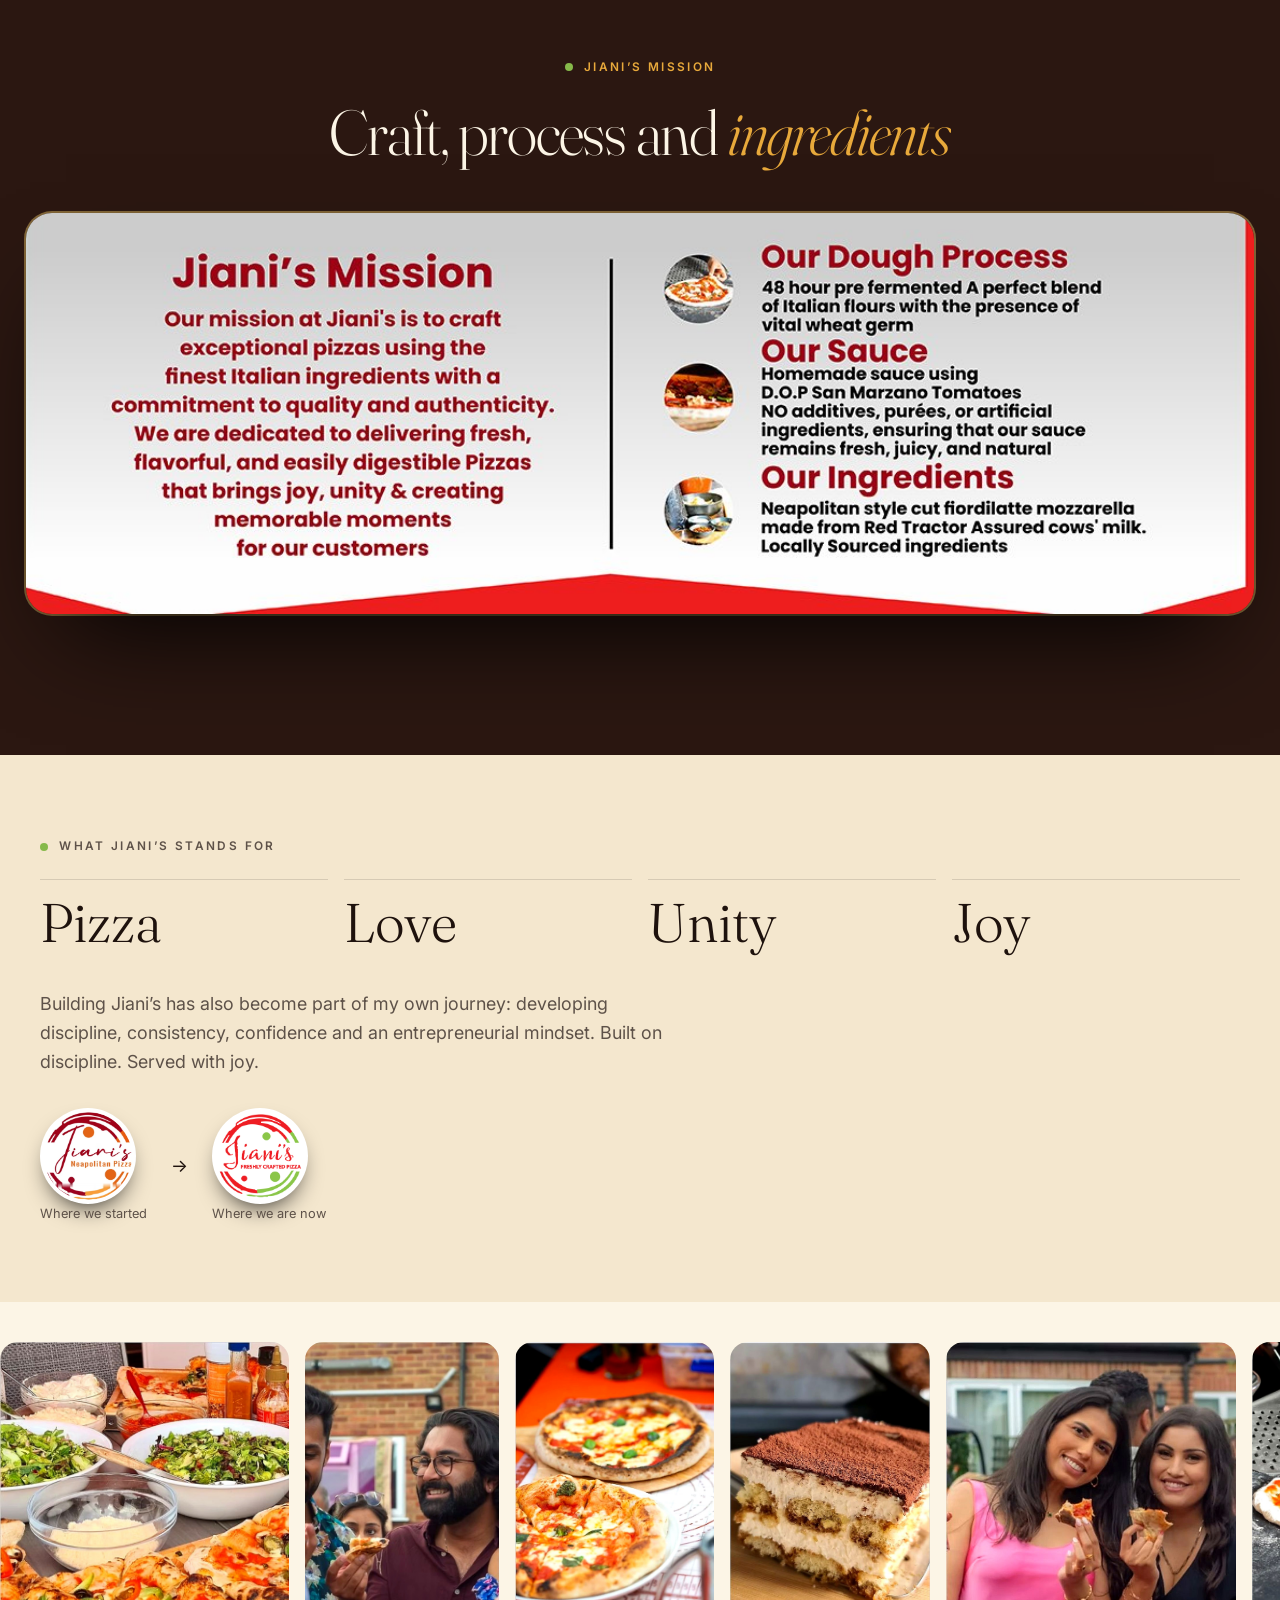
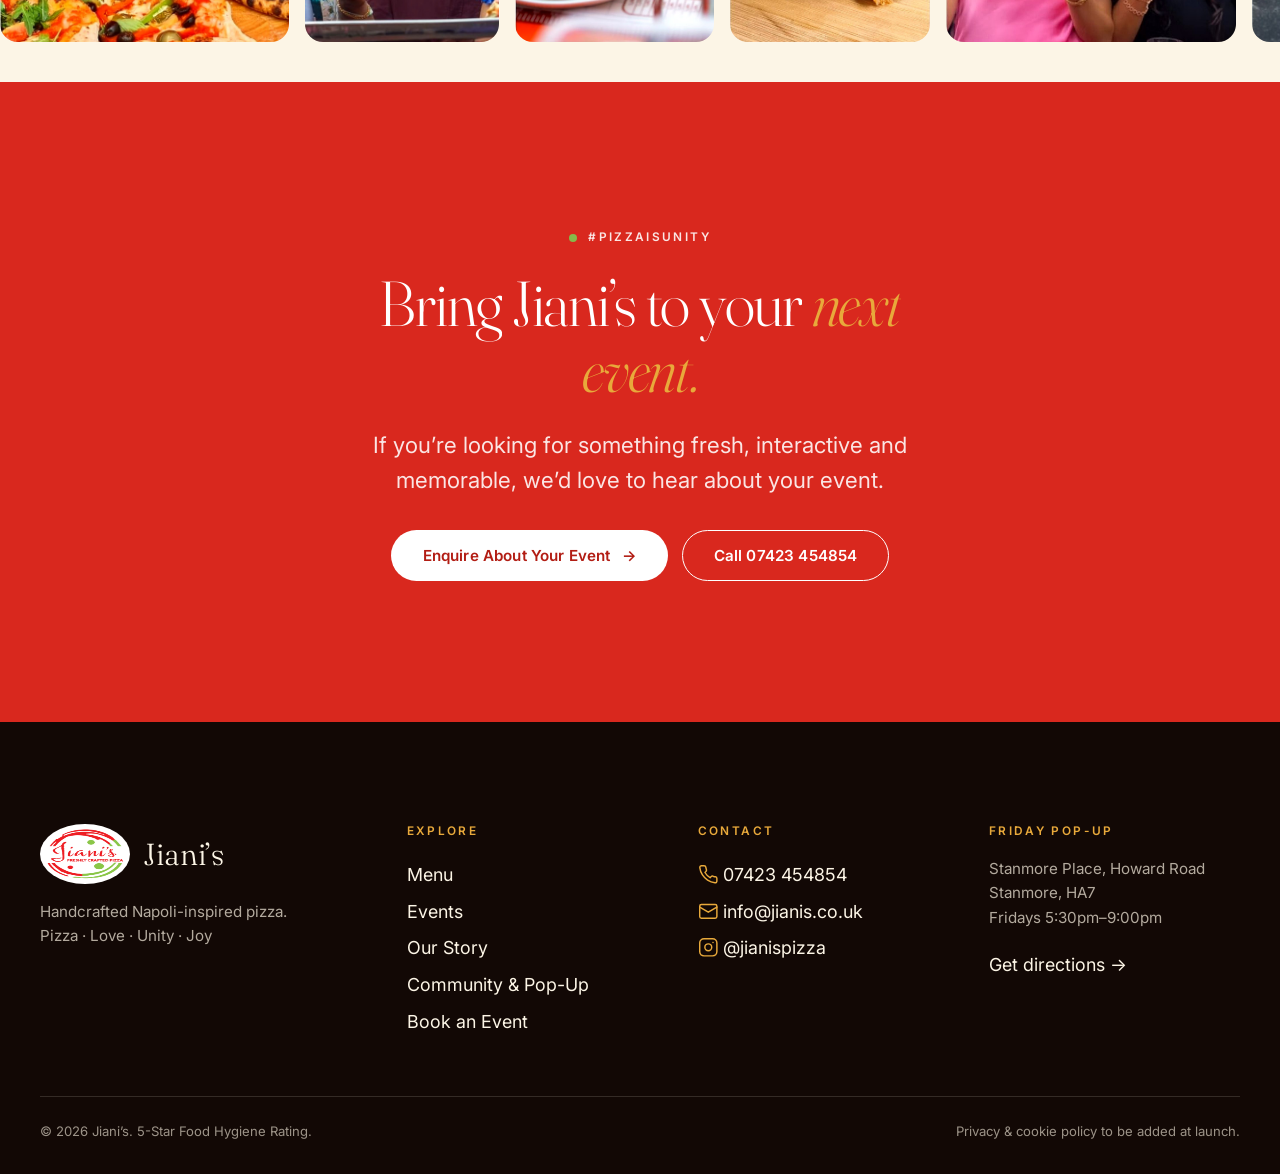
<file: story.html>
<!DOCTYPE html>
<html lang="en-GB"><head><meta charset="utf-8"><meta name="viewport" content="width=device-width,initial-scale=1">
<title>Our Story | Ronnie B and Jiani’s Pizza</title><meta name="description" content="How a lockdown kitchen challenge became Jiani’s: 48-hour dough, finest Italian ingredients and pizza made to be shared.">
<meta property="og:type" content="website"><meta property="og:title" content="Our Story | Ronnie B and Jiani’s Pizza"><meta property="og:description" content="How a lockdown kitchen challenge became Jiani’s: 48-hour dough, finest Italian ingredients and pizza made to be shared."><meta property="og:image" content="assets/og.jpg"><meta property="og:locale" content="en_GB"><meta name="theme-color" content="#FBF7F0">
<link rel="icon" href="assets/favicon.png"><link rel="preconnect" href="https://fonts.googleapis.com"><link rel="preconnect" href="https://fonts.gstatic.com" crossorigin>
<link href="https://fonts.googleapis.com/css2?family=Fraunces:ital,opsz,wght@0,9..144,300;0,9..144,400;1,9..144,300&family=Inter:wght@400;500;600&family=Yellowtail&display=swap" rel="stylesheet">
<link rel="stylesheet" href="css/style.css"><script type="application/ld+json">{"@context": "https://schema.org", "@type": "FoodEstablishment", "name": "Jiani’s", "description": "Handcrafted Napoli-inspired pizza, cooked fresh on-site for private events, weddings, corporate functions and a weekly Friday pop-up.", "servesCuisine": "Pizza", "telephone": "+44 7423 454854", "email": "info@jianis.co.uk", "url": "https://www.jianis.co.uk/", "image": "https://www.jianis.co.uk/assets/og.jpg", "sameAs": ["https://www.instagram.com/jianispizza/"], "address": {"@type": "PostalAddress", "streetAddress": "Stanmore Place, Howard Road", "addressLocality": "Stanmore", "addressRegion": "London", "postalCode": "HA7", "addressCountry": "GB"}, "openingHoursSpecification": [{"@type": "OpeningHoursSpecification", "dayOfWeek": "Friday", "opens": "17:30", "closes": "21:00"}], "areaServed": "North West London and Hertfordshire"}</script></head>
<body><svg width="0" height="0" style="position:absolute" aria-hidden="true"><symbol id="i-phone" viewBox="0 0 24 24"><path d="M22 16.9v3a2 2 0 0 1-2.2 2 19.8 19.8 0 0 1-8.6-3.1 19.5 19.5 0 0 1-6-6A19.8 19.8 0 0 1 2.1 4.2 2 2 0 0 1 4.1 2h3a2 2 0 0 1 2 1.7c.1 1 .4 1.9.7 2.8a2 2 0 0 1-.5 2.1L8.1 9.9a16 16 0 0 0 6 6l1.3-1.3a2 2 0 0 1 2.1-.4c.9.3 1.8.6 2.8.7a2 2 0 0 1 1.7 2z"/></symbol><symbol id="i-mail" viewBox="0 0 24 24"><rect x="2" y="4" width="20" height="16" rx="2"/><path d="m22 7-10 6L2 7"/></symbol><symbol id="i-pin" viewBox="0 0 24 24"><path d="M20 10c0 6-8 12-8 12S4 16 4 10a8 8 0 0 1 16 0z"/><circle cx="12" cy="10" r="3"/></symbol><symbol id="i-insta" viewBox="0 0 24 24"><rect x="2" y="2" width="20" height="20" rx="5"/><circle cx="12" cy="12" r="4"/><path d="M17.5 6.5h.01"/></symbol><symbol id="i-flame" viewBox="0 0 24 24"><path d="M8.5 14.5A2.5 2.5 0 0 0 11 12c0-1.4-.5-2-1-3-1-2.1-.3-3.9 2-6 .5 2.5 2 4.9 4 6.5 2 1.6 3 3.5 3 5.5a7 7 0 1 1-14 0c0-1.2.4-2.4 1-3 0 1.4.8 2.5 2.5 2.5z"/></symbol><symbol id="i-leaf" viewBox="0 0 24 24"><path d="M11 20A7 7 0 0 1 9.8 6.1C15.5 5 17 4.5 19 2c1 2 2 4.2 2 8 0 5.5-4.8 10-10 10z"/><path d="M2 21c0-3 1.9-5.5 6-7"/></symbol><symbol id="i-shield" viewBox="0 0 24 24"><path d="M20 13c0 5-3.5 7.5-7.7 9a1 1 0 0 1-.6 0C7.5 20.5 4 18 4 13V6a1 1 0 0 1 1-1c2 0 4.5-1.2 6.2-2.7a1.2 1.2 0 0 1 1.6 0C14.5 3.8 17 5 19 5a1 1 0 0 1 1 1z"/><path d="m9 12 2 2 4-4"/></symbol><symbol id="i-star" viewBox="0 0 24 24"><path d="m12 2 3.1 6.3 6.9 1-5 4.9 1.2 6.8L12 17.8 5.8 21l1.2-6.8-5-4.9 6.9-1z"/></symbol><symbol id="i-wheat" viewBox="0 0 24 24"><path d="M2 22 16 8"/><path d="M3.5 12.5 6 15l2.5-2.5L6 10zM7.5 8.5 10 11l2.5-2.5L10 6zM11.5 4.5 14 7l2.5-2.5L14 2zM12.5 16.5 15 19l2.5-2.5L15 14zM16.5 12.5 19 15l2.5-2.5L19 10z"/></symbol><symbol id="i-dessert" viewBox="0 0 24 24"><rect x="3" y="9" width="18" height="11" rx="2"/><path d="M3 13.5h18M3 17h18M12 9V5m0 0a1.5 1.5 0 1 0 0-.01"/></symbol><symbol id="i-heart" viewBox="0 0 24 24"><path d="M19 14c1.5-1.5 3-3.2 3-5.5A5.5 5.5 0 0 0 16.5 3c-1.8 0-3 .5-4.5 2-1.5-1.5-2.7-2-4.5-2A5.5 5.5 0 0 0 2 8.5c0 2.3 1.5 4 3 5.5l7 7z"/></symbol><symbol id="i-smile" viewBox="0 0 24 24"><circle cx="12" cy="12" r="10"/><path d="M8 14s1.5 2 4 2 4-2 4-2M9 9h.01M15 9h.01"/></symbol><symbol id="i-arrow" viewBox="0 0 24 24"><path d="M5 12h14M12 5l7 7-7 7"/></symbol><symbol id="i-clock" viewBox="0 0 24 24"><circle cx="12" cy="12" r="10"/><path d="M12 6v6l4 2"/></symbol><symbol id="i-spark" viewBox="0 0 24 24"><path d="M12 3l1.9 5.1L19 10l-5.1 1.9L12 17l-1.9-5.1L5 10l5.1-1.9z"/></symbol><symbol id="i-brief" viewBox="0 0 24 24"><rect x="2" y="7" width="20" height="14" rx="2"/><path d="M16 21V5a2 2 0 0 0-2-2h-4a2 2 0 0 0-2 2v16"/></symbol><symbol id="i-book" viewBox="0 0 24 24"><path d="M2 4h6a4 4 0 0 1 4 4v13a3 3 0 0 0-3-3H2zM22 4h-6a4 4 0 0 0-4 4v13a3 3 0 0 1 3-3h7z"/></symbol><symbol id="i-tent" viewBox="0 0 24 24"><path d="M3 21 12 4l9 17zM12 4v17"/></symbol><symbol id="i-users" viewBox="0 0 24 24"><path d="M16 21v-2a4 4 0 0 0-4-4H6a4 4 0 0 0-4 4v2"/><circle cx="9" cy="7" r="4"/><path d="M22 21v-2a4 4 0 0 0-3-3.9M16 3.1a4 4 0 0 1 0 7.8"/></symbol><symbol id="i-slice" viewBox="0 0 24 24"><path d="M3 7c6-4 12-4 18 0L12 22z"/><circle cx="10" cy="11" r="1"/><circle cx="14" cy="13" r="1"/><circle cx="12" cy="17" r=".8"/></symbol></svg><div class="intro" id="intro" aria-hidden="true"><div class="pc"><div class="iw"><svg viewBox="0 0 100 100"><circle cx="50" cy="50" r="48.5" pathLength="1"/></svg><div class="lg"><img src="assets/logo-new.png" alt=""></div></div><p class="words"><span>Pizza</span><span>Love</span><span>Unity</span><span>Joy</span></p></div></div><script>try{if(sessionStorage.getItem("jv")){document.getElementById("intro").remove()}else{sessionStorage.setItem("jv",1)}}catch(e){}</script><a class="skip" href="#main">Skip to content</a>
<!-- SHARED HEADER -->
<header class="hdr"><div class="topbar"><div class="wrap tb"><p><svg class="i" aria-hidden="true"><use href="#i-flame"/></svg>Handcrafted Napoli-inspired pizza, cooked fresh at your event</p><div class="tbl"><a href="tel:07423454854"><svg class="i" aria-hidden="true"><use href="#i-phone"/></svg>07423 454854</a><a href="mailto:info@jianis.co.uk"><svg class="i" aria-hidden="true"><use href="#i-mail"/></svg>info@jianis.co.uk</a></div></div></div>
<div class="wrap hdr-in"><a class="brand" href="index.html" aria-label="Jiani’s home"><img src="assets/logo-new.png" alt="" width="46" height="46"><span>Jiani’s<small>Freshly crafted pizza</small></span></a>
<button class="burger" aria-label="Menu" aria-expanded="false" aria-controls="nav"><i></i><i></i></button>
<nav class="nav" id="nav" aria-label="Main"><a href="menu.html">Menu</a><a href="events.html">Events</a><a href="story.html" aria-current="page">Our Story</a><a href="community.html">Community &amp; Pop-Up</a><a href="contact.html">Contact</a><a class="soc" href="https://www.instagram.com/jianispizza/" target="_blank" rel="noopener" aria-label="Jiani’s on Instagram"><svg class="i" aria-hidden="true"><use href="#i-insta"/></svg></a><a class="btn btn-p" href="contact.html">Book an Event <svg class="i" aria-hidden="true"><use href="#i-arrow"/></svg></a>
<div class="mc"><a href="tel:07423454854"><svg class="i" aria-hidden="true"><use href="#i-phone"/></svg>07423 454854</a><a href="mailto:info@jianis.co.uk"><svg class="i" aria-hidden="true"><use href="#i-mail"/></svg>info@jianis.co.uk</a><a href="https://www.instagram.com/jianispizza/" target="_blank" rel="noopener"><svg class="i" aria-hidden="true"><use href="#i-insta"/></svg>@jianispizza</a></div></nav></div></header>
<main id="main">
<section class="pagehead dk"><div class="ph-bg"><img src="assets/founders.jpg" alt="" width="1500" height="1332" style="object-position:50% 50%" loading="lazy" decoding="async"></div><div class="wrap"><p class="eyebrow">Our story</p><h1 data-split>Ronnie B: the heart <em>behind the heat</em></h1></div></section>
<section style="padding-top:0"><div class="wrap grid" style="align-items:center"><div style="grid-column:1/span 7"><div class="ph r43 imgrv " data-par><img src="assets/founders.jpg" alt="Ronnie B and his wife raising a toast" width="1500" height="1332" style="object-position:50% 30%" loading="lazy" decoding="async"></div></div>
<div style="grid-column:9/span 4"><p class="lead rv">Jiani’s was never intended to become just another pizza business. It began as a personal challenge: to learn the craft of a food I enjoy, create something I could be proud of and bring joy to the people around me.</p></div></div></section>
<section class="dk"><div class="wrap grid"><div style="grid-column:1/span 4"><p class="eyebrow">How it began</p><h2 data-split>From a lockdown kitchen to a <em>local favourite</em></h2></div>
<ol class="nlist" style="grid-column:6/span 7">
<li class="rv"><div><h3>Lockdown, 2021</h3><p>I was making pizzas at home for the family with shop-bought dough. It clearly didn’t live up to my standards.</p></div></li>
<li class="rv"><div><h3>The obsession begins</h3><p>After months of learning, testing, mistakes and refinement, with inspiration from professional pizzaiolos, I set out to create the perfect Napoli-inspired pizza.</p></div></li>
<li class="rv"><div><h3>Easy to digest</h3><p>It had to be easily digestible, which is why we make a 48-hour pre-fermented dough from the finest Italian flours.</p></div></li>
<li class="rv"><div><h3>Shared with neighbours</h3><p>I shared a pizza I was proud of with a few neighbours. They loved it. Small local orders, a pop-up and a weekly community fixture followed.</p></div></li></ol></div></section>
<section><div class="wrap grid" style="align-items:center"><div style="grid-column:1/span 6"><p class="eyebrow">Our mission</p><h2 data-split>Craft, authenticity and <em>memorable</em> moments</h2><p class="lead rv" style="margin-top:1.8rem">Our mission at Jiani’s is to craft exceptional pizzas using the finest Italian ingredients with a commitment to quality and authenticity.</p><p class="rv">We are dedicated to delivering fresh, flavourful and easily digestible pizzas that bring joy, unity and create memorable moments for our customers.</p><p class="script sig rv">Pizza Is Unity</p></div>
<div style="grid-column:8/span 5"><div class="ph r45 imgrv " data-par><img src="assets/ronnie.jpg" alt="Ronnie B serving a freshly baked pizza" width="1000" height="1279" style="object-position:50% 30%" loading="lazy" decoding="async"></div></div></div></section>
<section class="dk d2"><div class="wrap center"><p class="eyebrow">Jiani’s mission</p><h2 data-split>Craft, process and <em>ingredients</em></h2></div><div class="bn rv"><img src="assets/banner-craft.jpg" alt="Jiani’s mission: dough process, sauce and ingredients" width="1400" height="440" loading="lazy"></div></section><section class="alt tight"><div class="wrap"><p class="eyebrow">What Jiani’s stands for</p><div class="vals"><span class="rv">Pizza</span><span class="rv" style="--d:.1s">Love</span><span class="rv" style="--d:.2s">Unity</span><span class="rv" style="--d:.3s">Joy</span></div>
<p class="rv" style="margin-top:2.5rem;max-width:40rem">Building Jiani’s has also become part of my own journey: developing discipline, consistency, confidence and an entrepreneurial mindset. Built on discipline. Served with joy.</p><div class="tn rv"><figure><img src="assets/logo.png" alt="Original Jiani’s logo" width="96" height="96" loading="lazy"><figcaption>Where we started</figcaption></figure><span aria-hidden="true">→</span><figure><img src="assets/logo-new.png" alt="Current Jiani’s logo" width="96" height="96" loading="lazy"><figcaption>Where we are now</figcaption></figure></div></div></section><div class="strip mq" aria-hidden="true"><div><img src="assets/catering-spread.jpg" alt="" loading="lazy"><img src="assets/guests-men.jpg" alt="" loading="lazy"><img src="assets/pizza-pair.jpg" alt="" loading="lazy"><img src="assets/tiramisu.jpg" alt="" loading="lazy"><img src="assets/guests-women.jpg" alt="" loading="lazy"><img src="assets/stretching.jpg" alt="" loading="lazy"><img src="assets/pizza-board.jpg" alt="" loading="lazy"><img src="assets/ingredients.jpg" alt="" loading="lazy"></div></div>
<section class="final"><div class="wrap center"><p class="eyebrow" style="color:#fff">#PizzaIsUnity</p><h2 data-split>Bring Jiani’s to your <em>next event.</em></h2><p class="lead rv mx narrow" style="margin-top:1.6rem">If you’re looking for something fresh, interactive and memorable, we’d love to hear about your event.</p><div class="btns rv" style="justify-content:center"><a class="btn btn-w" href="contact.html">Enquire About Your Event <span class="ar" aria-hidden="true">→</span></a><a class="btn btn-s" href="tel:07423454854">Call 07423 454854</a></div></div></section>
</main>
<!-- SHARED FOOTER -->
<footer><div class="wrap"><div class="fgrid"><div><div class="fbrand"><img src="assets/logo-new.png" alt="Jiani’s Freshly Crafted Pizza logo" width="60" height="60" loading="lazy">Jiani’s</div><p>Handcrafted Napoli-inspired pizza.<br>Pizza · Love · Unity · Joy</p></div>
<div><h4>Explore</h4><a href="menu.html">Menu</a><a href="events.html">Events</a><a href="story.html">Our Story</a><a href="community.html">Community &amp; Pop-Up</a><a href="contact.html">Book an Event</a></div>
<div><h4>Contact</h4><a href="tel:07423454854"><svg class="i" aria-hidden="true"><use href="#i-phone"/></svg> 07423 454854</a><a href="mailto:info@jianis.co.uk"><svg class="i" aria-hidden="true"><use href="#i-mail"/></svg> info@jianis.co.uk</a><a href="https://www.instagram.com/jianispizza/" target="_blank" rel="noopener"><svg class="i" aria-hidden="true"><use href="#i-insta"/></svg> @jianispizza</a></div>
<div><h4>Friday pop-up</h4><p>Stanmore Place, Howard Road<br>Stanmore, HA7<br>Fridays 5:30pm–9:00pm</p><a href="https://www.google.com/maps/search/?api=1&query=Stanmore+Place+Howard+Road+Stanmore+HA7" target="_blank" rel="noopener">Get directions →</a></div></div>
<div class="legal"><span>© 2026 Jiani’s. 5-Star Food Hygiene Rating.</span><span>Privacy &amp; cookie policy to be added at launch.</span></div></div></footer>
<script src="js/main.js" defer></script></body></html>
</file>
<file: css/style.css>
/* ==========================================================================
   Jiani's — "Modern Napoli, warm and light"
   Shared design system. Palette ~80% ivory/cream, 15% espresso, 5% red/green.
   ========================================================================== */
:root{
  --ivory:#F8F0E0; --cream:#EFE3CA; --ink:#17120F; --grey:#5B5148; --forest:#0F2D20; --forest-2:#17422F; --forest-3:#0A2016;
  --red:#D9281E; --red-d:#B21D14; --green:#86B94A; --green-t:#3E6A22; --gold:#D8B35E;
  --line:rgba(31,26,23,.14); --r:24px; --ease:cubic-bezier(.22,.8,.2,1);
  --pad:clamp(5rem,11vw,10rem); --w:1200px; --gut:clamp(1.25rem,4vw,2.5rem);
  --serif:"Fraunces",Georgia,serif; --sans:"Inter",system-ui,sans-serif; --script:"Yellowtail",cursive;
}
*,*::before,*::after{box-sizing:border-box}
html{scroll-behavior:smooth;-webkit-text-size-adjust:100%}
body{margin:0;background:var(--ivory);color:var(--ink);font:400 clamp(1.0625rem,1rem + .15vw,1.125rem)/1.6 var(--sans);-webkit-font-smoothing:antialiased;overflow-x:hidden;animation:pgin .8s var(--ease) both}
body.leaving{opacity:0;transition:opacity .35s ease}
@keyframes pgin{from{opacity:0}}
img,video{display:block;max-width:100%}
a{color:inherit}
h1,h2,h3{font-family:var(--serif);font-weight:300;line-height:1.05;letter-spacing:-.02em;margin:0;font-variation-settings:"opsz" 144}
h1{font-size:clamp(2.8rem,1.6rem + 5.6vw,6.4rem)}
h2{font-size:clamp(2.1rem,1.4rem + 3.2vw,4.2rem)}
h3{font-size:clamp(1.35rem,1.1rem + 1vw,1.9rem);font-weight:400;letter-spacing:-.01em}
em{font-style:italic;font-weight:300}
p{margin:0 0 1.1em;color:var(--grey)}
.lead{font-size:clamp(1.15rem,1.05rem + .5vw,1.4rem);line-height:1.55;color:var(--ink)}
.script{font:400 clamp(1.8rem,1.4rem + 1.6vw,2.8rem)/1.1 var(--script);color:var(--red);letter-spacing:0}
:focus-visible{outline:3px solid var(--red);outline-offset:3px;border-radius:6px}
.skip{position:absolute;left:-999px;top:0;background:var(--ink);color:#fff;padding:.7rem 1rem;z-index:200}.skip:focus{left:0}
.wrap{width:min(var(--w),100% - 2*var(--gut));margin-inline:auto}
section{padding-block:var(--pad)}.alt{background:var(--cream)}.tight{padding-block:clamp(3rem,6vw,5.5rem)}
.eyebrow{display:inline-flex;align-items:center;gap:.7rem;font:600 .74rem/1 var(--sans);letter-spacing:.2em;text-transform:uppercase;color:var(--grey);margin-bottom:1.6rem}
.eyebrow::before{content:"";width:.5rem;height:.5rem;border-radius:50%;background:var(--green)}
.grid{display:grid;grid-template-columns:repeat(12,1fr);gap:clamp(1.25rem,3vw,2.5rem)}
.center{text-align:center}.mx{margin-inline:auto}.narrow{max-width:38rem}

/* Buttons: one primary (red pill), one secondary (outline) */
.btn{display:inline-flex;align-items:center;gap:.75rem;padding:1.05rem 1.9rem;border-radius:999px;font:600 .95rem/1 var(--sans);letter-spacing:.01em;text-decoration:none;cursor:pointer;border:1.5px solid transparent;transition:background .4s var(--ease),color .4s var(--ease),border-color .4s,transform .4s var(--ease)}
.btn .ar{display:inline-block;transition:transform .4s var(--ease)}.btn:hover .ar{transform:translateX(5px)}
.btn-p{background:var(--red);color:#fff}.btn-p:hover{background:var(--red-d);transform:translateY(-2px)}
.btn-s{border-color:currentColor;background:transparent;color:var(--ink)}.btn-s:hover{background:var(--ink);color:var(--ivory);border-color:var(--ink)}
.on-dark .btn-s,.hero .btn-s{color:#fff}.hero .btn-s:hover{background:#fff;color:var(--ink);border-color:#fff}
.btns{display:flex;flex-wrap:wrap;gap:.9rem;margin-top:2rem}
.tlink{display:inline-flex;gap:.5rem;font-weight:600;text-decoration:none;border-bottom:1.5px solid var(--red);padding-bottom:.2rem;transition:gap .3s}.tlink:hover{gap:.9rem}

/* Header */
.hdr{position:fixed;inset:0 0 auto;z-index:100;transition:background .4s,box-shadow .4s,transform .5s var(--ease);color:#fff}
.hdr.solid{background:rgba(251,247,240,.92);backdrop-filter:blur(14px);-webkit-backdrop-filter:blur(14px);box-shadow:0 1px 0 var(--line);color:var(--ink)}
.hdr-in{display:flex;align-items:center;justify-content:space-between;height:78px;gap:1.5rem}
.brand{display:flex;align-items:center;gap:.7rem;text-decoration:none;font:400 1.7rem/1 var(--serif);letter-spacing:-.02em}
.brand img{width:46px;height:46px;border-radius:50%;background:#fff;padding:2px;transition:transform .8s var(--ease)}.brand:hover img{transform:rotate(360deg)}
.nav{display:flex;align-items:center;gap:clamp(1.2rem,2.4vw,2.4rem)}
.nav a:not(.btn){position:relative;text-decoration:none;font:500 .92rem/1 var(--sans);padding:.5rem 0;opacity:.88;transition:opacity .3s}
.nav a:not(.btn)::after{content:"";position:absolute;left:0;right:0;bottom:0;height:1.5px;background:currentColor;transform:scaleX(0);transform-origin:left;transition:transform .5s var(--ease)}
.nav a:not(.btn):hover{opacity:1}.nav a:not(.btn):hover::after,.nav a[aria-current=page]::after{transform:scaleX(1)}.nav a[aria-current=page]{opacity:1}
.hdr .btn{padding:.8rem 1.4rem;font-size:.88rem}
.burger{display:none;width:46px;height:46px;border:1px solid currentColor;border-radius:50%;background:none;color:inherit;cursor:pointer;position:relative}
.burger i{position:absolute;left:14px;right:14px;height:1.5px;background:currentColor;transition:.4s var(--ease)}.burger i:nth-child(1){top:19px}.burger i:nth-child(2){top:26px}
.menu-open .burger i:nth-child(1){top:22px;transform:rotate(45deg)}.menu-open .burger i:nth-child(2){top:22px;transform:rotate(-45deg)}
@media(max-width:980px){.burger{display:block;z-index:3}
 .nav{position:fixed;inset:0;background:var(--ivory);color:var(--ink);flex-direction:column;align-items:flex-start;justify-content:center;gap:.4rem;padding:6rem var(--gut) 3rem;clip-path:circle(0 at calc(100% - 3rem) 2.5rem);transition:clip-path .8s var(--ease);visibility:hidden}
 .menu-open .nav{clip-path:circle(150% at calc(100% - 3rem) 2.5rem);visibility:visible}.menu-open .hdr,.menu-open{color:var(--ink)}
 .nav a:not(.btn){font:300 clamp(2rem,9vw,3rem)/1.2 var(--serif);padding:.3rem 0;opacity:1}.nav .btn{margin-top:1.5rem;font-size:1rem}}

/* Hero (media container is video-ready: swap <img> for <video> with the same class) */
.hero{position:relative;min-height:100svh;display:flex;align-items:flex-end;color:#fff;overflow:hidden;padding:0 0 clamp(3rem,7vw,6rem)}
.hero-media{position:absolute;inset:0;background:var(--ink)}
.hero-media img,.hero-media video{width:100%;height:100%;object-fit:cover;transform:scale(calc(1.06 + var(--p,0)*.12));transition:transform .15s linear;animation:slow 24s ease-out both}
@keyframes slow{from{scale:1.12}to{scale:1}}
.hero::after{content:"";position:absolute;inset:0;background:rgba(31,26,23,.52)}
.hero .wrap{position:relative;z-index:2}.hero h1{max-width:13ch;color:#fff}.hero h1 em{color:#fff}
.hero p{color:rgba(255,255,255,.88);font-size:clamp(1.1rem,1rem + .5vw,1.35rem);max-width:34rem;margin-top:1.6rem}
.badge{position:absolute;z-index:2;right:var(--gut);bottom:clamp(3rem,7vw,6rem);width:clamp(110px,12vw,150px);aspect-ratio:1;animation:spin 30s linear infinite}
.badge text{font:600 11.5px var(--sans);letter-spacing:.3em;fill:#fff}
.cue{position:absolute;z-index:2;left:50%;bottom:1.2rem;width:1px;height:48px;background:rgba(255,255,255,.4);overflow:hidden}.cue::after{content:"";position:absolute;inset:0;background:#fff;animation:cue 2.2s var(--ease) infinite}
@keyframes cue{0%{transform:translateY(-100%)}60%,100%{transform:translateY(100%)}}@keyframes spin{to{transform:rotate(360deg)}}
@media(max-width:700px){.badge{display:none}}

/* Photos */
.ph{position:relative;overflow:hidden;border-radius:var(--r);background:var(--cream);box-shadow:0 30px 60px -35px rgba(31,26,23,.45)}
.ph img{width:100%;height:100%;object-fit:cover;transform:scale(1.04);transition:transform 1.4s var(--ease)}.ph:hover img{transform:scale(1.09)}
.ph[data-par] img{transform:translateY(var(--y,0)) scale(1.14)}
.r34{aspect-ratio:3/4}.r45{aspect-ratio:4/5}.r43{aspect-ratio:4/3}.r11{aspect-ratio:1}.r169{aspect-ratio:16/9}
.cap{font-size:.85rem;color:var(--grey);margin-top:.8rem}

/* Positioning */
.brush{position:absolute;left:-6%;top:-14%;width:112%;height:128%;overflow:visible;pointer-events:none}
.brush path{fill:none;stroke:var(--red);stroke-width:3;stroke-linecap:round;stroke-dasharray:1;stroke-dashoffset:1;transition:stroke-dashoffset 1.6s .5s var(--ease)}.in .brush path,.brush.in path{stroke-dashoffset:0}
.circled{position:relative;display:inline-block}

/* Numbered list */
.nlist{list-style:none;margin:0;padding:0;counter-reset:n}
.nlist li{display:grid;grid-template-columns:4.5rem 1fr;gap:1rem;padding:clamp(1.6rem,3vw,2.4rem) 0;border-top:1px solid var(--line);transition:padding .5s var(--ease)}
.nlist li:last-child{border-bottom:1px solid var(--line)}.nlist li:hover{padding-left:.8rem}
.nlist li::before{counter-increment:n;content:"0" counter(n);font:300 1.1rem var(--serif);color:var(--red);padding-top:.35rem}
.nlist h3{margin-bottom:.5rem}.nlist p{margin:0;max-width:34rem}

/* Craft */
.craft{display:grid;grid-template-columns:repeat(4,1fr);gap:clamp(1rem,2vw,1.8rem);margin-top:clamp(3rem,6vw,5rem)}
.craft figure{margin:0}.craft figure:nth-child(even){margin-top:3.5rem}.craft h3{margin:1.2rem 0 .5rem}.craft p{font-size:.98rem;margin:0}

/* Lists / misc */
.cols2{columns:2;column-gap:2rem;list-style:none;padding:0;margin:1.5rem 0 0}.cols2 li{break-inside:avoid;padding:.6rem 0;border-top:1px solid var(--line);font-weight:500}
.names{font:300 clamp(1.3rem,1rem + 1.4vw,2.1rem)/1.4 var(--serif);color:var(--ink)}.names span{color:var(--red);margin:0 .5rem}
.quotes{display:grid;grid-template-columns:1fr 1fr;gap:1.5rem;margin-top:3rem}
.quote{border:1.5px dashed rgba(31,26,23,.28);border-radius:var(--r);padding:2rem}.quote p{font:italic 300 1.35rem/1.4 var(--serif);color:var(--grey)}.quote small{color:var(--grey)}
.sig{margin-top:1.5rem}
.live{display:inline-flex;align-items:center;gap:.6rem;border:1px solid var(--line);border-radius:999px;padding:.5rem 1rem;font-size:.85rem;font-weight:500;margin-bottom:1.4rem;background:var(--ivory)}.live i{width:.6rem;height:.6rem;border-radius:50%;background:var(--green);animation:pulse 2s infinite}
@keyframes pulse{50%{box-shadow:0 0 0 7px rgba(94,140,49,.18)}}
dl.facts{margin:1.5rem 0 0;display:grid;grid-template-columns:auto 1fr;gap:.7rem 1.5rem}dl.facts dt{font-weight:600}dl.facts dd{margin:0;color:var(--grey)}
.map{width:100%;height:clamp(280px,40vw,420px);border:0;border-radius:var(--r);filter:saturate(.8)}
.final{text-align:center}.final h2{max-width:16ch;margin-inline:auto}
.steps{display:grid;grid-template-columns:repeat(4,1fr);gap:2rem;margin-top:3rem}.steps div{border-top:1.5px solid var(--ink);padding-top:1.2rem}.steps b{font:300 2.4rem var(--serif);color:var(--red);display:block}
.pagehead{padding:calc(78px + clamp(4rem,9vw,8rem)) 0 clamp(3rem,6vw,5rem)}.pagehead h1{font-size:clamp(2.6rem,1.4rem + 5vw,5.4rem);max-width:15ch}.pagehead .lead{max-width:38rem;margin-top:1.6rem;color:var(--grey)}
.vals{display:grid;grid-template-columns:repeat(4,1fr);gap:1rem;font:300 clamp(1.8rem,1rem + 3vw,3.6rem)/1 var(--serif)}.vals span{border-top:1px solid var(--line);padding-top:1rem}
details{border-top:1px solid var(--line);padding:1.3rem 0}details:last-of-type{border-bottom:1px solid var(--line)}summary{cursor:pointer;font:400 1.35rem var(--serif);list-style:none;display:flex;justify-content:space-between;gap:1rem}summary::after{content:"+";color:var(--red);transition:transform .4s var(--ease);font-size:1.6rem;line-height:1}details[open] summary::after{transform:rotate(45deg)}details p{margin:.8rem 0 0;max-width:40rem}

/* Menu */
.menu{display:grid;grid-template-columns:1fr 1fr;column-gap:clamp(2rem,6vw,6rem)}
.item{padding:1.6rem 0;border-top:1px solid var(--line)}.item h3{display:flex;gap:.8rem;align-items:baseline;flex-wrap:wrap}.item p{margin:.4rem 0 0;font-size:.98rem}
.tag{font:600 .68rem var(--sans);letter-spacing:.14em;text-transform:uppercase;color:var(--green-t);border:1px solid currentColor;border-radius:99px;padding:.25rem .6rem}
.note{font-size:.9rem;border-left:2px solid var(--red);padding-left:1.2rem;margin-top:3rem;max-width:52rem}
.qr{display:flex;gap:1.2rem;align-items:center}.qr img{width:92px;border-radius:12px;background:#fff;padding:6px}

/* Form */
form{display:grid;grid-template-columns:1fr 1fr;gap:1.3rem}.f{grid-column:1/-1}
label{font:600 .85rem var(--sans);display:block}
input,select,textarea{width:100%;margin-top:.45rem;padding:1rem 1.1rem;font:inherit;color:var(--ink);background:#fff;border:1.5px solid var(--line);border-radius:14px;transition:border-color .3s,box-shadow .3s}
input:focus,select:focus,textarea:focus{outline:0;border-color:var(--ink);box-shadow:0 0 0 4px rgba(31,26,23,.08)}
[aria-invalid=true]{border-color:var(--red)}.err{display:block;color:var(--red-d);font-size:.82rem;font-weight:500;min-height:1.1em;margin-top:.3rem}
.hp{position:absolute;left:-9999px}#done{display:none;border:1.5px solid var(--line);border-radius:var(--r);padding:2.5rem;background:#fff}#done.show{display:block}

/* Footer */
footer{background:var(--cream);padding:clamp(4rem,8vw,6.5rem) 0 2rem}
.fgrid{display:grid;grid-template-columns:1.3fr 1fr 1fr 1fr;gap:2.5rem}footer h4{font:600 .74rem var(--sans);letter-spacing:.2em;text-transform:uppercase;color:var(--grey);margin:0 0 1.2rem}
footer a{display:block;text-decoration:none;padding:.25rem 0;color:var(--ink);transition:color .3s}footer a:hover{color:var(--red)}footer p{font-size:.95rem}
.fbrand{display:flex;gap:.8rem;align-items:center;font:300 1.9rem var(--serif);margin-bottom:1rem}.fbrand img{width:60px;border-radius:50%;background:#fff}
.legal{margin-top:3.5rem;padding-top:1.5rem;border-top:1px solid var(--line);font-size:.82rem;color:var(--grey);display:flex;justify-content:space-between;flex-wrap:wrap;gap:1rem}

/* Reveals */
.rv{opacity:0;transform:translateY(32px);transition:opacity 1s var(--ease),transform 1s var(--ease);transition-delay:var(--d,0s)}.rv.in{opacity:1;transform:none}
.imgrv img{clip-path:inset(0 0 100% 0);transition:clip-path 1.3s var(--ease),transform 1.4s var(--ease)}.imgrv.in img{clip-path:inset(0 0 0 0)}
.m{display:inline-block;overflow:hidden;vertical-align:top;padding-bottom:.12em;margin-bottom:-.12em}.m>span{display:inline-block;transform:translateY(110%);transition:transform 1s var(--ease);transition-delay:calc(var(--i)*.055s)}.in .m>span{transform:none}

@media(max-width:900px){.craft{grid-template-columns:1fr 1fr}.craft figure:nth-child(even){margin-top:0}.steps,.vals{grid-template-columns:1fr 1fr}.fgrid{grid-template-columns:1fr 1fr}.menu,.quotes,form{grid-template-columns:1fr}.grid>*{grid-column:1/-1!important}.cols2{columns:1}}
@media(max-width:520px){.craft,.steps,.fgrid{grid-template-columns:1fr}.nlist li{grid-template-columns:3rem 1fr}.btns .btn{width:100%;justify-content:center}}
@media(prefers-reduced-motion:reduce){*,*::before,*::after{animation:none!important;transition:none!important;scroll-behavior:auto!important}.rv,.m>span{opacity:1;transform:none}.imgrv img{clip-path:none}.brush path{stroke-dashoffset:0}}
.hero h1{max-width:16ch;font-size:clamp(2.5rem,1.3rem + 4.6vw,5.4rem)}
@media(max-width:520px){.eyebrow{letter-spacing:.13em;font-size:.68rem}}

/* ==========================================================================
   v3 THEME — "Napoli Luxe": deep emerald, tomato red, gold and warm cream.
   ========================================================================== */
body{background:var(--ivory)}
.dk{background:var(--forest);color:var(--ivory);position:relative;overflow:hidden}.dk.d2{background:var(--forest-2)}
.dk p{color:rgba(248,240,224,.78)}.dk .lead{color:var(--ivory)}.dk .eyebrow{color:var(--gold)}.dk h2 em,.dk h1 em{color:var(--gold)}
.dk .nlist li,.dk .nlist li:last-child{border-color:rgba(248,240,224,.18)}.dk .nlist li::before{color:var(--gold)}
.dk .btn-s{color:var(--ivory)}.dk .btn-s:hover{background:var(--ivory);color:var(--forest);border-color:var(--ivory)}
.dk .tlink{border-color:var(--gold)}.dk .script{color:var(--gold)}.dk .steps div{border-color:var(--gold)}.dk .steps b{color:var(--gold)}
.dk dl.facts dd{color:rgba(248,240,224,.78)}.dk a{color:inherit}
.dk .live{background:rgba(248,240,224,.08);border-color:rgba(248,240,224,.25);color:var(--ivory)}
.btn-w{background:#fff;color:var(--red-d)}.btn-w:hover{background:var(--forest);color:#fff;transform:translateY(-2px)}
.mark{position:absolute;pointer-events:none;opacity:.06;width:clamp(320px,50vw,720px);right:-6%;top:-8%;filter:grayscale(1) invert(1);mix-blend-mode:screen;animation:spin 180s linear infinite}
/* Intro */
.intro{position:fixed;inset:0;z-index:300;pointer-events:none}.intro .cur{position:absolute;left:0;right:0;height:50.5%;background:var(--forest);transition:transform .7s var(--ease)}.intro .t{top:0}.intro .b{bottom:0}
.intro .pc{position:absolute;inset:0;display:grid;place-content:center;justify-items:center;gap:1.4rem;transition:opacity .35s,transform .5s}
.intro .lg{width:clamp(150px,22vw,200px);aspect-ratio:1;border-radius:50%;background:#fff;display:grid;place-items:center;position:relative;animation:lgin 1s var(--ease) both;box-shadow:0 0 0 8px rgba(216,179,94,.25)}
.intro .lg::before{content:"";position:absolute;inset:-14px;border-radius:50%;border:2px solid transparent;border-top-color:var(--gold);border-right-color:var(--red);animation:spin 1.1s linear infinite}
.intro .lg img{width:84%}.intro p{margin:0;font:600 .78rem var(--sans);letter-spacing:.34em;text-transform:uppercase;color:var(--gold);opacity:0;animation:fi .6s .5s forwards}
@keyframes lgin{from{transform:scale(.4) rotate(-120deg);opacity:0;clip-path:circle(0)}to{transform:none;opacity:1;clip-path:circle(75%)}}@keyframes fi{to{opacity:1}}
.intro.go .pc{opacity:0;transform:scale(1.15)}.intro.go .t{transform:translateY(-101%)}.intro.go .b{transform:translateY(101%)}.intro.gone{display:none}
/* Header + top bar */
.hdr{background:linear-gradient(rgba(10,32,22,.7),rgba(10,32,22,0))}.hdr.solid{background:rgba(15,45,32,.96);backdrop-filter:none;box-shadow:0 12px 30px -12px rgba(0,0,0,.5);color:#fff}
.topbar{background:var(--forest-3);color:#E8DDC4;font-size:.8rem;max-height:44px;overflow:hidden;transition:max-height .4s,opacity .3s;border-bottom:1px solid rgba(216,179,94,.25)}.hdr.solid .topbar{max-height:0;opacity:0;border:0}
.tb{display:flex;justify-content:space-between;align-items:center;gap:1.5rem;min-height:40px}.tb p{margin:0;color:inherit;font:italic 300 .95rem var(--serif);display:flex;gap:.6rem;align-items:center}.tb p i{width:.5rem;height:.5rem;border-radius:50%;background:var(--green);box-shadow:0 0 0 4px rgba(134,185,74,.25)}
.tbl{display:flex;gap:1.6rem}.tbl a{text-decoration:none;transition:color .3s}.tbl a:hover{color:var(--gold)}
.hdr-in{height:84px}.nav a:not(.btn){font:600 .78rem var(--sans);letter-spacing:.14em;text-transform:uppercase;opacity:.92}.nav a[aria-current=page]{color:var(--gold)}
.nav a[aria-current=page]::before{content:"";position:absolute;left:50%;top:-4px;width:5px;height:5px;margin-left:-2.5px;border-radius:50%;background:var(--green)}
.hdr .btn{font:700 .78rem var(--sans);letter-spacing:.12em;text-transform:uppercase;padding:.9rem 1.5rem}
@media(max-width:1100px){.nav a:not(.btn){font-size:.72rem;letter-spacing:.1em}.nav{gap:1.1rem}.tb p{display:none}.tb{justify-content:center}}
@media(max-width:980px){.nav{background:var(--forest);color:var(--ivory)}.menu-open .hdr,.menu-open{color:var(--ivory)}.nav a:not(.btn){font:300 clamp(2rem,9vw,3rem)/1.2 var(--serif);letter-spacing:0;text-transform:none}.nav a[aria-current=page]::before{display:none}.tbl{gap:1rem;font-size:.75rem}}
/* Hero */
.hero{display:block;padding:clamp(9rem,17vh,12rem) 0 0;min-height:100svh;background:var(--forest)}.hero::after{display:none}
.hero-media{position:absolute;inset:0;background:var(--forest)}.hero-media img,.hero-media video{opacity:.28;mix-blend-mode:luminosity}
.hero-media::after{content:"";position:absolute;inset:0;background:radial-gradient(circle at 78% 45%,rgba(217,40,30,.4),transparent 48%),radial-gradient(circle at 5% 100%,rgba(15,45,32,.9),transparent 55%)}
.hero-grid{display:grid;grid-template-columns:1.05fr .95fr;gap:clamp(1.5rem,5vw,4rem);align-items:center}
.eyebrow.pill{background:rgba(248,240,224,.08);border:1px solid rgba(216,179,94,.45);border-radius:99px;padding:.4rem 1.1rem .4rem .4rem;color:var(--ivory);gap:.8rem}.eyebrow.pill::before{display:none}.eyebrow.pill img{width:38px;height:38px;border-radius:50%;background:#fff;padding:2px}
.hero h1{max-width:12ch;font-size:clamp(2.6rem,1.2rem + 5vw,5.6rem);font-weight:300;color:var(--ivory)}.hero p.sub{color:rgba(248,240,224,.86);max-width:36rem}
.hvis{position:relative;width:min(100%,560px);aspect-ratio:1;margin-inline:auto}.orbit{position:absolute;inset:0;width:100%;animation:spin 60s linear infinite reverse;overflow:visible}.orbit text{font:600 15px var(--sans);letter-spacing:.34em;fill:var(--gold)}
.disc{position:absolute;inset:12%;border-radius:50%;overflow:hidden;box-shadow:0 50px 90px -25px #000,0 0 0 8px rgba(216,179,94,.3),0 0 90px 10px rgba(217,40,30,.4);animation:dsc 1.6s .4s var(--ease) both}.disc img{width:100%;height:100%;object-fit:cover;animation:spin 150s linear infinite}
@keyframes dsc{from{transform:scale(.3) rotate(-90deg);opacity:0}}@keyframes flt{50%{transform:translateY(-12px)}}
.hlogo{position:absolute;left:0;bottom:8%;width:23%;aspect-ratio:1;border-radius:50%;background:#fff;padding:2%;box-shadow:0 18px 40px -8px #000;animation:flt 6s ease-in-out infinite}
.hp{position:absolute;margin:0;background:#fff;padding:.45rem .45rem .2rem;border-radius:6px;box-shadow:0 24px 50px -12px #000;color:var(--ink);text-align:center;font:400 1.05rem var(--script);width:27%}.hp img{aspect-ratio:1;object-fit:cover;width:100%}
.hp1{right:-3%;top:4%;transform:rotate(7deg);animation:flt 7s infinite}.hp2{left:-3%;top:10%;transform:rotate(-6deg);animation:flt 9s 1s infinite}
.b48{position:absolute;right:2%;bottom:6%;width:24%;aspect-ratio:1;border-radius:50%;background:var(--red);display:grid;place-content:center;text-align:center;font:600 .62rem/1.2 var(--sans);color:#fff;padding:.4rem;box-shadow:0 18px 40px -8px #000;animation:flt 8s .5s infinite}.b48 b{font:300 1.7rem var(--serif)}
.trust{list-style:none;padding:0;margin:clamp(2.5rem,5vw,4rem) 0 0;display:grid;grid-template-columns:repeat(3,1fr);background:rgba(248,240,224,.07);border:1px solid rgba(216,179,94,.35);border-radius:22px;backdrop-filter:blur(10px)}
.trust li{padding:1.15rem 1.4rem;display:flex;align-items:center;justify-content:center;gap:.7rem;font-size:.95rem;color:var(--ivory)}.trust li+li{border-left:1px solid rgba(216,179,94,.3)}.trust b{color:#fff}.trust i{width:.55rem;height:.55rem;border-radius:50%;background:var(--green);box-shadow:0 0 0 4px rgba(134,185,74,.3)}
.hero .wrap:last-child{padding-bottom:clamp(2rem,4vw,3rem)}
/* Bands */
.mq{overflow:hidden;white-space:nowrap}.mq>div{display:inline-flex;width:max-content;animation:mqm 50s linear infinite}.mq:hover>div{animation-play-state:paused}@keyframes mqm{to{transform:translateX(-50%)}}
.band{background:var(--red);color:#fff;padding:1rem 0;font:300 clamp(1.3rem,1rem + 1vw,1.9rem) var(--serif)}.band span{margin:0 1.4rem}.band b{color:var(--gold);font-weight:400}
.glance{background:var(--gold);color:var(--forest-3);padding:.9rem 0;font:600 .9rem var(--sans);letter-spacing:.04em}.glance span{margin:0 2rem}
.stats{display:grid;grid-template-columns:repeat(5,1fr);gap:1rem;text-align:center}.stats div{border-left:1px solid var(--line);padding:.5rem 1rem}.stats div:first-child{border:0}.stats b{display:block;font:300 clamp(2.4rem,1.5rem + 3vw,4rem)/1 var(--serif);color:var(--red)}.stats span{font-size:.85rem;letter-spacing:.14em;text-transform:uppercase;color:var(--grey)}
/* Collage, cards, panels */
.collage{position:relative;padding-bottom:16%}.collage .ph:first-child{width:78%}.collage .sm{position:absolute;right:0;bottom:0;width:46%;border:8px solid var(--ivory)}.collage .seal{position:absolute;left:-4%;bottom:6%;width:22%;aspect-ratio:1;border-radius:50%;background:#fff;padding:2%;box-shadow:0 20px 40px -12px rgba(0,0,0,.5);animation:flt 7s infinite}
.five{display:grid;grid-template-columns:repeat(auto-fit,minmax(210px,1fr));gap:1.2rem;margin-top:3rem}
.card{background:#fff;border-radius:var(--r);padding:2rem 1.6rem;border-top:3px solid var(--gold);box-shadow:0 24px 50px -30px rgba(23,18,15,.5);transition:transform .5s var(--ease),box-shadow .5s}.card:hover{transform:translateY(-8px);box-shadow:0 34px 60px -28px rgba(23,18,15,.6)}
.card .ic{width:60px;height:60px;border-radius:50%;background:var(--forest);display:grid;place-items:center;font-size:1.6rem;margin-bottom:1.2rem}.card .ic img{width:34px}.card h3{margin-bottom:.6rem}.card p{margin:0;font-size:.98rem}
.panels{display:grid;grid-template-columns:repeat(4,1fr);gap:1rem;margin-top:3rem}
.panel{position:relative;aspect-ratio:3/4.4;border-radius:var(--r);overflow:hidden;text-decoration:none;color:#fff;display:block}.panel img{position:absolute;inset:0;width:100%;height:100%;object-fit:cover;transition:transform 1.4s var(--ease)}.panel:hover img{transform:scale(1.1)}
.panel::after{content:"";position:absolute;inset:0;background:linear-gradient(rgba(10,32,22,0) 30%,rgba(10,32,22,.95))}.panel div{position:absolute;z-index:2;left:0;right:0;bottom:0;padding:1.6rem}.panel h3{color:var(--gold);margin-bottom:.5rem}.panel p{color:rgba(248,240,224,.88);font-size:.95rem;margin:0}.panel b{position:absolute;z-index:2;top:1.2rem;left:1.4rem;font:300 1rem var(--serif);color:var(--gold)}
.bn{width:min(1500px,96%);margin:3rem auto 0;border-radius:26px;overflow:hidden;box-shadow:0 50px 100px -40px #000,0 0 0 2px rgba(216,179,94,.5);position:relative}.bn img{width:100%;height:auto}
.swipe{display:none;text-align:center;font:600 .8rem var(--sans);color:var(--gold);margin-top:.8rem;letter-spacing:.06em}
.strip{overflow:hidden;padding:2.5rem 0;background:var(--ivory)}.strip>div{display:flex;gap:1rem;width:max-content;animation:mqm 70s linear infinite}.strip:hover>div{animation-play-state:paused}.strip img{height:300px;width:auto;border-radius:18px}
.quote{border:1.5px dashed rgba(216,179,94,.5);background:rgba(248,240,224,.05)}.dk .quote p{color:rgba(248,240,224,.75)}.dk .quote small{color:var(--gold)}
.names{color:var(--ivory)}.names span{color:var(--gold)}
.frame{position:relative}.frame::before{content:"";position:absolute;inset:-14px;border:1.5px solid var(--gold);border-radius:calc(var(--r) + 10px);transform:translate(14px,14px);pointer-events:none}
.tn{display:flex;gap:1.5rem;align-items:center;margin-top:2rem}.tn figure{margin:0;text-align:center;font-size:.8rem;color:var(--grey)}.tn img{width:96px;border-radius:50%;background:#fff;padding:4px;box-shadow:0 12px 26px -12px #000;transition:transform .8s var(--ease)}.tn figure:hover img{transform:rotate(360deg)}
.final{background:var(--red);color:#fff;position:relative;overflow:hidden}.final p{color:rgba(255,255,255,.88)!important}.final h2 em{color:var(--gold)}.final .mark{opacity:.1}
.final .btn-s{color:#fff}.final .btn-s:hover{background:#fff;color:var(--red-d);border-color:#fff}
.pagehead.dk{padding:calc(130px + clamp(3rem,7vw,6rem)) 0 clamp(3.5rem,7vw,6rem);min-height:46vh}.pagehead .ph-bg{position:absolute;inset:0}.pagehead .ph-bg img{width:100%;height:100%;object-fit:cover;opacity:.25;mix-blend-mode:luminosity}.pagehead .ph-bg::after{content:"";position:absolute;inset:0;background:radial-gradient(circle at 85% 30%,rgba(217,40,30,.35),transparent 50%)}
.pagehead .wrap{position:relative;z-index:2}.pagehead.dk .lead{color:rgba(248,240,224,.82)}
.item{border-color:rgba(23,18,15,.16)}.tag{color:var(--green-t)}
footer{background:var(--forest-3);color:var(--ivory)}footer h4{color:var(--gold)}footer a{color:var(--ivory)}footer a:hover{color:var(--gold)}footer p{color:rgba(248,240,224,.7)}.legal{border-color:rgba(248,240,224,.15);color:rgba(248,240,224,.6)}.fbrand img{width:84px;padding:4px}
@media(max-width:900px){.hero-grid,.panels,.stats{grid-template-columns:1fr 1fr}.hero-grid{grid-template-columns:1fr}.hvis{width:min(86vw,440px)}.trust{grid-template-columns:1fr}.trust li+li{border-left:0;border-top:1px solid rgba(216,179,94,.3)}.trust li{justify-content:flex-start}.hp{width:30%}.stats div{border:0}.collage{padding-bottom:12%}.strip img{height:200px}.frame::before{inset:-8px;transform:translate(8px,8px)}}
@media(max-width:700px){.bn{overflow-x:auto;scroll-snap-type:x proximity}.bn img{min-width:980px}.swipe{display:block}}
@media(max-width:520px){.panels,.stats{grid-template-columns:1fr}.panel{aspect-ratio:4/3}.hero h1{font-size:clamp(2.4rem,11vw,3.4rem)}}
@media(prefers-reduced-motion:reduce){.disc,.disc img,.orbit,.hlogo,.hp,.b48,.mq>div,.strip>div,.mark,.intro .lg,.intro .lg::before{animation:none!important}}
.formcard{background:#fff;border-radius:var(--r);padding:clamp(1.5rem,4vw,2.8rem);box-shadow:0 40px 70px -40px rgba(23,18,15,.55);border-top:3px solid var(--gold);align-self:start}
.panel::after{background:linear-gradient(rgba(10,32,22,.15) 10%,rgba(10,32,22,.97) 78%)}.panel{min-height:430px}.panel h3{font-size:1.7rem}
.dk .names{color:var(--ivory)}.dk .names span{color:var(--gold)}
@media(max-width:900px){.panel{aspect-ratio:auto;height:440px;min-height:0;width:100%}}

/* ==========================================================================
   FINAL THEME — "Fire & Crust": wood-fired charcoal, ember red, golden crust,
   warm dough cream. Dark sections used for atmosphere, cream for appetite.
   ========================================================================== */
:root{--ivory:#FCF5E6;--cream:#F4E7CE;--ink:#1E120D;--grey:#5E5249;--forest:#1C100B;--forest-2:#2B1711;--forest-3:#120805;--gold:#E8A93B;--green:#86B94A}
.i{width:1.15em;height:1.15em;stroke:currentColor;fill:none;stroke-width:1.7;stroke-linecap:round;stroke-linejoin:round;flex:none;vertical-align:-.2em}
.card .ic svg{width:28px;height:28px;stroke:var(--gold);fill:none;stroke-width:1.6;stroke-linecap:round;stroke-linejoin:round}.card .ic{box-shadow:0 0 0 5px rgba(232,169,59,.18)}
/* Loader: gold ring draws, logo reveals, words stagger, iris wipe */
.intro{background:radial-gradient(circle at 50% 55%,#3a1a10,#150a06 70%);clip-path:circle(150% at 50% 50%);transition:clip-path .6s cubic-bezier(.7,0,.2,1)}.intro.go{clip-path:circle(0 at 50% 50%)}
.intro .cur{display:none}.intro .pc{position:absolute;inset:0;display:grid;place-content:center;justify-items:center;gap:1.6rem;transition:transform .5s,opacity .3s}
.intro.go .pc{opacity:0;transform:scale(1.2)}
.iw{position:relative;width:clamp(170px,24vw,220px);aspect-ratio:1}.iw svg{position:absolute;inset:-14px;width:calc(100% + 28px);height:calc(100% + 28px);transform:rotate(-90deg)}
.iw circle{fill:none;stroke:var(--gold);stroke-width:2;stroke-dasharray:1;stroke-dashoffset:1;animation:draw .85s .1s var(--ease) forwards}@keyframes draw{to{stroke-dashoffset:0}}
.iw .lg{position:absolute;inset:0;border-radius:50%;background:#fff;display:grid;place-items:center;animation:lgin .8s .15s var(--ease) both;box-shadow:0 0 70px 6px rgba(217,40,30,.45)}.iw .lg::before{display:none}
.iw .lg img{width:86%}
.words{display:flex;gap:.9rem;margin:0;font:600 .72rem var(--sans);letter-spacing:.32em;text-transform:uppercase;color:var(--gold)}.words span{opacity:0;transform:translateY(8px);animation:wd .45s var(--ease) forwards}
.words span:nth-child(1){animation-delay:.45s}.words span:nth-child(2){animation-delay:.55s}.words span:nth-child(3){animation-delay:.65s}.words span:nth-child(4){animation-delay:.75s}@keyframes wd{to{opacity:1;transform:none}}
/* Header */
.tb p{gap:.6rem}.tbl a{display:inline-flex;align-items:center;gap:.5rem}.tbl .i{color:var(--gold)}
.brand{flex-direction:row}.brand span{display:flex;flex-direction:column;line-height:1}.brand small{font:600 .56rem var(--sans);letter-spacing:.3em;text-transform:uppercase;color:var(--gold);margin-top:.35rem}
.hdr .btn .i{width:1em;height:1em}
.nav .soc{display:inline-grid;place-items:center;width:42px;height:42px;border:1px solid rgba(248,240,224,.35);border-radius:50%;transition:.4s}.nav .soc:hover{background:var(--gold);color:var(--forest);border-color:var(--gold)}.nav .soc::after{display:none}.nav .soc .i{width:18px;height:18px}
@media(max-width:980px){.nav .soc{display:none}.nav .mc{display:flex;flex-direction:column;gap:.6rem;margin-top:1.6rem;font-size:1rem}.nav .mc a{display:inline-flex!important;align-items:center;gap:.7rem;font:500 1rem var(--sans)!important;text-transform:none!important;letter-spacing:0!important}.nav .mc .i{color:var(--gold)}}
@media(min-width:981px){.nav .mc{display:none}}
/* Hero */
.hero-media::after{background:radial-gradient(circle at 76% 52%,rgba(217,40,30,.5),transparent 48%),radial-gradient(circle at 15% 105%,rgba(232,169,59,.22),transparent 50%)}
.embers{position:absolute;inset:0;width:100%;height:100%;z-index:1;pointer-events:none}.hero .wrap{z-index:2}
.hero h1{max-width:12ch}.hero .lead.sub{max-width:34rem}
.tagline{font:italic 300 1.15rem var(--serif);color:var(--gold);margin:0 0 .6rem}
.hvis{width:min(100%,520px);aspect-ratio:auto;padding:1.2rem 0}
.arch{position:relative;width:min(88%,430px);aspect-ratio:3/4.1;margin-inline:auto;border-radius:999px 999px 26px 26px;overflow:hidden;box-shadow:0 60px 100px -30px #000,0 0 0 1px rgba(232,169,59,.7),0 0 0 12px rgba(232,169,59,.1),0 0 90px 10px rgba(217,40,30,.35);animation:dsc 1.4s .3s var(--ease) both}
.arch img{position:absolute;inset:0;width:100%;height:100%;object-fit:cover;opacity:0;transform:scale(1.14);transition:opacity 1.3s,transform 7s linear}.arch img.on{opacity:1;transform:scale(1)}
.arch figcaption{position:absolute;z-index:2;left:50%;bottom:1.1rem;transform:translateX(-50%);background:rgba(18,8,5,.72);backdrop-filter:blur(8px);border:1px solid rgba(232,169,59,.5);color:var(--ivory);font:600 .7rem var(--sans);letter-spacing:.2em;text-transform:uppercase;padding:.55rem 1.1rem;border-radius:99px;white-space:nowrap}
.hvis::before{content:"";position:absolute;inset:-4% -8%;border:1.5px dashed rgba(232,169,59,.4);border-radius:50%;animation:spin 80s linear infinite}
.seal2{position:absolute;left:-2%;bottom:6%;width:128px;aspect-ratio:1;animation:flt 6s ease-in-out infinite}.seal2 svg{position:absolute;inset:0;width:100%;animation:spin 30s linear infinite;overflow:visible}.seal2 text{font:700 10.5px var(--sans);letter-spacing:.2em;fill:var(--gold)}
.seal2 div{position:absolute;inset:22%;border-radius:50%;background:#fff;display:grid;place-items:center;box-shadow:0 14px 30px -8px #000}.seal2 img{width:86%}
.chip{position:absolute;z-index:3;display:inline-flex;align-items:center;gap:.55rem;background:var(--ivory);color:var(--ink);font:600 .8rem var(--sans);padding:.65rem 1rem;border-radius:99px;box-shadow:0 20px 40px -14px #000}.chip .i{color:var(--red)}
.chip.c1{right:-2%;top:12%;animation:flt 7s infinite}.chip.c2{right:0;bottom:16%;background:var(--red);color:#fff;animation:flt 8s .6s infinite}.chip.c2 .i{color:#fff}
.trust li .i{color:var(--gold);width:1.25em;height:1.25em}.trust li{gap:.7rem}
/* Menu at a glance */
.glancemenu{display:grid;grid-template-columns:1fr 1fr;gap:0 clamp(1.5rem,4vw,3.5rem);margin-top:2rem}
.gm{display:flex;justify-content:space-between;gap:1rem;align-items:baseline;padding:1rem 0;border-bottom:1px dashed rgba(30,18,13,.28);transition:padding .4s var(--ease)}.gm:hover{padding-left:.6rem}.gm h3{font-size:1.3rem}.gm span{font-size:.88rem;color:var(--grey);text-align:right;max-width:15rem}.gm em{font-size:.7rem;font-style:normal;font-weight:600;letter-spacing:.14em;color:var(--green-t);margin-left:.5rem;text-transform:uppercase}
.menuimg{position:relative}.menuimg .ph:first-child{width:80%}.menuimg .sm{position:absolute;right:0;bottom:-8%;width:50%;border:8px solid var(--ivory)}
/* Flavour feature */
.flav{display:grid;grid-template-columns:.9fr 1.1fr;gap:clamp(2rem,6vw,5rem);align-items:center}
.fring{position:relative;width:min(100%,460px);aspect-ratio:1;margin-inline:auto}.fring svg{position:absolute;inset:0;width:100%;animation:spin 60s linear infinite}.fring text{font:700 15px var(--sans);letter-spacing:.34em;fill:var(--red)}
.fring .pz{position:absolute;inset:13%;border-radius:50%;overflow:hidden;box-shadow:0 40px 70px -24px rgba(30,18,13,.7),0 0 0 6px var(--gold)}.fring .pz img{width:100%;height:100%;object-fit:cover;animation:spin 140s linear infinite}
.fl3 .row{display:grid;grid-template-columns:3.4rem 1fr;gap:1rem;padding:1.4rem 0;border-top:1px solid var(--line)}.fl3 .row:last-child{border-bottom:1px solid var(--line)}.fl3 .row .ic2{width:3.4rem;height:3.4rem;border-radius:50%;background:var(--forest);display:grid;place-items:center}.fl3 .ic2 .i{color:var(--gold);width:1.5rem;height:1.5rem}.fl3 h3{margin-bottom:.3rem}.fl3 p{margin:0}
/* Event types with icons */
.evi{display:grid;grid-template-columns:repeat(5,1fr);gap:1rem;margin-top:2rem}.evi div{text-align:center;padding:1.2rem .6rem;border:1px solid var(--line);border-radius:18px;font-weight:600;font-size:.9rem;background:rgba(255,255,255,.5);transition:.4s var(--ease)}.evi div:hover{transform:translateY(-6px);background:#fff;border-color:var(--gold)}.evi .i{display:block;margin:0 auto .6rem;width:1.8rem;height:1.8rem;color:var(--red)}
.band{background:var(--red)}.glance{background:var(--gold);color:#2a160d}
.final{background:var(--red)}
.fbrand img{width:90px}footer .soc2{display:inline-flex;align-items:center;gap:.6rem}footer .i{color:var(--gold)}
@media(max-width:900px){.flav,.glancemenu{grid-template-columns:1fr}.evi{grid-template-columns:repeat(2,1fr)}.seal2{width:96px;left:0}.chip{font-size:.7rem}.menuimg .sm{bottom:-5%}.gm span{max-width:11rem}}
@media(max-width:520px){.evi{grid-template-columns:1fr 1fr}.arch{width:92%}.hvis::before{inset:-2% -3%}}
@media(prefers-reduced-motion:reduce){.arch img,.iw circle,.words span,.seal2 svg,.fring svg,.fring .pz img,.hvis::before{animation:none!important;transition:none!important}.iw circle{stroke-dashoffset:0}.words span{opacity:1;transform:none}.arch img.on{transform:none}}
.iw .lg{clip-path:none!important}.iw .lg img,.seal2 img{width:74%;border-radius:50%}.seal2 div{inset:20%}
/* final polish */
.arch{contain:paint;isolation:isolate;clip-path:inset(0 round 999px 999px 26px 26px)}
.arch{box-shadow:none}.hvis::after{content:"";position:absolute;left:50%;top:1.2rem;bottom:1.2rem;width:min(88%,430px);transform:translateX(-50%);border-radius:999px 999px 26px 26px;box-shadow:0 60px 100px -30px #000,0 0 0 12px rgba(232,169,59,.12),0 0 90px 10px rgba(217,40,30,.35);z-index:-1;pointer-events:none}
.hvis{position:relative;z-index:1}.arch{outline:1px solid rgba(232,169,59,.7);outline-offset:-1px}
.nav a,.nav .btn,.brand span,.brand small{white-space:nowrap}.nav{gap:clamp(1rem,1.9vw,1.8rem)}.nav a:not(.btn){font-size:.74rem;letter-spacing:.12em}
.hdr .btn{padding:.85rem 1.35rem;font-size:.74rem}.brand small{font-size:.52rem;letter-spacing:.26em}
.tagline{font-size:1.05rem;max-width:none}
@media(max-width:1120px){.burger{display:block;z-index:3}.nav{position:fixed;inset:0;background:var(--forest);color:var(--ivory);flex-direction:column;align-items:flex-start;justify-content:center;gap:.4rem;padding:6rem var(--gut) 3rem;clip-path:circle(0 at calc(100% - 3rem) 2.5rem);transition:clip-path .8s var(--ease);visibility:hidden;overflow-y:auto}.menu-open .nav{clip-path:circle(150% at calc(100% - 3rem) 2.5rem);visibility:visible}.menu-open .hdr,.menu-open{color:var(--ivory)}.nav a:not(.btn){font:300 clamp(2rem,8vw,3rem)/1.2 var(--serif);letter-spacing:0;text-transform:none;font-size:clamp(2rem,8vw,3rem)}.nav .soc{display:none}.nav .mc{display:flex;flex-direction:column;gap:.6rem;margin-top:1.6rem}.nav .mc a{display:inline-flex!important;align-items:center;gap:.7rem;font:500 1rem var(--sans)!important;text-transform:none!important;letter-spacing:0!important}.nav .btn{font-size:.9rem;margin-top:1.4rem}.nav a[aria-current=page]::before{display:none}.tb p{display:none}.tb{justify-content:center}}
.hvis::after{left:0;right:0;top:0;bottom:0;width:auto;transform:none;border-radius:50%;box-shadow:none;background:radial-gradient(circle,rgba(217,40,30,.5),transparent 62%);inset:6%}
.arch{filter:none}
.evi.three{grid-template-columns:repeat(3,1fr)}
@media(max-width:900px){.evi.three{grid-template-columns:repeat(2,1fr)}.evi div{font-size:.82rem;padding:1rem .5rem}}
.arch{overflow:hidden}
.fring{overflow:hidden;border-radius:50%}
.panel::after{background:linear-gradient(rgba(18,8,5,.1) 10%,rgba(18,8,5,.96) 78%)}.pagehead .ph-bg::after{background:radial-gradient(circle at 85% 30%,rgba(217,40,30,.4),transparent 52%)}
</file>
